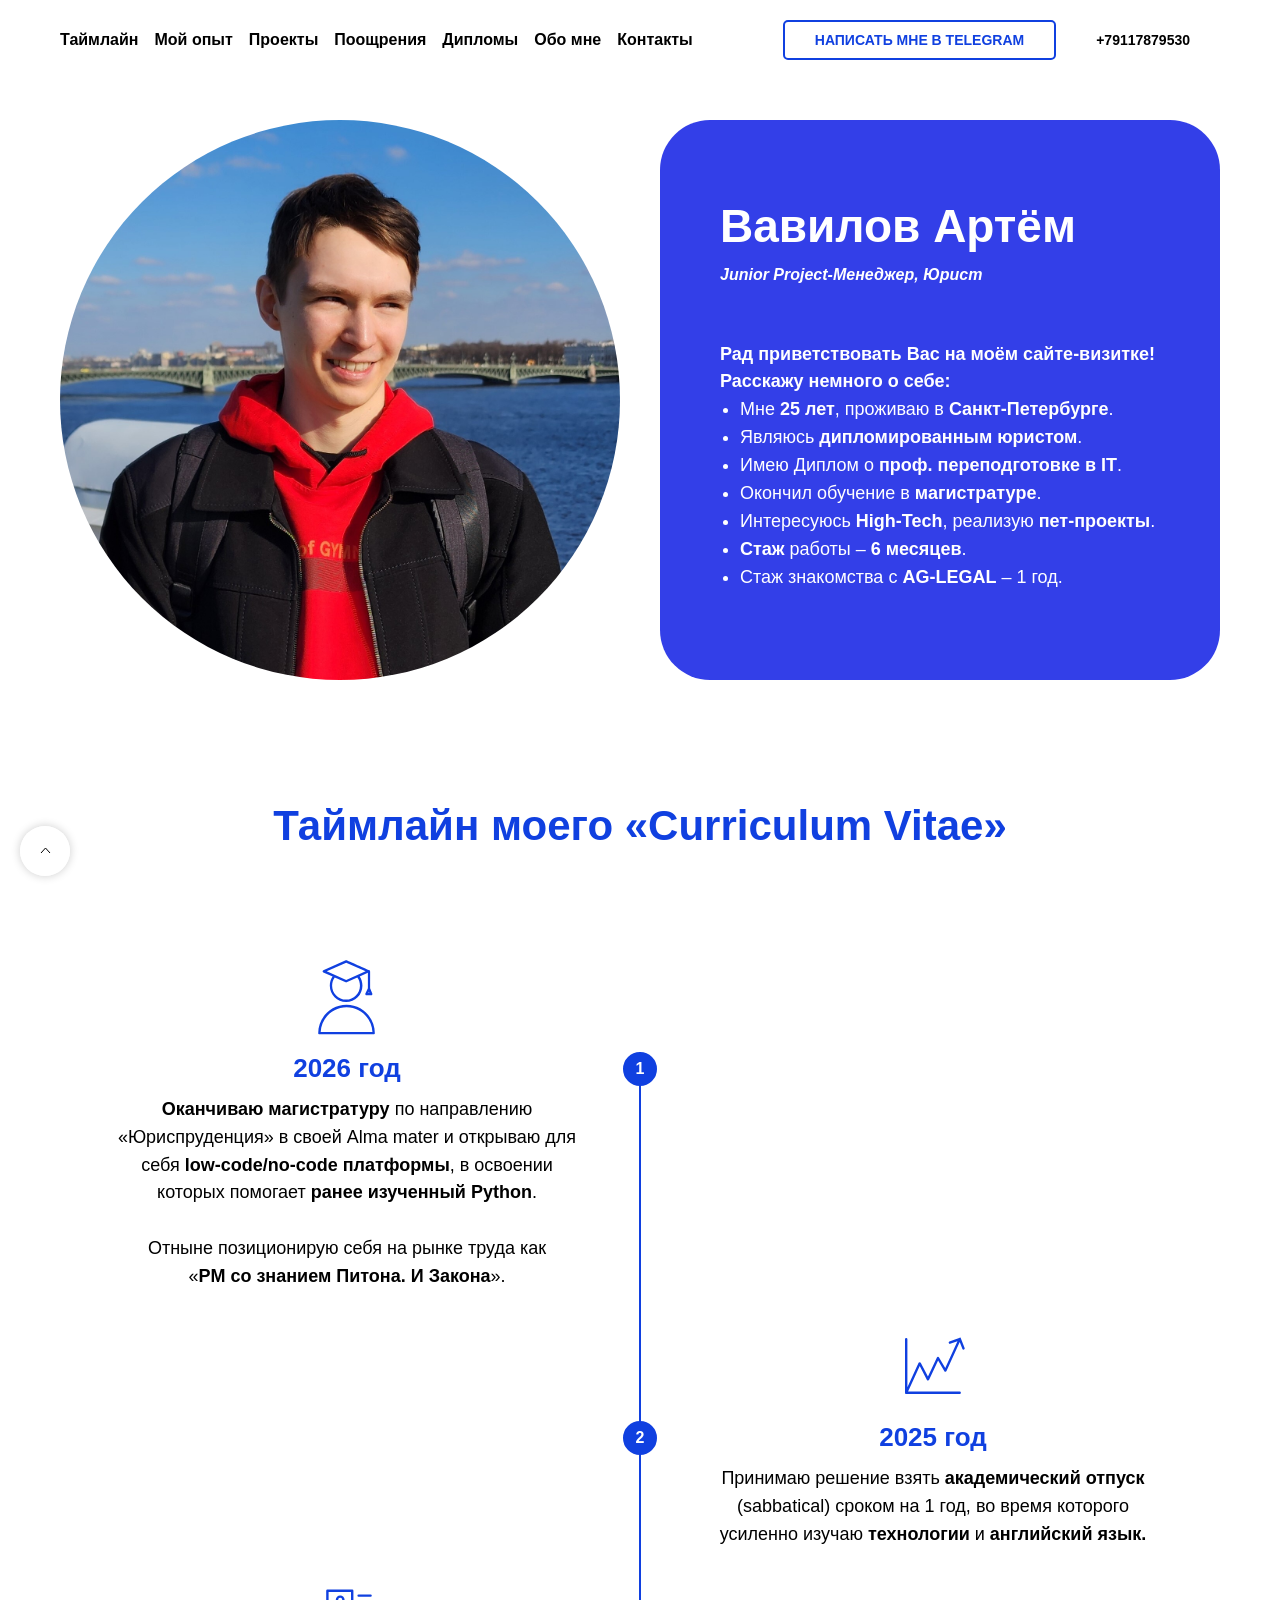
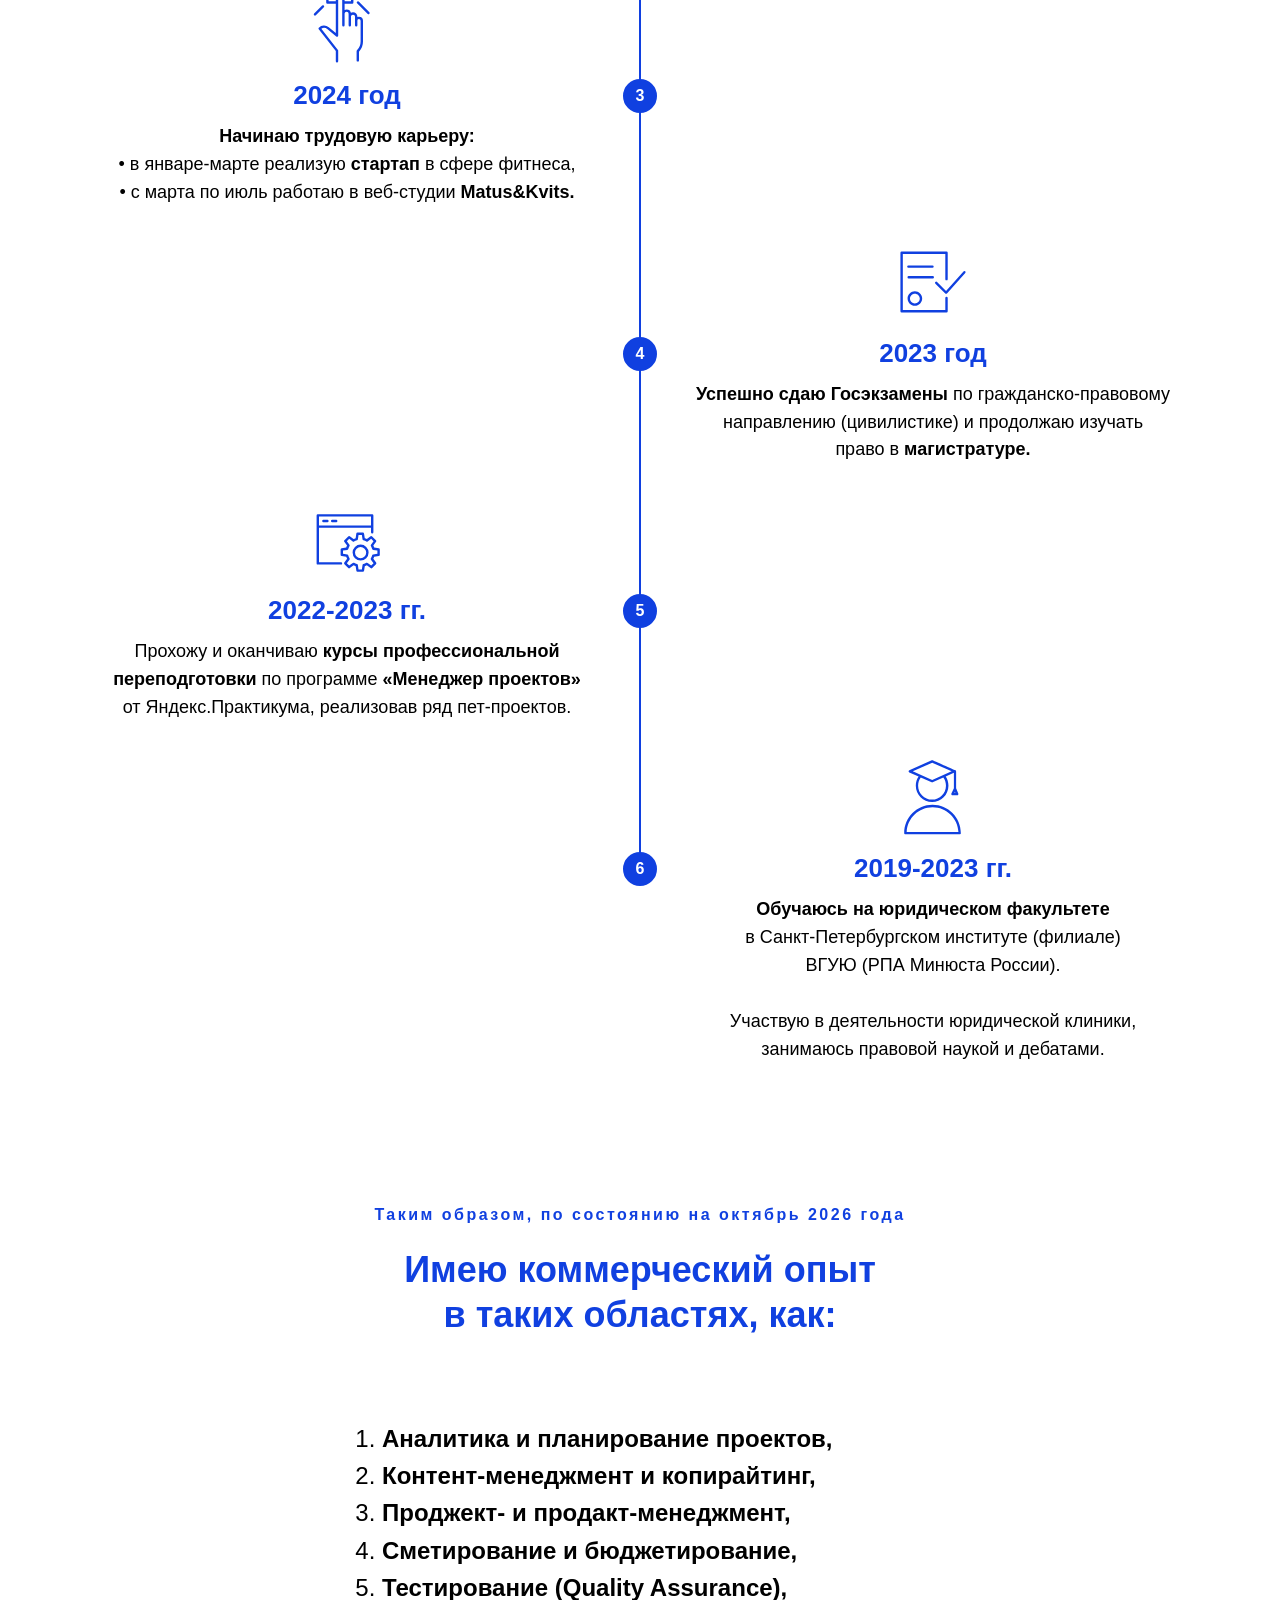
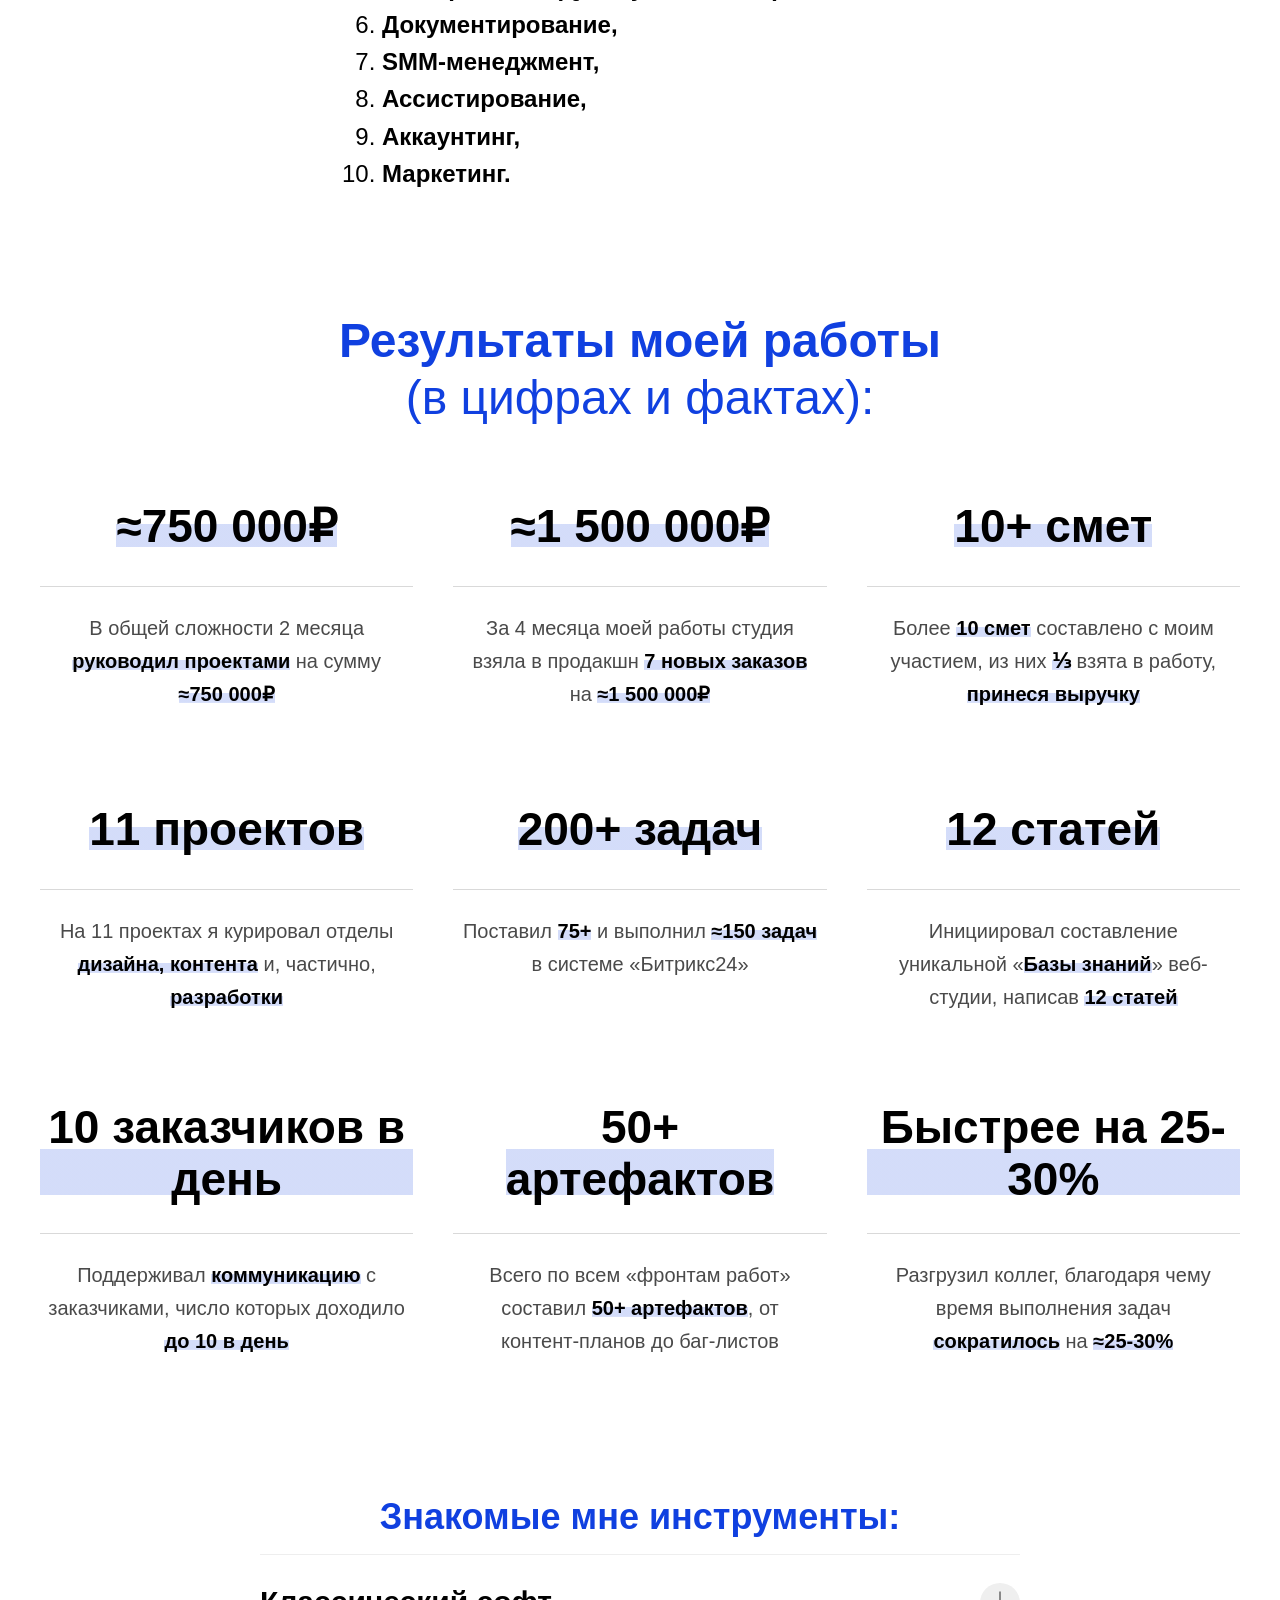
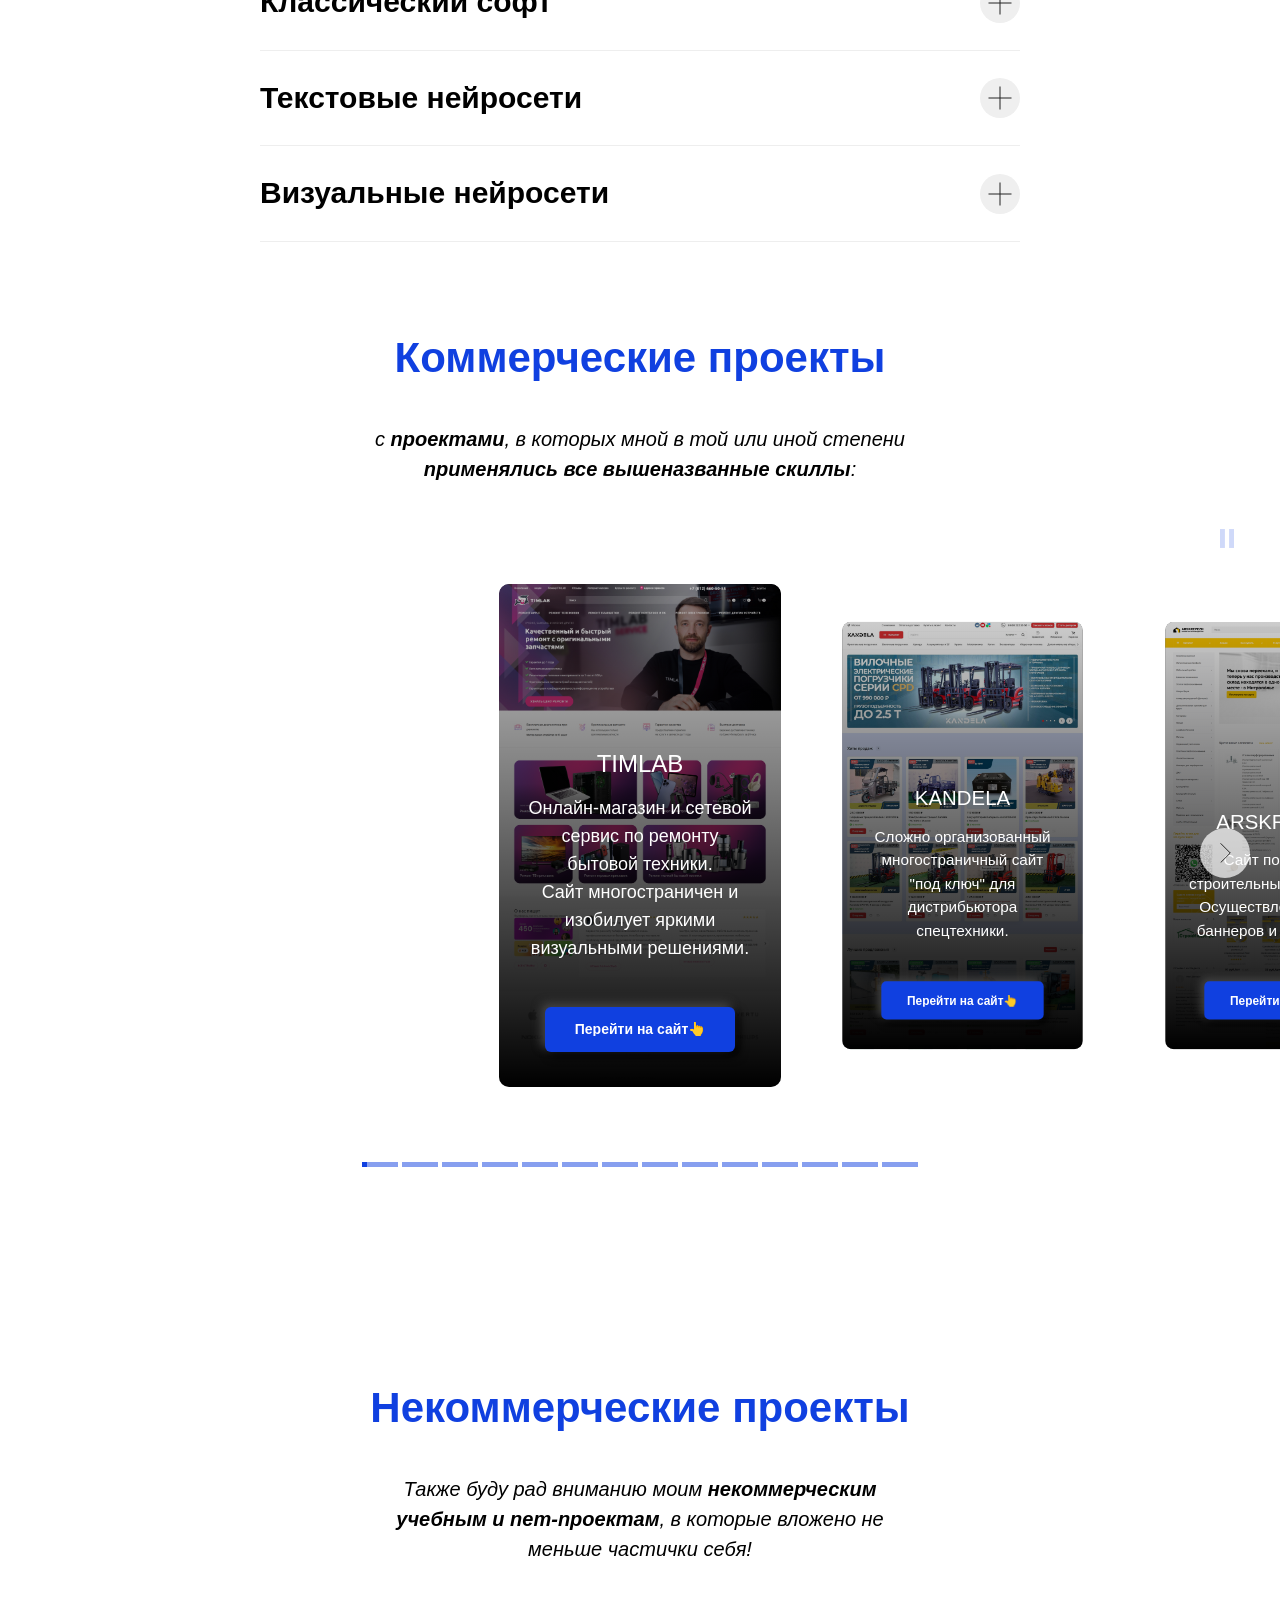
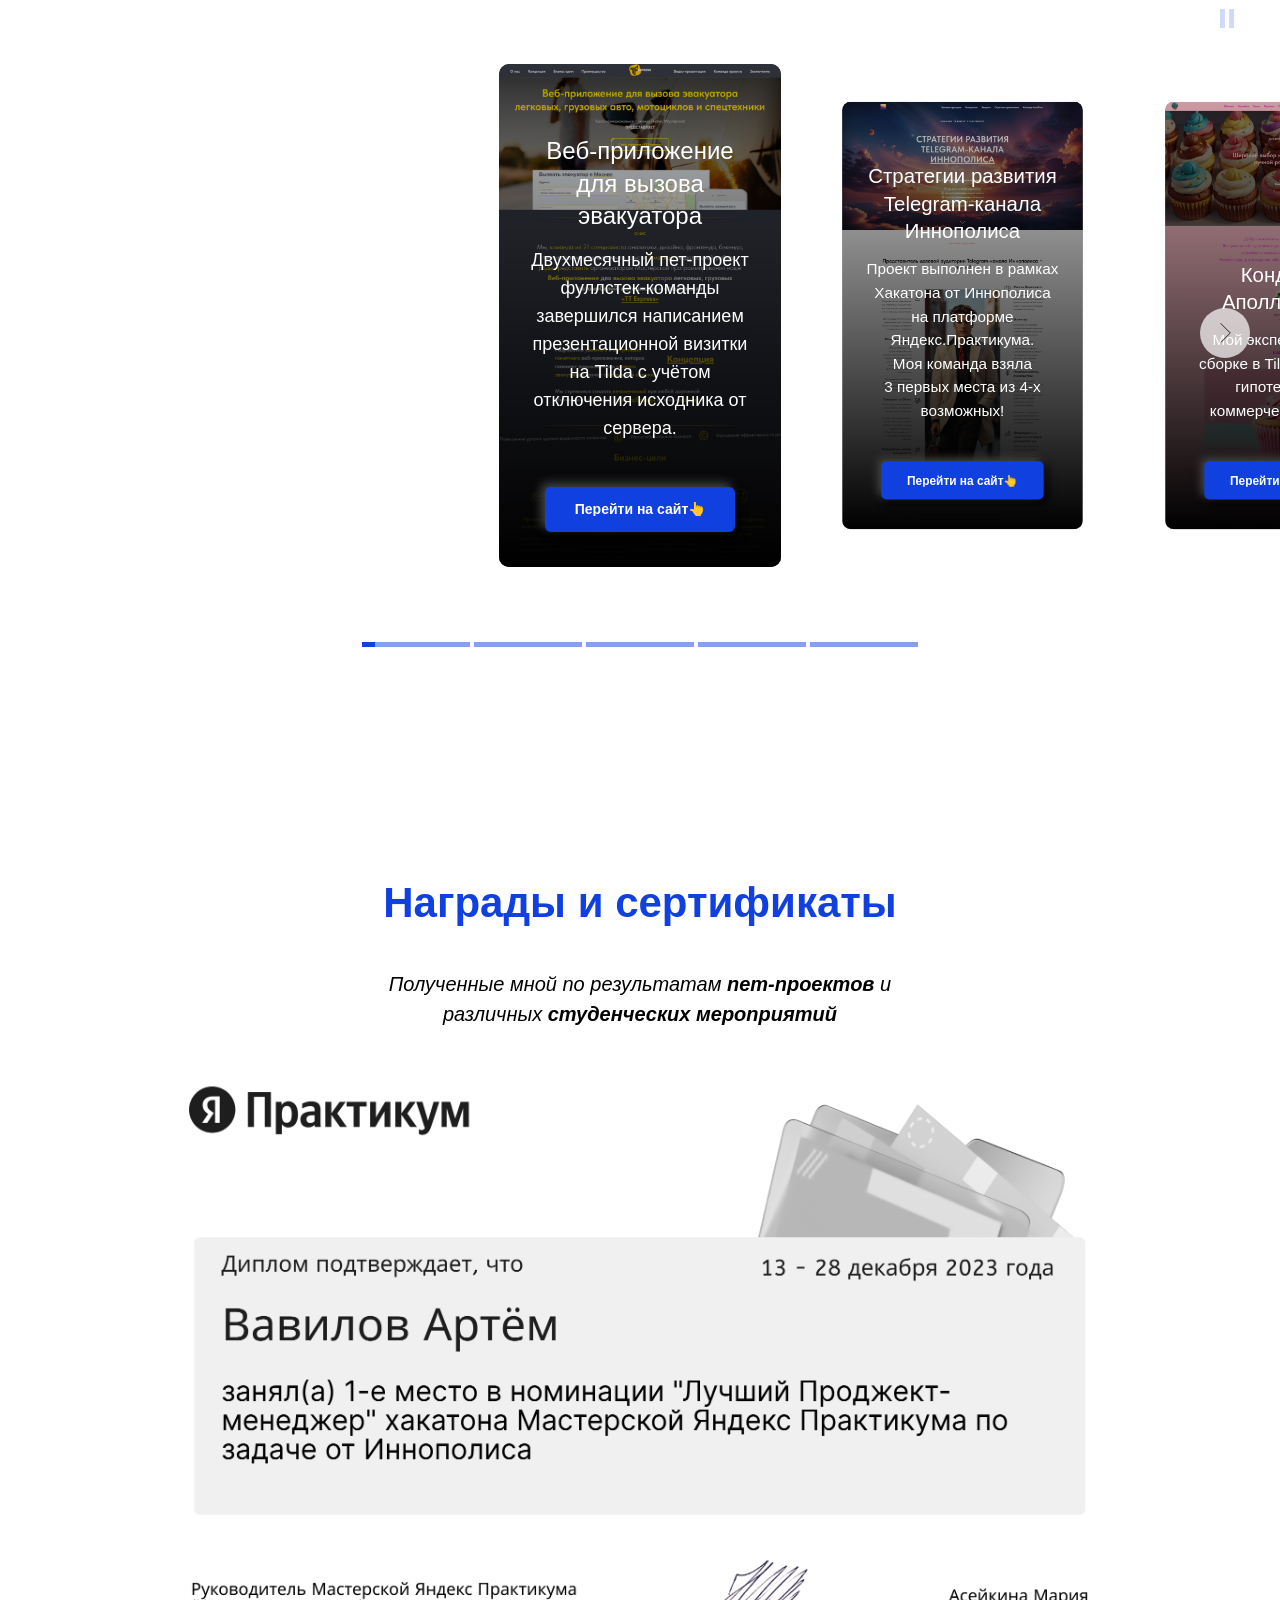
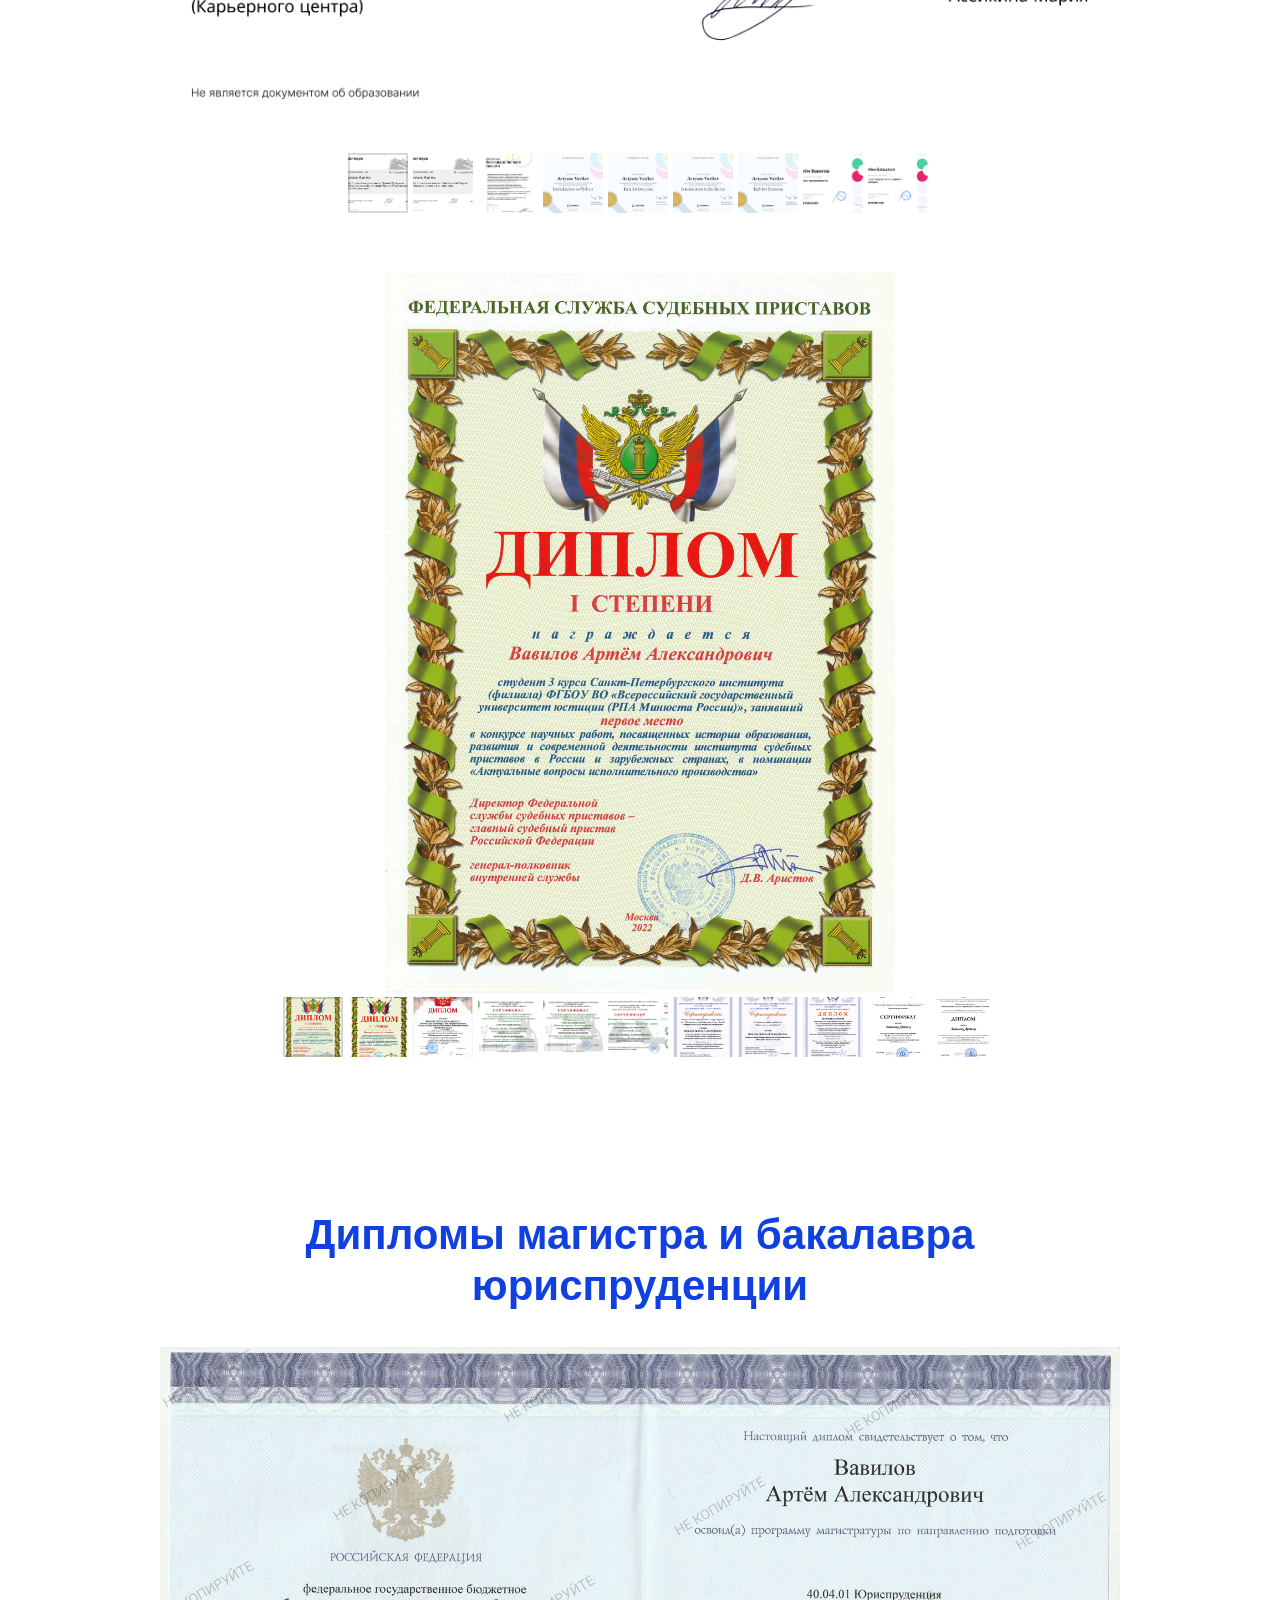
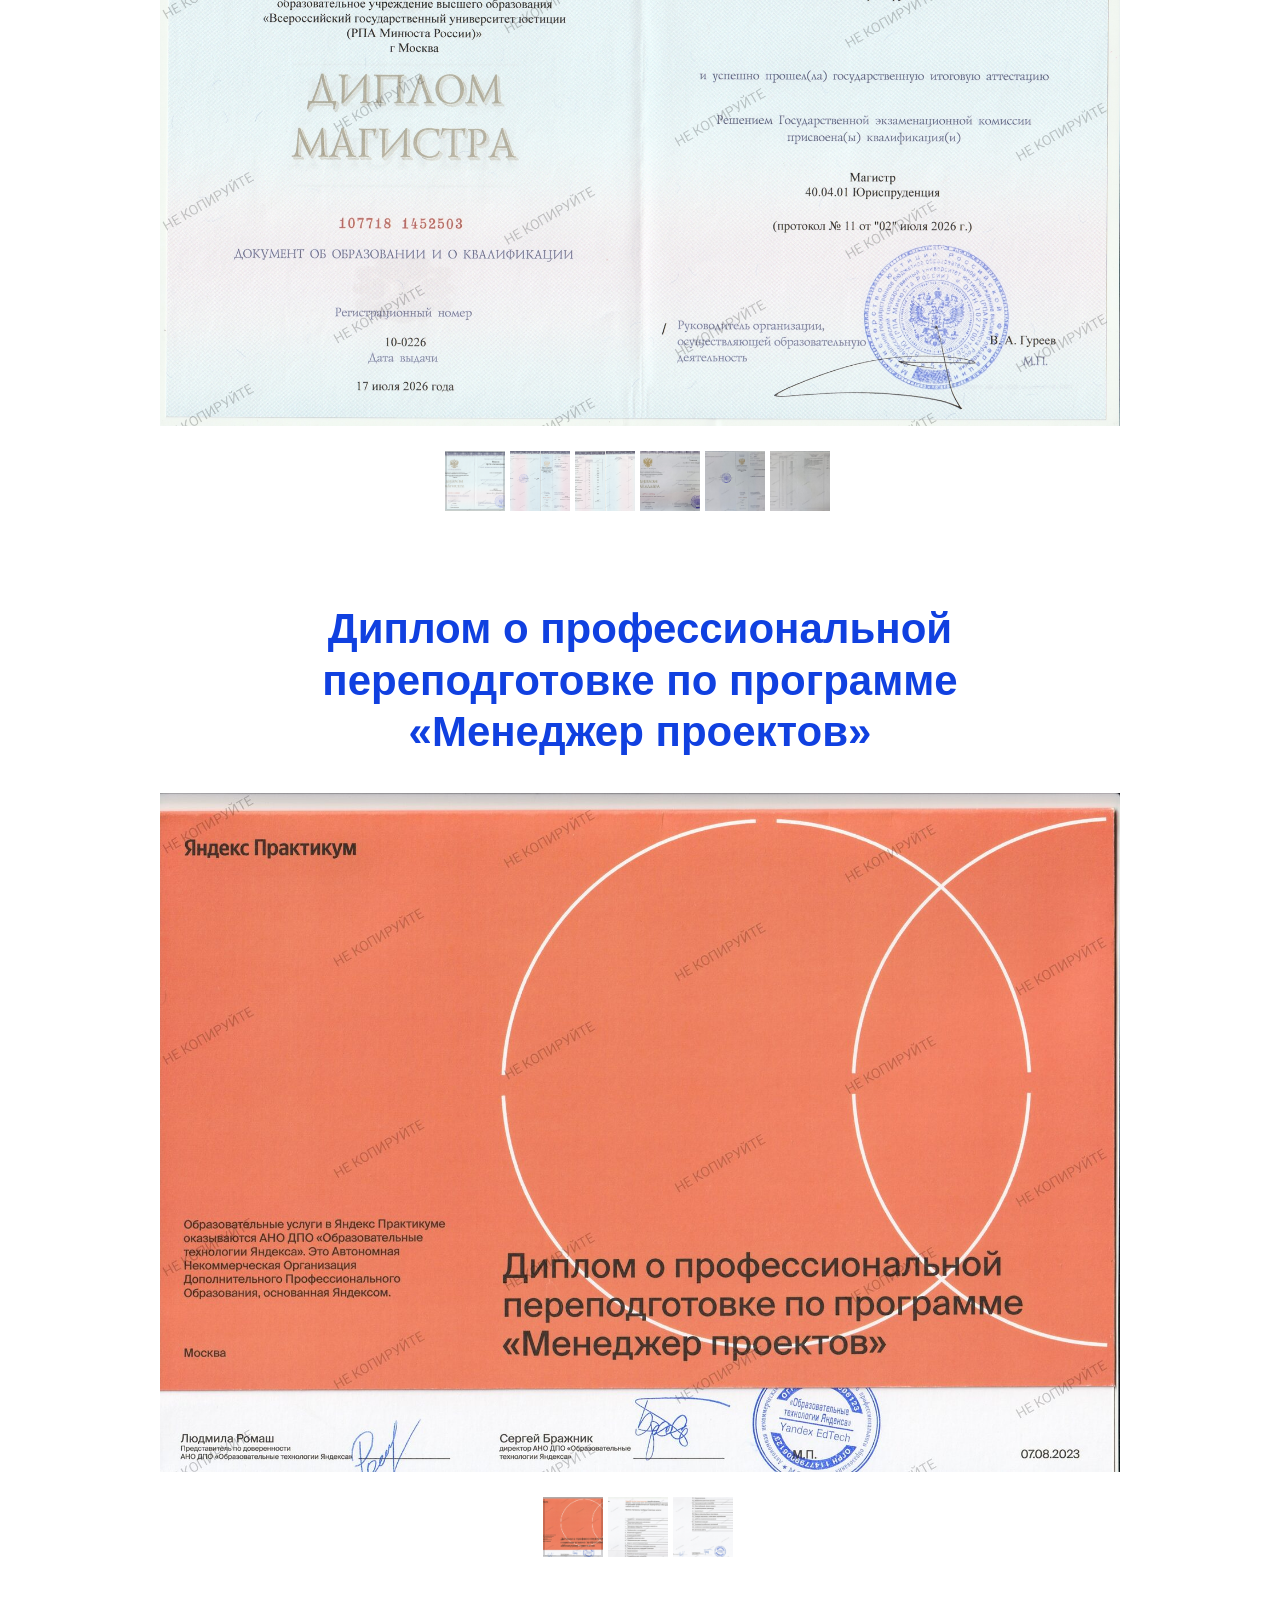
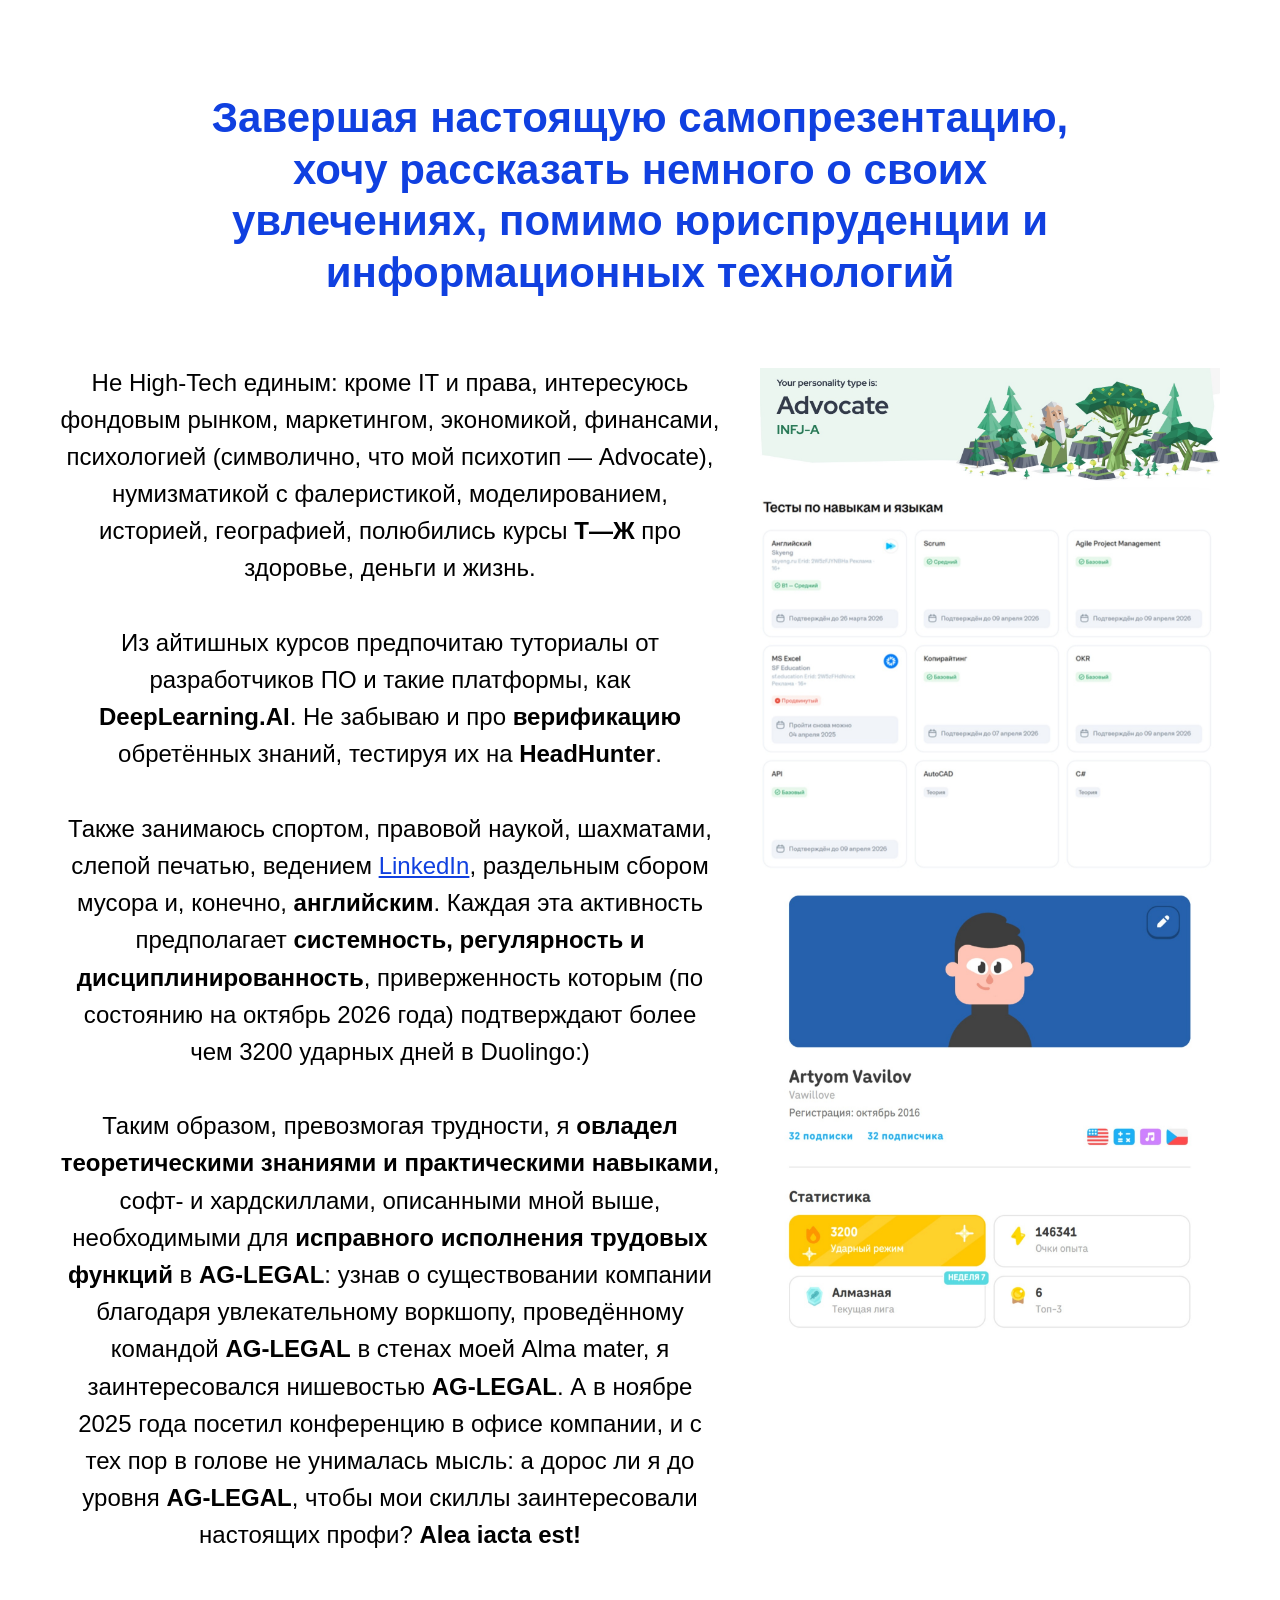
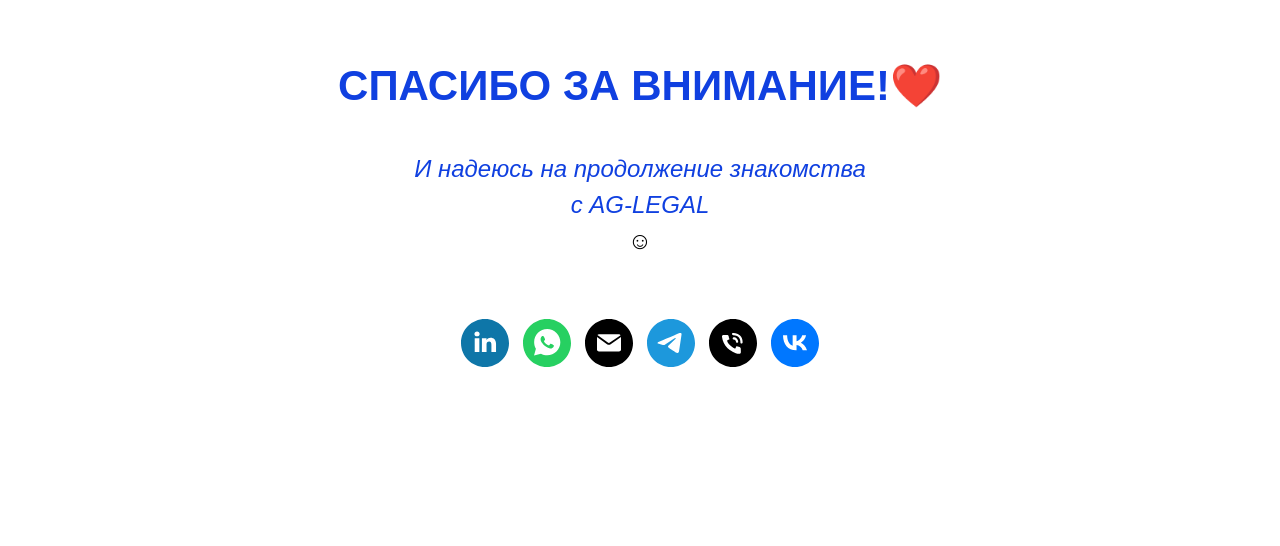
<file: index.html>
<!DOCTYPE html>
<html>

<head>
    <meta charset="utf-8" />
    <meta http-equiv="Content-Type" content="text/html; charset=utf-8" />
    <meta name="viewport" content="width=device-width, initial-scale=1.0" /> <!--metatextblock-->
    <title>Соискатель Вавилов Артём Александрович</title>
    <meta name="description" content="Junior Project-Менеджер, Юрист" />
    <meta property="og:url" content="vc-about-me" />
    <meta property="og:title" content="Соискатель Вавилов Артём Александрович" />
    <meta property="og:description" content="Junior Project-Менеджер, Юрист" />
    <meta property="og:type" content="website" />
    <meta property="og:image"
        content="images/tild6566-6536-4332-b537-613934616336__-__resize__504x__20250329_16043.jpg" />
    <link rel="canonical" href="vc-about-me"> <!--/metatextblock-->
    <meta name="format-detection" content="telephone=no" />
    <meta http-equiv="x-dns-prefetch-control" content="on">
    <link rel="dns-prefetch" href="https://ws.tildacdn.com">
    <link rel="shortcut icon" href="images/tild6634-6130-4462-a432-313566656531__20250329_16043.jpg"
        type="image/x-icon" /> <!-- Assets -->
    <script src="https://neo.tildacdn.com/js/tilda-fallback-1.0.min.js" async charset="utf-8"></script>
    <link rel="stylesheet" href="css/tilda-grid-3.0.min.css" type="text/css" media="all" onerror="this.loaderr='y';" />
    <link rel="stylesheet" href="css/tilda-blocks-page66253789.min.css?t=1743756355" type="text/css" media="all"
        onerror="this.loaderr='y';" />
    <link rel="stylesheet" href="css/tilda-animation-2.0.min.css" type="text/css" media="all"
        onerror="this.loaderr='y';" />
    <link rel="stylesheet" href="css/tilda-slds-1.4.min.css" type="text/css" media="print" onload="this.media='all';"
        onerror="this.loaderr='y';" /> <noscript>
        <link rel="stylesheet" href="css/tilda-slds-1.4.min.css" type="text/css" media="all" />
    </noscript>
    <link rel="stylesheet" href="css/tilda-forms-1.0.min.css" type="text/css" media="all" onerror="this.loaderr='y';" />
    <link rel="stylesheet" href="css/tilda-zoom-2.0.min.css" type="text/css" media="print" onload="this.media='all';"
        onerror="this.loaderr='y';" /> <noscript>
        <link rel="stylesheet" href="css/tilda-zoom-2.0.min.css" type="text/css" media="all" />
    </noscript>
    <link rel="stylesheet" href="css/fonts-tildasans.css" type="text/css" media="all" onerror="this.loaderr='y';" />
    <script nomodule src="js/tilda-polyfill-1.0.min.js" charset="utf-8"></script>
    <script
        type="text/javascript">function t_onReady(func) { if (document.readyState != 'loading') { func(); } else { document.addEventListener('DOMContentLoaded', func); } }
            function t_onFuncLoad(funcName, okFunc, time) { if (typeof window[funcName] === 'function') { okFunc(); } else { setTimeout(function () { t_onFuncLoad(funcName, okFunc, time); }, (time || 100)); } } function t_throttle(fn, threshhold, scope) { return function () { fn.apply(scope || this, arguments); }; }</script>
    <script src="js/tilda-scripts-3.0.min.js" charset="utf-8" defer onerror="this.loaderr='y';"></script>
    <script src="js/tilda-blocks-page66253789.min.js?t=1743756355" charset="utf-8" async
        onerror="this.loaderr='y';"></script>
    <script src="js/lazyload-1.3.min.export.js" charset="utf-8" async onerror="this.loaderr='y';"></script>
    <script src="js/tilda-animation-2.0.min.js" charset="utf-8" async onerror="this.loaderr='y';"></script>
    <script src="js/tilda-menu-1.0.min.js" charset="utf-8" async onerror="this.loaderr='y';"></script>
    <script src="js/tilda-t994-stories-1.0.min.js" charset="utf-8" async onerror="this.loaderr='y';"></script>
    <script src="js/hammer.min.js" charset="utf-8" async onerror="this.loaderr='y';"></script>
    <script src="js/tilda-slds-1.4.min.js" charset="utf-8" async onerror="this.loaderr='y';"></script>
    <script src="js/tilda-zoom-2.0.min.js" charset="utf-8" async onerror="this.loaderr='y';"></script>
    <script src="js/tilda-skiplink-1.0.min.js" charset="utf-8" async onerror="this.loaderr='y';"></script>
    <script src="js/tilda-events-1.0.min.js" charset="utf-8" async onerror="this.loaderr='y';"></script>
    <script type="text/javascript">window.dataLayer = window.dataLayer || [];</script>
    <script type="text/javascript">(function () {
            if ((/bot|google|yandex|baidu|bing|msn|duckduckbot|teoma|slurp|crawler|spider|robot|crawling|facebook/i.test(navigator.userAgent)) === false && typeof (sessionStorage) != 'undefined' && sessionStorage.getItem('visited') !== 'y' && document.visibilityState) {
                var style = document.createElement('style'); style.type = 'text/css'; style.innerHTML = '@media screen and (min-width: 980px) {.t-records {opacity: 0;}.t-records_animated {-webkit-transition: opacity ease-in-out .2s;-moz-transition: opacity ease-in-out .2s;-o-transition: opacity ease-in-out .2s;transition: opacity ease-in-out .2s;}.t-records.t-records_visible {opacity: 1;}}'; document.getElementsByTagName('head')[0].appendChild(style); function t_setvisRecs() { var alr = document.querySelectorAll('.t-records'); Array.prototype.forEach.call(alr, function (el) { el.classList.add("t-records_animated"); }); setTimeout(function () { Array.prototype.forEach.call(alr, function (el) { el.classList.add("t-records_visible"); }); sessionStorage.setItem("visited", "y"); }, 400); }
                document.addEventListener('DOMContentLoaded', t_setvisRecs);
            }
        })();</script>
    <style>
        #rec927688621 .t228__list_item {
            padding: 0 8px !important;
        }

        #rec927688621 .t228__list_item:first-child {
            padding-left: 0 !important;
        }

        #rec927688621 .t228__list_item:last-child {
            padding-right: 0 !important;
        }
    </style>
</head>

<body class="t-body" style="margin:0;"> <!--allrecords-->
    <div id="allrecords" data-tilda-export="yes" class="t-records" data-hook="blocks-collection-content-node"
        data-tilda-project-id="8363625" data-tilda-page-id="66253789" data-tilda-page-alias="vc-about-me"
        data-tilda-formskey="55aed98bd8bb2159a0a2362438363625" data-tilda-cookie="no" data-tilda-lazy="yes"
        data-tilda-root-zone="com">
        <div id="rec929225461" class="r t-rec" style=" " data-animationappear="off" data-record-type="360">
            <!-- T360 -->
            <style>
                .t-records {
                    opacity: 0;
                }

                .t-records_animated {
                    -webkit-transition: opacity ease-in-out .5s;
                    -moz-transition: opacity ease-in-out .5s;
                    -o-transition: opacity ease-in-out .5s;
                    transition: opacity ease-in-out .5s;
                }

                .t-records.t-records_visible,
                .t-records .t-records {
                    opacity: 1;
                }
            </style>
            <script>t_onReady(function () { var allRecords = document.querySelector('.t-records'); window.addEventListener('pageshow', function (event) { if (event.persisted) { allRecords.classList.add('t-records_visible'); } }); var rec = document.querySelector('#rec929225461'); if (!rec) return; rec.setAttribute('data-animationappear', 'off'); rec.style.opacity = '1'; allRecords.classList.add('t-records_animated'); setTimeout(function () { allRecords.classList.add('t-records_visible'); }, 200); });</script>
            <script>t_onReady(function () {
                    var selects = 'button:not(.t-submit):not(.t835__btn_next):not(.t835__btn_prev):not(.t835__btn_result):not(.t862__btn_next):not(.t862__btn_prev):not(.t862__btn_result):not(.t854__news-btn):not(.t862__btn_next),' +
                        'a:not([href*="#"]):not(.carousel-control):not(.t-carousel__control):not(.t807__btn_reply):not([href^="#price"]):not([href^="javascript"]):not([href^="mailto"]):not([href^="tel"]):not([href^="link_sub"]):not(.js-feed-btn-show-more):not(.t367__opener):not([href^="https://www.dropbox.com/"])'; var elements = document.querySelectorAll(selects); Array.prototype.forEach.call(elements, function (element) {
                            if (element.getAttribute('data-menu-submenu-hook')) return; element.addEventListener('click', function (event) {
                                var goTo = this.getAttribute('href'); if (goTo !== null) {
                                    var ctrl = event.ctrlKey; var cmd = event.metaKey && navigator.platform.indexOf('Mac') !== -1; if (!ctrl && !cmd) {
                                        var target = this.getAttribute('target'); if (target !== '_blank') {
                                            event.preventDefault(); var allRecords = document.querySelector('.t-records'); if (allRecords) { allRecords.classList.remove('t-records_visible'); }
                                            setTimeout(function () { window.location = goTo; }, 500);
                                        }
                                    }
                                }
                            });
                        });
                });</script>
            <style>
                .t360__bar {
                    background-color: #030bff;
                }
            </style>
            <script>t_onReady(function () { var isSafari = /Safari/.test(navigator.userAgent) && /Apple Computer/.test(navigator.vendor); if (!isSafari) { document.body.insertAdjacentHTML('beforeend', '<div class="t360__progress"><div class="t360__bar"></div></div>'); setTimeout(function () { var bar = document.querySelector('.t360__bar'); if (bar) bar.classList.add('t360__barprogress'); }, 10); } }); window.addEventListener('load', function () { var bar = document.querySelector('.t360__bar'); if (!bar) return; bar.classList.remove('t360__barprogress'); bar.classList.add('t360__barprogressfinished'); setTimeout(function () { bar.classList.add('t360__barprogresshidden'); }, 20); setTimeout(function () { var progress = document.querySelector('.t360__progress'); if (progress) progress.style.display = 'none'; }, 500); });</script>
        </div>
        <div id="rec929457296" class="r t-rec" style=" " data-animationappear="off" data-record-type="602">
            <!-- T602 -->
            <div class="t602">
                <div class="t602__indicator" style="background:#1040e0;"></div>
            </div>
            <script>t_onReady(function () { t_onFuncLoad('t602_init', function () { t602_init('929457296'); }); });</script>
        </div>
        <div id="rec927688621" class="r t-rec" style=" " data-animationappear="off" data-record-type="257">
            <!-- T228 -->
            <div id="nav927688621marker"></div>
            <div class="tmenu-mobile">
                <div class="tmenu-mobile__container">
                    <div class="tmenu-mobile__text t-name t-name_md" field="menu_mob_title">&nbsp;</div> <button
                        type="button" class="t-menuburger t-menuburger_first " aria-label="Навигационное меню"
                        aria-expanded="false"> <span style="background-color:#1040e0;"></span> <span
                            style="background-color:#1040e0;"></span> <span style="background-color:#1040e0;"></span>
                        <span style="background-color:#1040e0;"></span> </button>
                    <script>function t_menuburger_init(recid) {
                            var rec = document.querySelector('#rec' + recid); if (!rec) return; var burger = rec.querySelector('.t-menuburger'); if (!burger) return; var isSecondStyle = burger.classList.contains('t-menuburger_second'); if (isSecondStyle && !window.isMobile && !('ontouchend' in document)) { burger.addEventListener('mouseenter', function () { if (burger.classList.contains('t-menuburger-opened')) return; burger.classList.remove('t-menuburger-unhovered'); burger.classList.add('t-menuburger-hovered'); }); burger.addEventListener('mouseleave', function () { if (burger.classList.contains('t-menuburger-opened')) return; burger.classList.remove('t-menuburger-hovered'); burger.classList.add('t-menuburger-unhovered'); setTimeout(function () { burger.classList.remove('t-menuburger-unhovered'); }, 300); }); }
                            burger.addEventListener('click', function () { if (!burger.closest('.tmenu-mobile') && !burger.closest('.t450__burger_container') && !burger.closest('.t466__container') && !burger.closest('.t204__burger') && !burger.closest('.t199__js__menu-toggler')) { burger.classList.toggle('t-menuburger-opened'); burger.classList.remove('t-menuburger-unhovered'); } }); var menu = rec.querySelector('[data-menu="yes"]'); if (!menu) return; var menuLinks = menu.querySelectorAll('.t-menu__link-item'); var submenuClassList = ['t978__menu-link_hook', 't978__tm-link', 't966__tm-link', 't794__tm-link', 't-menusub__target-link']; Array.prototype.forEach.call(menuLinks, function (link) { link.addEventListener('click', function () { var isSubmenuHook = submenuClassList.some(function (submenuClass) { return link.classList.contains(submenuClass); }); if (isSubmenuHook) return; burger.classList.remove('t-menuburger-opened'); }); }); menu.addEventListener('clickedAnchorInTooltipMenu', function () { burger.classList.remove('t-menuburger-opened'); });
                        }
                        t_onReady(function () { t_onFuncLoad('t_menuburger_init', function () { t_menuburger_init('927688621'); }); });</script>
                    <style>
                        .t-menuburger {
                            position: relative;
                            flex-shrink: 0;
                            width: 28px;
                            height: 20px;
                            padding: 0;
                            border: none;
                            background-color: transparent;
                            outline: none;
                            -webkit-transform: rotate(0deg);
                            transform: rotate(0deg);
                            transition: transform .5s ease-in-out;
                            cursor: pointer;
                            z-index: 999;
                        }

                        .t-menuburger span {
                            display: block;
                            position: absolute;
                            width: 100%;
                            opacity: 1;
                            left: 0;
                            -webkit-transform: rotate(0deg);
                            transform: rotate(0deg);
                            transition: .25s ease-in-out;
                            height: 3px;
                            background-color: #000;
                        }

                        .t-menuburger span:nth-child(1) {
                            top: 0px;
                        }

                        .t-menuburger span:nth-child(2),
                        .t-menuburger span:nth-child(3) {
                            top: 8px;
                        }

                        .t-menuburger span:nth-child(4) {
                            top: 16px;
                        }

                        .t-menuburger__big {
                            width: 42px;
                            height: 32px;
                        }

                        .t-menuburger__big span {
                            height: 5px;
                        }

                        .t-menuburger__big span:nth-child(2),
                        .t-menuburger__big span:nth-child(3) {
                            top: 13px;
                        }

                        .t-menuburger__big span:nth-child(4) {
                            top: 26px;
                        }

                        .t-menuburger__small {
                            width: 22px;
                            height: 14px;
                        }

                        .t-menuburger__small span {
                            height: 2px;
                        }

                        .t-menuburger__small span:nth-child(2),
                        .t-menuburger__small span:nth-child(3) {
                            top: 6px;
                        }

                        .t-menuburger__small span:nth-child(4) {
                            top: 12px;
                        }

                        .t-menuburger-opened span:nth-child(1) {
                            top: 8px;
                            width: 0%;
                            left: 50%;
                        }

                        .t-menuburger-opened span:nth-child(2) {
                            -webkit-transform: rotate(45deg);
                            transform: rotate(45deg);
                        }

                        .t-menuburger-opened span:nth-child(3) {
                            -webkit-transform: rotate(-45deg);
                            transform: rotate(-45deg);
                        }

                        .t-menuburger-opened span:nth-child(4) {
                            top: 8px;
                            width: 0%;
                            left: 50%;
                        }

                        .t-menuburger-opened.t-menuburger__big span:nth-child(1) {
                            top: 6px;
                        }

                        .t-menuburger-opened.t-menuburger__big span:nth-child(4) {
                            top: 18px;
                        }

                        .t-menuburger-opened.t-menuburger__small span:nth-child(1),
                        .t-menuburger-opened.t-menuburger__small span:nth-child(4) {
                            top: 6px;
                        }

                        @media (hover),
                        (min-width:0\0) {
                            .t-menuburger_first:hover span:nth-child(1) {
                                transform: translateY(1px);
                            }

                            .t-menuburger_first:hover span:nth-child(4) {
                                transform: translateY(-1px);
                            }

                            .t-menuburger_first.t-menuburger__big:hover span:nth-child(1) {
                                transform: translateY(3px);
                            }

                            .t-menuburger_first.t-menuburger__big:hover span:nth-child(4) {
                                transform: translateY(-3px);
                            }
                        }

                        .t-menuburger_second span:nth-child(2),
                        .t-menuburger_second span:nth-child(3) {
                            width: 80%;
                            left: 20%;
                            right: 0;
                        }

                        @media (hover),
                        (min-width:0\0) {

                            .t-menuburger_second.t-menuburger-hovered span:nth-child(2),
                            .t-menuburger_second.t-menuburger-hovered span:nth-child(3) {
                                animation: t-menuburger-anim 0.3s ease-out normal forwards;
                            }

                            .t-menuburger_second.t-menuburger-unhovered span:nth-child(2),
                            .t-menuburger_second.t-menuburger-unhovered span:nth-child(3) {
                                animation: t-menuburger-anim2 0.3s ease-out normal forwards;
                            }
                        }

                        .t-menuburger_second.t-menuburger-opened span:nth-child(2),
                        .t-menuburger_second.t-menuburger-opened span:nth-child(3) {
                            left: 0;
                            right: 0;
                            width: 100% !important;
                        }

                        .t-menuburger_third span:nth-child(4) {
                            width: 70%;
                            left: unset;
                            right: 0;
                        }

                        @media (hover),
                        (min-width:0\0) {
                            .t-menuburger_third:not(.t-menuburger-opened):hover span:nth-child(4) {
                                width: 100%;
                            }
                        }

                        .t-menuburger_third.t-menuburger-opened span:nth-child(4) {
                            width: 0 !important;
                            right: 50%;
                        }

                        .t-menuburger_fourth {
                            height: 12px;
                        }

                        .t-menuburger_fourth.t-menuburger__small {
                            height: 8px;
                        }

                        .t-menuburger_fourth.t-menuburger__big {
                            height: 18px;
                        }

                        .t-menuburger_fourth span:nth-child(2),
                        .t-menuburger_fourth span:nth-child(3) {
                            top: 4px;
                            opacity: 0;
                        }

                        .t-menuburger_fourth span:nth-child(4) {
                            top: 8px;
                        }

                        .t-menuburger_fourth.t-menuburger__small span:nth-child(2),
                        .t-menuburger_fourth.t-menuburger__small span:nth-child(3) {
                            top: 3px;
                        }

                        .t-menuburger_fourth.t-menuburger__small span:nth-child(4) {
                            top: 6px;
                        }

                        .t-menuburger_fourth.t-menuburger__small span:nth-child(2),
                        .t-menuburger_fourth.t-menuburger__small span:nth-child(3) {
                            top: 3px;
                        }

                        .t-menuburger_fourth.t-menuburger__small span:nth-child(4) {
                            top: 6px;
                        }

                        .t-menuburger_fourth.t-menuburger__big span:nth-child(2),
                        .t-menuburger_fourth.t-menuburger__big span:nth-child(3) {
                            top: 6px;
                        }

                        .t-menuburger_fourth.t-menuburger__big span:nth-child(4) {
                            top: 12px;
                        }

                        @media (hover),
                        (min-width:0\0) {
                            .t-menuburger_fourth:not(.t-menuburger-opened):hover span:nth-child(1) {
                                transform: translateY(1px);
                            }

                            .t-menuburger_fourth:not(.t-menuburger-opened):hover span:nth-child(4) {
                                transform: translateY(-1px);
                            }

                            .t-menuburger_fourth.t-menuburger__big:not(.t-menuburger-opened):hover span:nth-child(1) {
                                transform: translateY(3px);
                            }

                            .t-menuburger_fourth.t-menuburger__big:not(.t-menuburger-opened):hover span:nth-child(4) {
                                transform: translateY(-3px);
                            }
                        }

                        .t-menuburger_fourth.t-menuburger-opened span:nth-child(1),
                        .t-menuburger_fourth.t-menuburger-opened span:nth-child(4) {
                            top: 4px;
                        }

                        .t-menuburger_fourth.t-menuburger-opened span:nth-child(2),
                        .t-menuburger_fourth.t-menuburger-opened span:nth-child(3) {
                            opacity: 1;
                        }

                        @keyframes t-menuburger-anim {
                            0% {
                                width: 80%;
                                left: 20%;
                                right: 0;
                            }

                            50% {
                                width: 100%;
                                left: 0;
                                right: 0;
                            }

                            100% {
                                width: 80%;
                                left: 0;
                                right: 20%;
                            }
                        }

                        @keyframes t-menuburger-anim2 {
                            0% {
                                width: 80%;
                                left: 0;
                            }

                            50% {
                                width: 100%;
                                right: 0;
                                left: 0;
                            }

                            100% {
                                width: 80%;
                                left: 20%;
                                right: 0;
                            }
                        }
                    </style>
                </div>
            </div>
            <style>
                .tmenu-mobile {
                    background-color: #111;
                    display: none;
                    width: 100%;
                    top: 0;
                    z-index: 990;
                }

                .tmenu-mobile_positionfixed {
                    position: fixed;
                }

                .tmenu-mobile__text {
                    color: #fff;
                }

                .tmenu-mobile__container {
                    min-height: 64px;
                    padding: 20px;
                    position: relative;
                    box-sizing: border-box;
                    display: -webkit-flex;
                    display: -ms-flexbox;
                    display: flex;
                    -webkit-align-items: center;
                    -ms-flex-align: center;
                    align-items: center;
                    -webkit-justify-content: space-between;
                    -ms-flex-pack: justify;
                    justify-content: space-between;
                }

                .tmenu-mobile__list {
                    display: block;
                }

                .tmenu-mobile__burgerlogo {
                    display: inline-block;
                    font-size: 24px;
                    font-weight: 400;
                    white-space: nowrap;
                    vertical-align: middle;
                }

                .tmenu-mobile__imglogo {
                    height: auto;
                    display: block;
                    max-width: 300px !important;
                    box-sizing: border-box;
                    padding: 0;
                    margin: 0 auto;
                }

                @media screen and (max-width:980px) {
                    .tmenu-mobile__menucontent_hidden {
                        display: none;
                        height: 100%;
                    }

                    .tmenu-mobile {
                        display: block;
                    }
                }

                @media screen and (max-width:980px) {
                    #rec927688621 .tmenu-mobile {
                        background-color: #ffffff;
                    }

                    #rec927688621 .t-menuburger {
                        -webkit-order: 1;
                        -ms-flex-order: 1;
                        order: 1;
                    }
                }
            </style>
            <style>
                #rec927688621 .tmenu-mobile__burgerlogo a {
                    color: #000000;
                }
            </style>
            <style>
                #rec927688621 .tmenu-mobile__burgerlogo__title {
                    color: #000000;
                }
            </style>
            <div id="nav927688621" class="t228 tmenu-mobile__menucontent_hidden"
                style="background-color: rgba(255,255,255,1); " data-bgcolor-hex="#ffffff"
                data-bgcolor-rgba="rgba(255,255,255,1)" data-navmarker="nav927688621marker" data-appearoffset="500px"
                data-bgopacity-two="" data-menushadow="" data-menushadow-css="0px 1px 3px rgba(0,0,0,0)"
                data-bgopacity="1" data-menu-items-align="left" data-menu="yes">
                <div class="t228__maincontainer t228__c12collumns" style="">
                    <div class="t228__padding40px"></div>
                    <div class="t228__leftside"> </div>
                    <div class="t228__centerside t228__menualign_left">
                        <nav class="t228__centercontainer">
                            <ul role="list" class="t228__list t-menu__list">
                                <li class="t228__list_item" style="padding:0 15px 0 0;"> <a class="t-menu__link-item"
                                        href="#rec927788271" data-menu-submenu-hook="" data-menu-item-number="1">
                                        Таймлайн
                                    </a> </li>
                                <li class="t228__list_item" style="padding:0 15px;"> <a class="t-menu__link-item"
                                        href="#rec929373266" data-menu-submenu-hook="" data-menu-item-number="2">
                                        Мой опыт
                                    </a> </li>
                                <li class="t228__list_item" style="padding:0 15px;"> <a class="t-menu__link-item"
                                        href="#rec927943231" data-menu-submenu-hook="" data-menu-item-number="3">
                                        Проекты
                                    </a> </li>
                                <li class="t228__list_item" style="padding:0 15px;"> <a class="t-menu__link-item"
                                        href="#rec928361361" data-menu-submenu-hook="" data-menu-item-number="4">
                                        Поощрения
                                    </a> </li>
                                <li class="t228__list_item" style="padding:0 15px;"> <a class="t-menu__link-item"
                                        href="#rec928420041" data-menu-submenu-hook="" data-menu-item-number="5">
                                        Дипломы
                                    </a> </li>
                                <li class="t228__list_item" style="padding:0 15px;"> <a class="t-menu__link-item"
                                        href="#rec929120541" data-menu-submenu-hook="" data-menu-item-number="6">
                                        Обо мне
                                    </a> </li>
                                <li class="t228__list_item" style="padding:0 0 0 15px;"> <a class="t-menu__link-item"
                                        href="#rec929194171" data-menu-submenu-hook="" data-menu-item-number="7">
                                        Контакты
                                    </a> </li>
                            </ul>
                        </nav>
                    </div>
                    <div class="t228__rightside">
                        <div class="t228__rightcontainer">
                            <div class="t228__right_buttons">
                                <div class="t228__right_buttons_wrap">
                                    <div class="t228__right_buttons_but"> <a href="https://t.me/vawillove"
                                            target="_blank" class="t-btn t-btn_md "
                                            style="color:#1040e0;border:2px solid #1040e0;border-radius:5px; -moz-border-radius:5px; -webkit-border-radius:5px;font-weight:600;text-transform:uppercase;"
                                            data-buttonfieldset="button">
                                            Написать мне в Telegram
                                        </a> </div>
                                    <div class="t228__right_buttons_but"> <a href="" target="_blank"
                                            class="t-btn t-btn_md "
                                            style="border-radius:5px; -moz-border-radius:5px; -webkit-border-radius:5px;font-weight:600;text-transform:uppercase;"
                                            data-buttonfieldset="button2">
                                            +79117879530
                                        </a> </div>
                                </div>
                            </div>
                        </div>
                    </div>
                    <div class="t228__padding40px"></div>
                </div>
            </div>
            <style>
                @media screen and (max-width:980px) {
                    #rec927688621 .t228 {
                        position: static;
                    }
                }
            </style>
            <script>window.addEventListener('resize', t_throttle(function () { t_onFuncLoad('t_menu__setBGcolor', function () { t_menu__setBGcolor('927688621', '.t228'); }); })); t_onReady(function () { t_onFuncLoad('t_menu__highlightActiveLinks', function () { t_menu__highlightActiveLinks('.t228__list_item a'); }); t_onFuncLoad('t_menu__findAnchorLinks', function () { t_menu__findAnchorLinks('927688621', '.t228__list_item a'); }); t_onFuncLoad('t228__init', function () { t228__init('927688621'); }); t_onFuncLoad('t_menu__setBGcolor', function () { t_menu__setBGcolor('927688621', '.t228'); }); t_onFuncLoad('t_menu__interactFromKeyboard', function () { t_menu__interactFromKeyboard('927688621'); }); t_onFuncLoad('t_menu__createMobileMenu', function () { t_menu__createMobileMenu('927688621', '.t228'); }); });</script>
            <!--[if IE 8]> <style>#rec927688621 .t228{filter:progid:DXImageTransform.Microsoft.gradient(startColorStr='#D9ffffff',endColorstr='#D9ffffff');}</style> <![endif]-->
            <style>
                #rec927688621 .t-menu__link-item {
                    -webkit-transition: color 0.3s ease-in-out, opacity 0.3s ease-in-out;
                    transition: color 0.3s ease-in-out, opacity 0.3s ease-in-out;
                }

                #rec927688621 .t-menu__link-item.t-active:not(.t978__menu-link) {
                    color: #1040e0 !important;
                    font-weight: 700 !important;
                }

                #rec927688621 .t-menu__link-item:not(.t-active):not(.tooltipstered):hover {
                    color: #1040e0 !important;
                }

                #rec927688621 .t-menu__link-item:not(.t-active):not(.tooltipstered):focus-visible {
                    color: #1040e0 !important;
                }

                @supports (overflow:-webkit-marquee) and (justify-content:inherit) {

                    #rec927688621 .t-menu__link-item,
                    #rec927688621 .t-menu__link-item.t-active {
                        opacity: 1 !important;
                    }
                }
            </style>
            <style>
                #rec927688621 .t228__leftcontainer a {
                    color: #000000;
                }

                #rec927688621 a.t-menu__link-item {
                    color: #000000;
                    font-weight: 600;
                }

                #rec927688621 .t228__right_langs_lang a {
                    color: #000000;
                    font-weight: 600;
                }

                #rec927688621 .t228__right_descr {
                    font-size: 18px;
                    color: #000000;
                }
            </style>
            <style>
                #rec927688621 .t228__logo {
                    color: #000000;
                }
            </style>
            <style>
                #rec927688621 .t228 {
                    box-shadow: 0px 1px 3px rgba(0, 0, 0, 0);
                }
            </style>
        </div>
        <div id="rec930293921" class="r t-rec t-rec_pt_120 t-rec_pb_60" style="padding-top:120px;padding-bottom:60px; "
            data-record-type="545"> <!-- T545 -->
            <div style="width: 0; height: 0; overflow: hidden;">
                <div class="t545__sizer t-col t-col_6" data-auto-correct-mobile-width="false" style="height:560px;">
                </div>
            </div>
            <div class="t545">
                <div class="t-container" data-height="560">
                    <div class="t545__top t545__col t-col t-col_6 ">
                        <div class="t545__blockimg t-bgimg"
                            data-original="images/tild6566-6536-4332-b537-613934616336__20250329_16043.jpg"
                            bgimgfield="img"
                            style="background-image:url('images/tild6566-6536-4332-b537-613934616336__-__resizeb__20x__20250329_16043.jpg'); height:560px;"
                            itemscope itemtype="http://schema.org/ImageObject">
                            <meta itemprop="image"
                                content="images/tild6566-6536-4332-b537-613934616336__20250329_16043.jpg">
                        </div>
                    </div>
                    <div class="t-col t545__col t-col_6 ">
                        <div class="t545__textwrapper t-align_left" style="background-color: #333fe8;">
                            <div class="t545__content t-valign_middle">
                                <div class="t545__box">
                                    <div class="t545__title t-heading t-heading_xs t-animate"
                                        data-animate-style="fadeindown" data-animate-group="yes" data-animate-order="1"
                                        field="title">
                                        <div style="font-size: 46px;" data-customstyle="yes">Вавилов Артём</div>
                                    </div>
                                    <div class="t545__descr t-descr t-descr_xs t-animate"
                                        data-animate-style="fadeindown" data-animate-group="yes" data-animate-order="2"
                                        data-animate-delay="0.3" field="descr"><strong><em>Junior Project-Менеджер,
                                                Юрист</em></strong><br /><br /></div>
                                    <div class="t545__text t-text t-text_sm t-animate" data-animate-style="fadeindown"
                                        data-animate-group="yes" data-animate-order="3" data-animate-delay="0.5"
                                        field="text"><strong>Рад приветствовать Вас на моём
                                            сайте-визитке!</strong><br /><strong>Расскажу немного о себе:</strong><br />
                                        <ul>
                                            <li data-list="bullet">Мне <strong>25 лет</strong>, проживаю в
                                                <strong>Санкт-Петербурге</strong>.
                                            </li>
                                            <li data-list="bullet">Являюсь <strong>дипломированным юристом</strong>.
                                            </li>
                                            <li data-list="bullet">Имею Диплом о <strong>проф. переподготовке в
                                                    IT</strong>.</li>
                                            <li data-list="bullet">Окончил обучение в <strong>магистратуре</strong>.
                                            </li>
                                            <li data-list="bullet">Интересуюсь <strong>High-Tech</strong>, реализую
                                                <strong>пет-проекты</strong>.
                                            </li>
                                            <li data-list="bullet"><strong>Стаж </strong>работы – <strong>6
                                                    месяцев</strong>.</li>
                                            <li data-list="bullet">Стаж знакомства с <strong>AG-LEGAL</strong> – 1 год.</li>
                                        </ul>
                                    </div>
                                </div>
                            </div>
                        </div>
                    </div>
                </div>
            </div>
            <style>
                #rec930293921 .t545__title {
                    color: #ffffff;
                }

                @media screen and (min-width:900px) {
                    #rec930293921 .t545__title {
                        font-size: 43px;
                    }
                }

                #rec930293921 .t545__descr {
                    color: #ffffff;
                }

                #rec930293921 .t545__text {
                    color: #ffffff;
                }
            </style>
            <script>t_onReady(function () { t_onFuncLoad('t545_setHeight', function () { window.addEventListener('resize', t_throttle(function () { t545_setHeight('930293921'); })); t545_setHeight('930293921'); var rec = document.getElementById('rec930293921'); if (!rec) return; var wrapper = rec.querySelector('.t545'); if (wrapper) { wrapper.addEventListener('displayChanged', function () { t_onFuncLoad('t545_setHeight', function () { t545_setHeight('930293921'); }); }); } }); });</script>
            <style>
                #rec930293921 .t545__blockimg {
                    border-radius: 1000px;
                }

                #rec930293921 .t545__textwrapper {
                    border-radius: 50px;
                }
            </style>
        </div>
        <div id="rec927788271" class="r t-rec t-rec_pt_60 t-rec_pb_75" style="padding-top:60px;padding-bottom:115px; "
            data-record-type="576"> <!-- T576 -->
            <div class="t576">
                <div class="t-section__container t-container t-container_flex">
                    <div class="t-col t-col_12 ">
                        <div class="t-section__title t-title t-title_xs t-align_center t-margin_auto t-animate"
                            data-animate-style="fadeindown" data-animate-group="yes" field="btitle"> <span
                                style="color: rgb(16, 64, 224);">Таймлайн моего «Curriculum Vitae»</span> </div>
                    </div>
                </div>
                <style>
                    .t-section__descr {
                        max-width: 560px;
                    }

                    #rec927788271 .t-section__title {
                        margin-bottom: 105px;
                    }

                    #rec927788271 .t-section__descr {}

                    @media screen and (max-width:960px) {
                        #rec927788271 .t-section__title {
                            margin-bottom: 45px;
                        }
                    }
                </style>
                <div class="t-container t576__container">
                    <div class="t576__item t-item">
                        <div class="t-width t-width_11 t576__mainblock">
                            <div class="t576__col t-align_center">
                                <div class="t576__linewrapper t-animate" data-animate-style="fadein"
                                    data-animate-group="yes" data-animate-order="1">
                                    <div class="t576__line" style="width: 2px;background-color:#1040e0;"></div>
                                    <div class="t576__circle"
                                        style=" border-width: 2px; border-color: #1040e0; background: #1040e0;">
                                        <div class="t576__number t-name t-name_xs" style="color: #ffffff;"></div>
                                    </div>
                                </div>
                                <div class="t576__block t-animate" data-animate-style="zoomin" data-animate-chain="yes">
                                    <img class="t576__img t-img"
                                        src="images/lib__icons__tilda__-__paint__1040e0--1-0-100__student_graduate_teacher.svg"
                                        imgfield="li_img__202610140001" alt="">
                                    <div class="t576__title t-name t-name_lg" field="li_title__202610140001">2026 год
                                    </div>
                                    <div class="t576__descr t-text t-text_xs" field="li_descr__202610140001">
                                        <strong>Оканчиваю магистратуру</strong> по направлению «Юриспруденция» в своей
                                        Alma mater и открываю для себя <strong>low-code/no-code платформы</strong>, в
                                        освоении которых помогает <strong>ранее изученный
                                            Python</strong>.<br /><br />Отныне позиционирую себя на рынке труда
                                        как<br />«<strong>PM со знанием Питона. И Закона</strong>».
                                    </div>
                                </div>
                            </div>
                        </div>
                    </div>
                    <div class="t576__item t-item">
                        <div class="t-width t-width_11 t576__mainblock">
                            <div class="t576__col t-align_center">
                                <div class="t576__linewrapper t-animate" data-animate-style="fadein"
                                    data-animate-group="yes" data-animate-order="1">
                                    <div class="t576__line" style="width: 2px;background-color:#1040e0;"></div>
                                    <div class="t576__circle"
                                        style=" border-width: 2px; border-color: #1040e0; background: #1040e0;">
                                        <div class="t576__number t-name t-name_xs" style="color: #ffffff;"></div>
                                    </div>
                                </div>
                                <div class="t576__block t-animate" data-animate-style="zoomin" data-animate-chain="yes">
                                    <img class="t576__img t-img"
                                        src="images/lib__icons__tilda__-__paint__1040e0--1-0-100__diagram_graph_analytics.svg"
                                        imgfield="li_img__1743677175600" alt="">
                                    <div class="t576__title t-name t-name_lg" field="li_title__1743677175600">2025 год
                                    </div>
                                    <div class="t576__descr t-text t-text_xs" field="li_descr__1743677175600">Принимаю
                                        решение взять <strong>академический отпуск </strong>(sabbatical) сроком на 1
                                        год, во время которого усиленно изучаю <strong>технологии</strong> и
                                        <strong>английский язык.</strong>
                                    </div>
                                </div>
                            </div>
                        </div>
                    </div>
                    <div class="t576__item t-item">
                        <div class="t-width t-width_11 t576__mainblock">
                            <div class="t576__col t-align_center">
                                <div class="t576__linewrapper t-animate" data-animate-style="fadein"
                                    data-animate-group="yes" data-animate-order="1">
                                    <div class="t576__line" style="width: 2px;background-color:#1040e0;"></div>
                                    <div class="t576__circle"
                                        style=" border-width: 2px; border-color: #1040e0; background: #1040e0;">
                                        <div class="t576__number t-name t-name_xs" style="color: #ffffff;"></div>
                                    </div>
                                </div>
                                <div class="t576__block t-animate" data-animate-style="zoomin" data-animate-chain="yes">
                                    <img class="t576__img t-img"
                                        src="images/lib__icons__tilda__-__paint__1040e0--1-0-100__cta_cta_button_click_hand.svg"
                                        imgfield="li_img__1743676564304" alt="">
                                    <div class="t576__title t-name t-name_lg" field="li_title__1743676564304">2024 год
                                    </div>
                                    <div class="t576__descr t-text t-text_xs" field="li_descr__1743676564304">
                                        <strong>Начинаю трудовую карьеру:</strong><br>• в
                                            январе-марте реализую <strong>стартап</strong> в сфере фитнеса,<br>• с марта
                                            по июль работаю в веб-студии <strong>Matus&amp;Kvits.</strong></p>
                                    </div>
                                </div>
                            </div>
                        </div>
                    </div>
                    <div class="t576__item t-item">
                        <div class="t-width t-width_11 t576__mainblock">
                            <div class="t576__col t-align_center">
                                <div class="t576__linewrapper t-animate" data-animate-style="fadein"
                                    data-animate-group="yes" data-animate-order="1">
                                    <div class="t576__line" style="width: 2px;background-color:#1040e0;"></div>
                                    <div class="t576__circle"
                                        style=" border-width: 2px; border-color: #1040e0; background: #1040e0;">
                                        <div class="t576__number t-name t-name_xs" style="color: #ffffff;"></div>
                                    </div>
                                </div>
                                <div class="t576__block t-animate" data-animate-style="zoomin" data-animate-chain="yes">
                                    <img class="t576__img t-img"
                                        src="images/lib__icons__tilda__-__paint__1040e0--1-0-100__contract_stamp.svg"
                                        imgfield="li_img__1743676271401" alt="">
                                    <div class="t576__title t-name t-name_lg" field="li_title__1743676271401">2023 год
                                    </div>
                                    <div class="t576__descr t-text t-text_xs" field="li_descr__1743676271401">
                                        <strong>Успешно сдаю Госэкзамены</strong> по гражданско-правовому направлению
                                        (цивилистике) и продолжаю изучать право в <strong>магистратуре.</strong>
                                    </div>
                                </div>
                            </div>
                        </div>
                    </div>
                    <div class="t576__item t-item">
                        <div class="t-width t-width_11 t576__mainblock">
                            <div class="t576__col t-align_center">
                                <div class="t576__linewrapper t-animate" data-animate-style="fadein"
                                    data-animate-group="yes" data-animate-order="1">
                                    <div class="t576__line" style="width: 2px;background-color:#1040e0;"></div>
                                    <div class="t576__circle"
                                        style=" border-width: 2px; border-color: #1040e0; background: #1040e0;">
                                        <div class="t576__number t-name t-name_xs" style="color: #ffffff;"></div>
                                    </div>
                                </div>
                                <div class="t576__block t-animate" data-animate-style="zoomin" data-animate-chain="yes">
                                    <img class="t576__img t-img"
                                        src="images/lib__icons__tilda__-__paint__1040e0--1-0-100__tech_tuning_support.svg"
                                        imgfield="li_img__6273115271612" alt="">
                                    <div class="t576__title t-name t-name_lg" field="li_title__6273115271612">2022-2023
                                        гг.</div>
                                    <div class="t576__descr t-text t-text_xs" field="li_descr__6273115271612">Прохожу и
                                        оканчиваю <strong>курсы профессиональной переподготовки </strong>по программе
                                        <strong>«Менеджер проектов»</strong><br />от Яндекс.Практикума, реализовав ряд
                                        пет-проектов.</strong>
                                    </div>
                                </div>
                            </div>
                        </div>
                    </div>
                    <div class="t576__item t-item">
                        <div class="t-width t-width_11 t576__mainblock">
                            <div class="t576__col t-align_center">
                                <div class="t576__linewrapper t-animate" data-animate-style="fadein"
                                    data-animate-group="yes" data-animate-order="1">
                                    <div class="t576__line" style="width: 2px;background-color:#1040e0;"></div>
                                    <div class="t576__circle"
                                        style=" border-width: 2px; border-color: #1040e0; background: #1040e0;">
                                        <div class="t576__number t-name t-name_xs" style="color: #ffffff;"></div>
                                    </div>
                                </div>
                                <div class="t576__block t-animate" data-animate-style="zoomin" data-animate-chain="yes">
                                    <img class="t576__img t-img"
                                        src="images/lib__icons__tilda__-__paint__1040e0--1-0-100__student_graduate_teacher.svg"
                                        imgfield="li_img__6273115271611" alt="">
                                    <div class="t576__title t-name t-name_lg" field="li_title__6273115271611">2019-2023
                                        гг.</div>
                                    <div class="t576__descr t-text t-text_xs" field="li_descr__6273115271611">
                                        <strong>Обучаюсь на юридическом факультете</strong><br />в Санкт-Петербургском
                                        институте (филиале)<br />ВГУЮ (РПА Минюста России).<br /><br />Участвую в
                                        деятельности юридической клиники, занимаюсь правовой наукой и дебатами.<br />
                                    </div>
                                </div>
                            </div>
                        </div>
                    </div>
            </div>
            <script
                type="text/javascript">t_onReady(function () { t_onFuncLoad('t576_init', function () { t576_init('927788271'); }); }); window.onload = function () { t_onFuncLoad('t576_init', function () { t576_init('927788271'); }); };</script>
            <style>
                #rec927788271 .t576__title {
                    font-size: 26px;
                    color: #1040e0;
                }

                #rec927788271 .t576__descr {
                    font-size: 18px;
                }
            </style>
        </div>
        <div id="rec929373266" class="r t-rec t-rec_pt_15 t-rec_pb_15" style="padding-top:135px;padding-bottom:60px; "
            data-record-type="33"> <!-- T017 -->
            <div class="t017">
                <div class="t-container t-align_center">
                    <div class="t-col t-col_10 t-prefix_1">
                        <div class="t017__uptitle t-uptitle t-uptitle_md" field="subtitle"><span
                                style="color: rgb(16, 64, 224);">Таким образом, по состоянию на октябрь 2026 года
                            </span></div>
                        <div class="t017__title t-title t-title_xxs" field="title"><strong
                                style="color: rgb(16, 64, 224);">Имею коммерческий опыт</strong><br /><strong
                                style="color: rgb(16, 64, 224);">в таких областях, как:</strong></div>
                    </div>
                </div>
            </div>
        </div>
        <div id="rec929375286" class="r t-rec t-rec_pt_15 t-rec_pb_30" style="padding-top:15px;padding-bottom:30px; "
            data-record-type="37"> <!-- T022 -->
            <div class="t022 t-align_center">
                <div class="t-container">
                    <div class="t-row">
                        <div class="t-col t-col_6 t-prefix_3">
                            <div class="t022__text t-text t-text_sm" field="text">
                                <div style="font-size: 24px;" data-customstyle="yes">
                                    <ol>
                                        <li data-list="ordered" style="text-align: left;"><strong>Аналитика и
                                                планирование проектов,</strong></li>
                                        <li data-list="ordered" style="text-align: left;"><strong>Контент-менеджмент и
                                                копирайтинг,</strong></li>
                                        <li data-list="ordered" style="text-align: left;"><strong>Проджект- и
                                                продакт-менеджмент,</strong></li>
                                        <li data-list="ordered" style="text-align: left;"><strong>Сметирование и
                                                бюджетирование,</strong></li>
                                        <li data-list="ordered" style="text-align: left;"><strong>Тестирование (Quality
                                                Assurance),</strong></li>
                                        <li data-list="ordered" style="text-align: left;">
                                            <strong>Документирование,</strong>
                                        </li>
                                        <li data-list="ordered" style="text-align: left;">
                                            <strong>SMM-менеджмент,</strong>
                                        </li>
                                        <li data-list="ordered" style="text-align: left;">
                                            <strong>Ассистирование,</strong>
                                        </li>
                                        <li data-list="ordered" style="text-align: left;"><strong>Аккаунтинг,</strong>
                                        </li>
                                        <li data-list="ordered" style="text-align: left;"><strong>Маркетинг.</strong>
                                        </li>
                                    </ol>
                                </div>
                            </div>
                        </div>
                    </div>
                </div>
            </div>
        </div>
        <div id="rec930777001" class="r t-rec ag-results-rec"
            style="padding-top:75px;padding-bottom:75px;background-color:#ffffff;" data-record-type="ag-results"
            data-bg-color="#ffffff">
            <section class="ag-results" aria-labelledby="ag-results-title">
                <div class="ag-results__container">
                    <h2 id="ag-results-title" class="ag-results__title">Результаты моей работы<br><span>(в цифрах и
                            фактах):</span></h2>
                    <div class="ag-results__grid">
                        <article class="ag-results__item" style="--ag-delay:0ms;">
                            <div class="ag-results__value"><span class="ag-results__highlight">≈750 000₽</span></div>
                            <div class="ag-results__line"></div>
                            <p class="ag-results__text">В общей сложности 2 месяца <strong
                                    class="ag-results__highlight">руководил проектами</strong> на сумму<br /><strong
                                    class="ag-results__highlight">≈750 000₽</strong></p>
                        </article>
                        <article class="ag-results__item" style="--ag-delay:100ms;">
                            <div class="ag-results__value"><span class="ag-results__highlight">≈1 500 000₽</span></div>
                            <div class="ag-results__line"></div>
                            <p class="ag-results__text">За 4 месяца моей работы студия взяла в продакшн <strong
                                    class="ag-results__highlight">7 новых заказов</strong> на <strong
                                    class="ag-results__highlight">≈1 500 000₽</strong></p>
                        </article>
                        <article class="ag-results__item" style="--ag-delay:200ms;">
                            <div class="ag-results__value"><span class="ag-results__highlight">10+ смет</span></div>
                            <div class="ag-results__line"></div>
                            <p class="ag-results__text">Более <strong class="ag-results__highlight">10 смет</strong>
                                составлено с моим участием, из них <strong class="ag-results__highlight">⅓</strong>
                                взята в работу, <strong class="ag-results__highlight">принеся выручку</strong></p>
                        </article>
                        <article class="ag-results__item" style="--ag-delay:300ms;">
                            <div class="ag-results__value"><span class="ag-results__highlight">11 проектов</span></div>
                            <div class="ag-results__line"></div>
                            <p class="ag-results__text">На 11 проектах я курировал отделы <strong
                                    class="ag-results__highlight">дизайна, контента</strong> и, частично, <strong
                                    class="ag-results__highlight">разработки</strong></p>
                        </article>
                        <article class="ag-results__item" style="--ag-delay:400ms;">
                            <div class="ag-results__value"><span class="ag-results__highlight">200+ задач</span></div>
                            <div class="ag-results__line"></div>
                            <p class="ag-results__text">Поставил <strong class="ag-results__highlight">75+</strong> и
                                выполнил <strong class="ag-results__highlight">≈150 задач</strong> в системе «Битрикс24»
                            </p>
                        </article>
                        <article class="ag-results__item" style="--ag-delay:500ms;">
                            <div class="ag-results__value"><span class="ag-results__highlight">12 статей</span></div>
                            <div class="ag-results__line"></div>
                            <p class="ag-results__text">Инициировал составление уникальной «<strong
                                    class="ag-results__highlight">Базы знаний</strong>» веб-студии, написав <strong
                                    class="ag-results__highlight">12 статей</strong></p>
                        </article>
                        <article class="ag-results__item" style="--ag-delay:600ms;">
                            <div class="ag-results__value"><span class="ag-results__highlight">10 заказчиков в
                                    день</span></div>
                            <div class="ag-results__line"></div>
                            <p class="ag-results__text">Поддерживал <strong
                                    class="ag-results__highlight">коммуникацию</strong> с заказчиками, число которых
                                доходило <strong class="ag-results__highlight">до 10 в день</strong></p>
                        </article>
                        <article class="ag-results__item" style="--ag-delay:700ms;">
                            <div class="ag-results__value"><span
                                    class="ag-results__highlight">50+<br />артефактов</span></div>
                            <div class="ag-results__line"></div>
                            <p class="ag-results__text">Всего по всем «фронтам работ» составил <strong
                                    class="ag-results__highlight">50+ артефактов</strong>, от контент-планов до
                                баг-листов</p>
                        </article>
                        <article class="ag-results__item" style="--ag-delay:800ms;">
                            <div class="ag-results__value"><span class="ag-results__highlight">Быстрее на 25-30%</span>
                            </div>
                            <div class="ag-results__line"></div>
                            <p class="ag-results__text">Разгрузил коллег, благодаря чему время выполнения задач <strong
                                    class="ag-results__highlight">сократилось</strong> на <strong
                                    class="ag-results__highlight">≈25-30%</strong></p>
                        </article>
                    </div>
                </div>
            </section>
            <style>
                .ag-results-rec {
                    font-family: 'TildaSans', Arial, sans-serif
                }

                .ag-results {
                    background: #fff;
                    color: #000
                }

                .ag-results__container {
                    max-width: 1200px;
                    margin: 0 auto;
                    padding: 0 20px
                }

                .ag-results__title {
                    margin: 0 0 70px;
                    text-align: center;
                    color: #1040e0;
                    font-size: 48px;
                    line-height: 1.18;
                    font-weight: 700;
                    letter-spacing: 0
                }

                .ag-results__title span {
                    font-weight: 400
                }

                .ag-results__grid {
                    display: grid;
                    grid-template-columns: repeat(3, minmax(0, 1fr));
                    column-gap: 40px;
                    row-gap: 88px
                }

                .ag-results__item {
                    text-align: center;
                    opacity: 0;
                    transform: translateY(18px)
                }

                .ag-results__value {
                    min-height: 62px;
                    display: flex;
                    align-items: center;
                    justify-content: center;
                    font-size: 46px;
                    line-height: 1.12;
                    font-weight: 700;
                    letter-spacing: 0;
                    color: #000
                }

                .ag-results__line {
                    height: 1px;
                    background: #d9d9d9;
                    margin: 28px 0 25px
                }

                .ag-results__text {
                    margin: 0 auto;
                    max-width: 360px;
                    color: #4a4a4a;
                    font-size: 20px;
                    line-height: 1.65;
                    font-weight: 300;
                    letter-spacing: 0
                }

                .ag-results__text strong {
                    font-weight: 700;
                    color: #000
                }

                .ag-results__highlight {
                    background-image: linear-gradient(90deg, rgba(16, 64, 224, .18), rgba(16, 64, 224, .18));
                    background-repeat: no-repeat;
                    background-size: 0 45%;
                    background-position: 0 82%;
                    box-decoration-break: clone;
                    -webkit-box-decoration-break: clone;
                    transition: background-size 1s ease
                }

                .ag-results-rec.ag-results--visible .ag-results__item {
                    animation: agResultsFadeUp .7s ease forwards;
                    animation-delay: var(--ag-delay)
                }

                .ag-results-rec.ag-results--visible .ag-results__item .ag-results__highlight {
                    background-size: 100% 45%;
                    transition-delay: var(--ag-delay)
                }

                @keyframes agResultsFadeUp {
                    to {
                        opacity: 1;
                        transform: translateY(0)
                    }
                }

                @media screen and (max-width:960px) {
                    .ag-results-rec {
                        padding-top: 60px !important;
                        padding-bottom: 60px !important
                    }

                    .ag-results__container {
                        max-width: 760px
                    }

                    .ag-results__title {
                        margin-bottom: 52px;
                        font-size: 36px
                    }

                    .ag-results__grid {
                        grid-template-columns: repeat(2, minmax(0, 1fr));
                        column-gap: 30px;
                        row-gap: 60px
                    }

                    .ag-results__value {
                        font-size: 36px;
                        min-height: 50px
                    }

                    .ag-results__text {
                        font-size: 18px;
                        line-height: 1.55
                    }

                    .ag-results__line {
                        margin: 22px 0 20px
                    }
                }

                @media screen and (max-width:640px) {
                    .ag-results-rec {
                        padding-top: 50px !important;
                        padding-bottom: 50px !important
                    }

                    .ag-results__container {
                        padding: 0 24px
                    }

                    .ag-results__title {
                        margin-bottom: 42px;
                        font-size: 30px;
                        line-height: 1.24
                    }

                    .ag-results__grid {
                        grid-template-columns: 1fr;
                        row-gap: 44px
                    }

                    .ag-results__value {
                        font-size: 32px;
                        min-height: auto
                    }

                    .ag-results__text {
                        font-size: 17px
                    }

                    .ag-results__line {
                        margin: 20px 0 17px
                    }
                }
            </style>
            <script>(function () { function agResultsInit() { var rec = document.getElementById('rec930777001'); if (!rec || rec.dataset.agResultsReady === 'yes') return; rec.dataset.agResultsReady = 'yes'; var reveal = function () { rec.classList.add('ag-results--visible') }; if (!('IntersectionObserver' in window)) { reveal(); return } var observer = new IntersectionObserver(function (entries) { entries.forEach(function (entry) { if (entry.isIntersecting) { reveal(); observer.disconnect() } }) }, { threshold: .22 }); observer.observe(rec) } if (document.readyState === 'loading') { document.addEventListener('DOMContentLoaded', agResultsInit) } else { agResultsInit() } })();</script>
        </div>
        <div id="rec929417261" class="r t-rec t-rec_pt_60 t-rec_pb_15" style="padding-top:60px;padding-bottom:15px; "
            data-record-type="33"> <!-- T017 -->
            <div class="t017">
                <div class="t-container t-align_center">
                    <div class="t-col t-col_10 t-prefix_1">
                        <div class="t017__title t-title t-title_xxs" field="title"><span
                                style="color: rgb(16, 64, 224);">Знакомые мне инструменты:</span></div>
                    </div>
                </div>
            </div>
        </div>
        <div id="rec929411016" class="r t-rec t-rec_pt_0 t-rec_pb_90" style="padding-top:0px;padding-bottom:90px; "
            data-animationappear="off" data-record-type="585"> <!-- T585 -->
            <div class="t585">
                <div class="t-container">
                    <div class="t-col t-col_8 t-prefix_2">
                        <div class="t585__accordion t-animate" data-animate-style="fadeindown" data-animate-chain="yes"
                            data-accordion="false" data-scroll-to-expanded="false">
                            <div class="t585__wrapper">
                                <div class="t585__header " style="border-top: 1px solid #eee;"> <button type="button"
                                        class="t585__trigger-button" aria-controls="accordion1_929411016"
                                        aria-expanded="false"> <span class="t585__title t-name t-name_xl"
                                            field="li_title__5458223910800">
                                            <div style="font-size: 30px;" data-customstyle="yes"><span
                                                    style="color: rgb(0, 0, 0);">Классический софт</span></div>
                                        </span> <span class="t585__icon"> <span class="t585__lines"> <svg
                                                    role="presentation" focusable="false" width="24px" height="24px"
                                                    viewBox="0 0 24 24" xmlns="http://www.w3.org/2000/svg"
                                                    xmlns:xlink="http://www.w3.org/1999/xlink">
                                                    <g stroke="none" stroke-width="1px" fill="none" fill-rule="evenodd"
                                                        stroke-linecap="square">
                                                        <g transform="translate(1.000000, 1.000000)" stroke="#222222">
                                                            <path d="M0,11 L22,11"></path>
                                                            <path d="M11,0 L11,22"></path>
                                                        </g>
                                                    </g>
                                                </svg> </span> <span class="t585__circle"
                                                style="background-color: #efefef"></span> </span> <span
                                            class="t585__icon t585__icon-hover"> <span class="t585__lines"> <svg
                                                    role="presentation" focusable="false" width="24px" height="24px"
                                                    viewBox="0 0 24 24" xmlns="http://www.w3.org/2000/svg"
                                                    xmlns:xlink="http://www.w3.org/1999/xlink">
                                                    <g stroke="none" stroke-width="1px" fill="none" fill-rule="evenodd"
                                                        stroke-linecap="square">
                                                        <g transform="translate(1.000000, 1.000000)" stroke="#ffffff">
                                                            <path d="M0,11 L22,11"></path>
                                                            <path d="M11,0 L11,22"></path>
                                                        </g>
                                                    </g>
                                                </svg> </span> <span class="t585__circle"
                                                style="background-color: #1040e0"></span> </span> </button> </div>
                                <div class="t585__content" id="accordion1_929411016" hidden>
                                    <div class="t585__textwrapper">
                                        <div class="t585__text t-descr t-descr_xs" field="li_descr__5458223910800">
                                            <div style="font-size: 20px;" data-customstyle="yes">
                                                <ol>
                                                    <li data-list="ordered" style="text-align: left;">n8n</li>
                                                    <li data-list="ordered" style="text-align: left;">Miro</li>
                                                    <li data-list="ordered" style="text-align: left;">Tilda</li>
                                                    <li data-list="ordered" style="text-align: left;">Figma</li>
                                                    <li data-list="ordered" style="text-align: left;">Canva</li>
                                                    <li data-list="ordered" style="text-align: left;">CapCut</li>
                                                    <li data-list="ordered" style="text-align: left;">Flaticon</li>
                                                    <li data-list="ordered" style="text-align: left;">UniProm</li>
                                                    <li data-list="ordered" style="text-align: left;">Jupyter Notebook
                                                    </li>
                                                    <li data-list="ordered" style="text-align: left;">Bitrix24 &amp; CMS
                                                    </li>
                                                    <li data-list="ordered" style="text-align: left;">Movavi Video
                                                        Editor</li>
                                                    <li data-list="ordered" style="text-align: left;">Microsoft
                                                        Clipchamp</li>
                                                    <li data-list="ordered" style="text-align: left;">Google Docs &amp;
                                                        Sheets</li>
                                                    <li data-list="ordered" style="text-align: left;">ScreamingFrog SEO
                                                        Spider</li>
                                                    <li data-list="ordered" style="text-align: left;">Яндекс Кабинет
                                                        Разработчика</li>
                                                </ol>
                                            </div>
                                        </div>
                                    </div>
                                </div>
                            </div>
                        </div>
                    </div>
                    <div class="t-col t-col_8 t-prefix_2">
                        <div class="t585__accordion t-animate" data-animate-style="fadeindown" data-animate-chain="yes"
                            data-accordion="false" data-scroll-to-expanded="false">
                            <div class="t585__wrapper">
                                <div class="t585__header " style="border-top: 1px solid #eee;"> <button type="button"
                                        class="t585__trigger-button" aria-controls="accordion2_929411016"
                                        aria-expanded="false"> <span class="t585__title t-name t-name_xl"
                                            field="li_title__5458223910801">
                                            <div style="font-size: 30px;" data-customstyle="yes"><span
                                                    style="color: rgb(0, 0, 0);">Текстовые нейросети</span></div>
                                        </span> <span class="t585__icon"> <span class="t585__lines"> <svg
                                                    role="presentation" focusable="false" width="24px" height="24px"
                                                    viewBox="0 0 24 24" xmlns="http://www.w3.org/2000/svg"
                                                    xmlns:xlink="http://www.w3.org/1999/xlink">
                                                    <g stroke="none" stroke-width="1px" fill="none" fill-rule="evenodd"
                                                        stroke-linecap="square">
                                                        <g transform="translate(1.000000, 1.000000)" stroke="#222222">
                                                            <path d="M0,11 L22,11"></path>
                                                            <path d="M11,0 L11,22"></path>
                                                        </g>
                                                    </g>
                                                </svg> </span> <span class="t585__circle"
                                                style="background-color: #efefef"></span> </span> <span
                                            class="t585__icon t585__icon-hover"> <span class="t585__lines"> <svg
                                                    role="presentation" focusable="false" width="24px" height="24px"
                                                    viewBox="0 0 24 24" xmlns="http://www.w3.org/2000/svg"
                                                    xmlns:xlink="http://www.w3.org/1999/xlink">
                                                    <g stroke="none" stroke-width="1px" fill="none" fill-rule="evenodd"
                                                        stroke-linecap="square">
                                                        <g transform="translate(1.000000, 1.000000)" stroke="#ffffff">
                                                            <path d="M0,11 L22,11"></path>
                                                            <path d="M11,0 L11,22"></path>
                                                        </g>
                                                    </g>
                                                </svg> </span> <span class="t585__circle"
                                                style="background-color: #1040e0"></span> </span> </button> </div>
                                <div class="t585__content" id="accordion2_929411016" hidden>
                                    <div class="t585__textwrapper">
                                        <div class="t585__text t-descr t-descr_xs" field="li_descr__5458223910801">
                                            <div style="font-size: 20px;" data-customstyle="yes">
                                                <ol>
                                                    <li data-list="ordered">Codex</li>
                                                    <li data-list="ordered">ChatGPT</li>
                                                    <li data-list="ordered">Perplexity</li>
                                                    <li data-list="ordered">RAG-системы</li>
                                                    <li data-list="ordered">AI Studio (Gemini)</li>
                                                </ol>
                                            </div>
                                        </div>
                                    </div>
                                </div>
                            </div>
                        </div>
                    </div>
                    <div class="t-col t-col_8 t-prefix_2">
                        <div class="t585__accordion t-animate" data-animate-style="fadeindown" data-animate-chain="yes"
                            data-accordion="false" data-scroll-to-expanded="false">
                            <div class="t585__wrapper">
                                <div class="t585__header " style="border-top: 1px solid #eee;"> <button type="button"
                                        class="t585__trigger-button" aria-controls="accordion3_929411016"
                                        aria-expanded="false"> <span class="t585__title t-name t-name_xl"
                                            field="li_title__5458223910802">
                                            <div style="font-size: 30px;" data-customstyle="yes"><span
                                                    style="color: rgb(0, 0, 0);">Визуальные нейросети</span></div>
                                        </span> <span class="t585__icon"> <span class="t585__lines"> <svg
                                                    role="presentation" focusable="false" width="24px" height="24px"
                                                    viewBox="0 0 24 24" xmlns="http://www.w3.org/2000/svg"
                                                    xmlns:xlink="http://www.w3.org/1999/xlink">
                                                    <g stroke="none" stroke-width="1px" fill="none" fill-rule="evenodd"
                                                        stroke-linecap="square">
                                                        <g transform="translate(1.000000, 1.000000)" stroke="#222222">
                                                            <path d="M0,11 L22,11"></path>
                                                            <path d="M11,0 L11,22"></path>
                                                        </g>
                                                    </g>
                                                </svg> </span> <span class="t585__circle"
                                                style="background-color: #efefef"></span> </span> <span
                                            class="t585__icon t585__icon-hover"> <span class="t585__lines"> <svg
                                                    role="presentation" focusable="false" width="24px" height="24px"
                                                    viewBox="0 0 24 24" xmlns="http://www.w3.org/2000/svg"
                                                    xmlns:xlink="http://www.w3.org/1999/xlink">
                                                    <g stroke="none" stroke-width="1px" fill="none" fill-rule="evenodd"
                                                        stroke-linecap="square">
                                                        <g transform="translate(1.000000, 1.000000)" stroke="#ffffff">
                                                            <path d="M0,11 L22,11"></path>
                                                            <path d="M11,0 L11,22"></path>
                                                        </g>
                                                    </g>
                                                </svg> </span> <span class="t585__circle"
                                                style="background-color: #1040e0"></span> </span> </button> </div>
                                <div class="t585__content" id="accordion3_929411016" hidden>
                                    <div class="t585__textwrapper">
                                        <div class="t585__text t-descr t-descr_xs" field="li_descr__5458223910802">
                                            <div style="font-size: 20px;" data-customstyle="yes">
                                                <ol>
                                                    <li data-list="ordered">PicWish</li>
                                                    <li data-list="ordered">Leonardo</li>
                                                    <li data-list="ordered">Kandinsky</li>
                                                    <li data-list="ordered">TurboLogo</li>
                                                    <li data-list="ordered">Шедеврум</li>
                                                    <li data-list="ordered">Photoroom</li>
                                                </ol>
                                            </div>
                                        </div>
                                    </div>
                                </div>
                            </div>
                        </div>
                        <div class="t585__border" style="height: 1px; background-color: #eee;"></div>
                    </div>
                </div>
            </div>
            <script>t_onReady(function () { t_onFuncLoad('t585_init', function () { t585_init('929411016'); }); });</script>
        </div>
        <div id="rec927943231" class="r t-rec t-rec_pb_150" style="padding-bottom:150px;background-color:#ffffff; "
            data-animationappear="off" data-record-type="994" data-bg-color="#ffffff"> <!-- t994 -->
            <div class="t994">
                <div class="t-section__container t-container t-container_flex">
                    <div class="t-col t-col_12 ">
                        <div class="t-section__title t-title t-title_xs t-align_center t-margin_auto" field="btitle">
                            <p style="text-align: center;"><span style="color: rgb(16, 64, 224);">Коммерческие
                                    проекты</span></p>
                        </div>
                        <div class="t-section__descr t-descr t-descr_xl t-align_center t-margin_auto" field="bdescr">
                            <div style="font-size: 20px;" data-customstyle="yes">
                                <p style="text-align: center;"><em style="color: rgb(0, 0, 0);"> с </em><strong
                                        style="color: rgb(0, 0, 0);"><em>проектами</em></strong><em
                                        style="color: rgb(0, 0, 0);">, в которых мной в той или иной степени
                                    </em><strong style="color: rgb(0, 0, 0);"><em>применялись все</em></strong><em
                                        style="color: rgb(0, 0, 0);"> </em><strong
                                        style="color: rgb(0, 0, 0);"><em>вышеназванные скиллы</em></strong><em
                                        style="color: rgb(0, 0, 0);">:</em></p>
                            </div>
                        </div>
                    </div>
                </div>
                <style>
                    .t-section__descr {
                        max-width: 560px;
                    }

                    #rec927943231 .t-section__title {
                        margin-bottom: 40px;
                    }

                    #rec927943231 .t-section__descr {
                        margin-bottom: 0px;
                    }

                    @media screen and (max-width:960px) {
                        #rec927943231 .t-section__title {
                            margin-bottom: 20px;
                        }

                        #rec927943231 .t-section__descr {
                            margin-bottom: 45px;
                        }
                    }
                </style>
                <div class="t994__container">
                    <div class="t994__btnwrapper"> <button type="button" class="t994__playbtn" style="opacity: 0.20;">
                            <svg role="presentation" width="24" height="23" viewBox="0 0 24 23" fill="none"
                                xmlns="http://www.w3.org/2000/svg">
                                <path d="M9.28347 2.71653L23.3002 11.3002L9.28347 19.8839V11.3002L9.28347 2.71653Z"
                                    fill="#1040e0" />
                            </svg> </button> <button type="button" class="t994__stopbtn" style="opacity: 0.20;"> <svg
                                role="presentation" width="14" height="19" viewBox="0 0 14 19" fill="none"
                                xmlns="http://www.w3.org/2000/svg">
                                <rect y="0.0507812" width="4.9" height="18.9" fill="#1040e0" />
                                <rect x="9.09961" y="0.0507812" width="4.9" height="18.9" fill="#1040e0" />
                            </svg> </button> </div>
                    <div style="width: 0; height: 0; overflow: hidden;">
                        <div class="t994__height t-width t-width_8" data-auto-correct-mobile-width="false"
                            style="height:80px;"></div>
                    </div>
                    <ul class="t-slds__arrow_container">
                        <li class="t-slds__arrow_wrapper t-slds__arrow_wrapper-left"> <button
                                class="t994__arrow t994__prev t-slds__arrow-withbg"
                                style="width: 50px; height: 50px;background-color: rgba(255,255,255,0.70);">
                                <div class="t-slds__arrow_body t-slds__arrow_body-left" style="width: 11px;"> <svg
                                        role="presentation" style="display: block" viewBox="0 0 11.3 21"
                                        xmlns="http://www.w3.org/2000/svg" xmlns:xlink="http://www.w3.org/1999/xlink">
                                        <polyline fill="none" stroke="#222" stroke-linejoin="butt" stroke-linecap="butt"
                                            stroke-width="1" points="0.5,0.5 10.5,10.5 0.5,20.5" />
                                    </svg> </div>
                            </button> </li>
                        <li class="t-slds__arrow_wrapper t-slds__arrow_wrapper-right"> <button
                                class="t994__arrow t994__next t-slds__arrow-withbg"
                                style="width: 50px; height: 50px;background-color: rgba(255,255,255,0.70);">
                                <div class="t-slds__arrow_body t-slds__arrow_body-right" style="width: 11px;"> <svg
                                        role="presentation" style="display: block" viewBox="0 0 11.3 21"
                                        xmlns="http://www.w3.org/2000/svg" xmlns:xlink="http://www.w3.org/1999/xlink">
                                        <polyline fill="none" stroke="#222" stroke-linejoin="butt" stroke-linecap="butt"
                                            stroke-width="1" points="0.5,0.5 10.5,10.5 0.5,20.5" />
                                    </svg> </div>
                            </button> </li>
                    </ul>
                    <div class="t994__gallery">
                        <div class="t-container_100">
                            <div class="t994__wrapper">
                                <div class="t994__slider t-slds__container">
                                    <div class="t994__width-wrapper" style="height: 80px;">
                                        <ul class="t994__slidecontainer t-slds__items-wrapper" Приглашаю Вас
                                            ознакомиться id="carousel_927943231" data-auto-correct-mobile-width="false"
                                            data-slide-pos="0" data-slider-paused="yes" data-slide-offset="0"
                                            data-slider-with-cycle="false" style="height:80px;"
                                            data-slider-timeout="7750" aria-live="off">
                                            <li class="t994__item t-slds__item t-slds__item_active" role="group"
                                                aria-roledescription="slide" data-slide-index="1" aria-label="1 из 14">
                                                <div class="t994__slds-wrapper t-slds__wrapper">
                                                    <div class="t994__item-wrapper"
                                                        style="background-color: #222222;border-radius:10px;">
                                                        <div class="t994__bgimgwrapper">
                                                            <div class="t994__bgimg t994__bgimg_first_hover t-slds__bgimg t-bgimg"
                                                                data-original="images/tild3538-3661-4630-b662-363362666239__timlab_mobile.png"
                                                                bgimgfield="li_img__3883306118290"
                                                                style="background-image:url('images/tild3538-3661-4630-b662-363362666239__-__resizeb__20x__timlab_mobile.png');">
                                                            </div>
                                                            <div class="t994__filter"
                                                                style="background-image: -moz-linear-gradient(top, rgba(0,0,0, 0.2), rgba(0,0,0, 1)); background-image: -webkit-linear-gradient(top, rgba(0,0,0, 0.2), rgba(0,0,0, 1)); background-image: -o-linear-gradient(top, rgba(0,0,0, 0.2), rgba(0,0,0, 1)); background-image: -ms-linear-gradient(top, rgba(0,0,0, 0.2), rgba(0,0,0, 1)); background-image: linear-gradient(top, rgba(0,0,0, 0.2), rgba(0,0,0, 1));">
                                                            </div>
                                                        </div>
                                                        <div
                                                            class="t994__content t994__halign_center t994__valign_bottom">
                                                            <div class="t994__textwrapper" style="">
                                                                <div class="t994__title t-name t-name_xl" style=""
                                                                    field="li_title__3883306118290">TIMLAB</div>
                                                                <div class="t994__descr t-text t-text_sm" style=""
                                                                    field="li_descr__3883306118290">Онлайн-магазин и
                                                                    сетевой сервис по ремонту бытовой техники.<br />Сайт
                                                                    многостраничен и изобилует яркими визуальными
                                                                    решениями.</div>
                                                            </div>
                                                            <div class="t994__btn-wrapper"> <a href="https://timlab.ru/"
                                                                    target="_blank" class="t994__btn t-btn t-btn_sm"
                                                                    style="color:#ffffff;background-color:#1040e0;border-radius:6px; -moz-border-radius:6px; -webkit-border-radius:6px;box-shadow:-4px -4px 10px 0px #454545, 4px 4px 10px 0px #000000;"
                                                                    data-buttonfieldset="li_button"
                                                                    data-lid="3883306118290"> <span
                                                                        class="t994__btn-text">Перейти на сайт👆</span>
                                                                </a> </div>
                                                        </div>
                                                    </div>
                                                </div>
                                            </li>
                                            <li class="t994__item t-slds__item" role="group"
                                                aria-roledescription="slide" data-slide-index="2" aria-label="2 из 14">
                                                <div class="t994__slds-wrapper t-slds__wrapper">
                                                    <div class="t994__item-wrapper"
                                                        style="background-color: #222222;border-radius:10px;">
                                                        <div class="t994__bgimgwrapper">
                                                            <div class="t994__bgimg t994__bgimg_first_hover t-slds__bgimg t-bgimg"
                                                                data-original="images/tild6164-3835-4935-a330-646238643363__kandela_mobile.jpg"
                                                                bgimgfield="li_img__3883306118291"
                                                                style="background-image:url('images/tild6164-3835-4935-a330-646238643363__-__resizeb__20x__kandela_mobile.jpg');">
                                                            </div>
                                                            <div class="t994__filter"
                                                                style="background-image: -moz-linear-gradient(top, rgba(0,0,0, 0.2), rgba(0,0,0, 1)); background-image: -webkit-linear-gradient(top, rgba(0,0,0, 0.2), rgba(0,0,0, 1)); background-image: -o-linear-gradient(top, rgba(0,0,0, 0.2), rgba(0,0,0, 1)); background-image: -ms-linear-gradient(top, rgba(0,0,0, 0.2), rgba(0,0,0, 1)); background-image: linear-gradient(top, rgba(0,0,0, 0.2), rgba(0,0,0, 1));">
                                                            </div>
                                                        </div>
                                                        <div
                                                            class="t994__content t994__halign_center t994__valign_bottom">
                                                            <div class="t994__textwrapper" style="">
                                                                <div class="t994__title t-name t-name_xl" style=""
                                                                    field="li_title__3883306118291">KANDELA</div>
                                                                <div class="t994__descr t-text t-text_sm" style=""
                                                                    field="li_descr__3883306118291">Сложно
                                                                    организованный многостраничный сайт "под ключ" для
                                                                    дистрибьютора спецтехники.</div>
                                                            </div>
                                                            <div class="t994__btn-wrapper"> <a
                                                                    href="https://kandela.ru/" target="_blank"
                                                                    class="t994__btn t-btn t-btn_sm"
                                                                    style="color:#ffffff;background-color:#1040e0;border-radius:6px; -moz-border-radius:6px; -webkit-border-radius:6px;box-shadow:-4px -4px 10px 0px #454545, 4px 4px 10px 0px #000000;"
                                                                    data-buttonfieldset="li_button"
                                                                    data-lid="3883306118291"> <span
                                                                        class="t994__btn-text">Перейти на сайт👆</span>
                                                                </a> </div>
                                                        </div>
                                                    </div>
                                                </div>
                                            </li>
                                            <li class="t994__item t-slds__item" role="group"
                                                aria-roledescription="slide" data-slide-index="3" aria-label="3 из 14">
                                                <div class="t994__slds-wrapper t-slds__wrapper">
                                                    <div class="t994__item-wrapper"
                                                        style="background-color: #222222;border-radius:10px;">
                                                        <div class="t994__bgimgwrapper">
                                                            <div class="t994__bgimg t994__bgimg_first_hover t-slds__bgimg t-bgimg"
                                                                data-original="images/tild3163-3665-4262-b363-353437393430__arskrepezh_mobile.png"
                                                                bgimgfield="li_img__3883306118292"
                                                                style="background-image:url('images/tild3163-3665-4262-b363-353437393430__-__resizeb__20x__arskrepezh_mobile.png');">
                                                            </div>
                                                            <div class="t994__filter"
                                                                style="background-image: -moz-linear-gradient(top, rgba(0,0,0, 0.2), rgba(0,0,0, 1)); background-image: -webkit-linear-gradient(top, rgba(0,0,0, 0.2), rgba(0,0,0, 1)); background-image: -o-linear-gradient(top, rgba(0,0,0, 0.2), rgba(0,0,0, 1)); background-image: -ms-linear-gradient(top, rgba(0,0,0, 0.2), rgba(0,0,0, 1)); background-image: linear-gradient(top, rgba(0,0,0, 0.2), rgba(0,0,0, 1));">
                                                            </div>
                                                        </div>
                                                        <div
                                                            class="t994__content t994__halign_center t994__valign_bottom">
                                                            <div class="t994__textwrapper" style="">
                                                                <div class="t994__title t-name t-name_xl" style=""
                                                                    field="li_title__3883306118292">ARSKREPEZH</div>
                                                                <div class="t994__descr t-text t-text_sm" style=""
                                                                    field="li_descr__3883306118292">Сайт поставщика
                                                                    строительных материалов. Осуществлены апдейты
                                                                    баннеров и тех. страниц.</div>
                                                            </div>
                                                            <div class="t994__btn-wrapper"> <a
                                                                    href="https://arskrepezh.ru/" target="_blank"
                                                                    class="t994__btn t-btn t-btn_sm"
                                                                    style="color:#ffffff;background-color:#1040e0;border-radius:6px; -moz-border-radius:6px; -webkit-border-radius:6px;box-shadow:-4px -4px 10px 0px #454545, 4px 4px 10px 0px #000000;"
                                                                    data-buttonfieldset="li_button"
                                                                    data-lid="3883306118292"> <span
                                                                        class="t994__btn-text">Перейти на сайт👆</span>
                                                                </a> </div>
                                                        </div>
                                                    </div>
                                                </div>
                                            </li>
                                            <li class="t994__item t-slds__item" role="group"
                                                aria-roledescription="slide" data-slide-index="4" aria-label="4 из 14">
                                                <div class="t994__slds-wrapper t-slds__wrapper">
                                                    <div class="t994__item-wrapper"
                                                        style="background-color: #222222;border-radius:10px;">
                                                        <div class="t994__bgimgwrapper">
                                                            <div class="t994__bgimg t994__bgimg_first_hover t-slds__bgimg t-bgimg"
                                                                data-original="images/tild6363-3663-4237-b531-653334313666__ksgidro_mobile.jpg"
                                                                bgimgfield="li_img__3883306118293"
                                                                style="background-image:url('images/tild6363-3663-4237-b531-653334313666__-__resizeb__20x__ksgidro_mobile.jpg');">
                                                            </div>
                                                            <div class="t994__filter"
                                                                style="background-image: -moz-linear-gradient(top, rgba(0,0,0, 0.2), rgba(0,0,0, 1)); background-image: -webkit-linear-gradient(top, rgba(0,0,0, 0.2), rgba(0,0,0, 1)); background-image: -o-linear-gradient(top, rgba(0,0,0, 0.2), rgba(0,0,0, 1)); background-image: -ms-linear-gradient(top, rgba(0,0,0, 0.2), rgba(0,0,0, 1)); background-image: linear-gradient(top, rgba(0,0,0, 0.2), rgba(0,0,0, 1));">
                                                            </div>
                                                        </div>
                                                        <div
                                                            class="t994__content t994__halign_center t994__valign_bottom">
                                                            <div class="t994__textwrapper" style="">
                                                                <div class="t994__title t-name t-name_xl" style=""
                                                                    field="li_title__3883306118293">KSGidro</div>
                                                                <div class="t994__descr t-text t-text_sm" style=""
                                                                    field="li_descr__3883306118293">Сайт с услугами по
                                                                    обширному спектру сложных монтажно-строительных и
                                                                    клининговых работ.<br />Создавался с нуля.</div>
                                                            </div>
                                                            <div class="t994__btn-wrapper"> <a href="https://ksg78.ru/"
                                                                    target="_blank" class="t994__btn t-btn t-btn_sm"
                                                                    style="color:#ffffff;background-color:#1040e0;border-radius:6px; -moz-border-radius:6px; -webkit-border-radius:6px;box-shadow:-4px -4px 10px 0px #454545, 4px 4px 10px 0px #000000;"
                                                                    data-buttonfieldset="li_button"
                                                                    data-lid="3883306118293"> <span
                                                                        class="t994__btn-text">Перейти на сайт👆</span>
                                                                </a> </div>
                                                        </div>
                                                    </div>
                                                </div>
                                            </li>
                                            <li class="t994__item t-slds__item" role="group"
                                                aria-roledescription="slide" data-slide-index="5" aria-label="5 из 14">
                                                <div class="t994__slds-wrapper t-slds__wrapper">
                                                    <div class="t994__item-wrapper"
                                                        style="background-color: #222222;border-radius:10px;">
                                                        <div class="t994__bgimgwrapper">
                                                            <div class="t994__bgimg t994__bgimg_first_hover t-slds__bgimg t-bgimg"
                                                                data-original="images/tild6139-3139-4261-b266-653164366161__mkws__mobile.png"
                                                                bgimgfield="li_img__8813306118294"
                                                                style="background-image:url('images/tild6139-3139-4261-b266-653164366161__-__resizeb__20x__mkws__mobile.png');">
                                                            </div>
                                                            <div class="t994__filter"
                                                                style="background-image: -moz-linear-gradient(top, rgba(0,0,0, 0.2), rgba(0,0,0, 1)); background-image: -webkit-linear-gradient(top, rgba(0,0,0, 0.2), rgba(0,0,0, 1)); background-image: -o-linear-gradient(top, rgba(0,0,0, 0.2), rgba(0,0,0, 1)); background-image: -ms-linear-gradient(top, rgba(0,0,0, 0.2), rgba(0,0,0, 1)); background-image: linear-gradient(top, rgba(0,0,0, 0.2), rgba(0,0,0, 1));">
                                                            </div>
                                                        </div>
                                                        <div
                                                            class="t994__content t994__halign_center t994__valign_bottom">
                                                            <div class="t994__textwrapper" style="">
                                                                <div class="t994__title t-name t-name_xl" style=""
                                                                    field="li_title__8813306118294">MKWS про EVM</div>
                                                                <div class="t994__descr t-text t-text_sm" style=""
                                                                    field="li_descr__8813306118294">Написание имиджевой
                                                                    статьи для веб-студии про нашу работу над
                                                                    инновационным проектом EVM.</div>
                                                            </div>
                                                            <div class="t994__btn-wrapper"> <a
                                                                    href="https://mkws.ru/blog/uchastie-web-studii-mkws-v-innovatsionnom-proekte-elektrogruzomobiley-evm-udostoennom-demo-na-pmef-2/"
                                                                    target="_blank" class="t994__btn t-btn t-btn_sm"
                                                                    style="color:#ffffff;background-color:#1040e0;border-radius:6px; -moz-border-radius:6px; -webkit-border-radius:6px;box-shadow:-4px -4px 10px 0px #454545, 4px 4px 10px 0px #000000;"
                                                                    data-buttonfieldset="li_button"
                                                                    data-lid="8813306118294"> <span
                                                                        class="t994__btn-text">Перейти на сайт👆</span>
                                                                </a> </div>
                                                        </div>
                                                    </div>
                                                </div>
                                            </li>
                                            <li class="t994__item t-slds__item" role="group"
                                                aria-roledescription="slide" data-slide-index="6" aria-label="6 из 14">
                                                <div class="t994__slds-wrapper t-slds__wrapper">
                                                    <div class="t994__item-wrapper"
                                                        style="background-color: #222222;border-radius:10px;">
                                                        <div class="t994__bgimgwrapper">
                                                            <div class="t994__bgimg t994__bgimg_first_hover t-slds__bgimg t-bgimg"
                                                                data-original="images/tild3534-3637-4039-a265-376632613431__plintus_bordur_mobil.png"
                                                                bgimgfield="li_img__8813306118295"
                                                                style="background-image:url('images/tild3534-3637-4039-a265-376632613431__-__resizeb__20x__plintus_bordur_mobil.png');">
                                                            </div>
                                                            <div class="t994__filter"
                                                                style="background-image: -moz-linear-gradient(top, rgba(0,0,0, 0.2), rgba(0,0,0, 1)); background-image: -webkit-linear-gradient(top, rgba(0,0,0, 0.2), rgba(0,0,0, 1)); background-image: -o-linear-gradient(top, rgba(0,0,0, 0.2), rgba(0,0,0, 1)); background-image: -ms-linear-gradient(top, rgba(0,0,0, 0.2), rgba(0,0,0, 1)); background-image: linear-gradient(top, rgba(0,0,0, 0.2), rgba(0,0,0, 1));">
                                                            </div>
                                                        </div>
                                                        <div
                                                            class="t994__content t994__halign_center t994__valign_bottom">
                                                            <div class="t994__textwrapper" style="">
                                                                <div class="t994__title t-name t-name_xl" style=""
                                                                    field="li_title__8813306118295">
                                                                    BNV&nbsp;(Plintus-Bordur)</div>
                                                                <div class="t994__descr t-text t-text_sm" style=""
                                                                    field="li_descr__8813306118295">Интернет-магазин
                                                                    акриловых бордюров для дома. Осуществлены
                                                                    контент-маркетинговые работы.</div>
                                                            </div>
                                                            <div class="t994__btn-wrapper"> <a
                                                                    href="https://plintus-bordur.ru/" target="_blank"
                                                                    class="t994__btn t-btn t-btn_sm"
                                                                    style="color:#ffffff;background-color:#1040e0;border-radius:6px; -moz-border-radius:6px; -webkit-border-radius:6px;box-shadow:-4px -4px 10px 0px #454545, 4px 4px 10px 0px #000000;"
                                                                    data-buttonfieldset="li_button"
                                                                    data-lid="8813306118295"> <span
                                                                        class="t994__btn-text">Перейти на сайт👆</span>
                                                                </a> </div>
                                                        </div>
                                                    </div>
                                                </div>
                                            </li>
                                            <li class="t994__item t-slds__item" role="group"
                                                aria-roledescription="slide" data-slide-index="7" aria-label="7 из 14">
                                                <div class="t994__slds-wrapper t-slds__wrapper">
                                                    <div class="t994__item-wrapper"
                                                        style="background-color: #222222;border-radius:10px;">
                                                        <div class="t994__bgimgwrapper">
                                                            <div class="t994__bgimg t994__bgimg_first_hover t-slds__bgimg t-bgimg"
                                                                data-original="images/tild3739-3565-4662-a434-646532613763__top_stoleshki_mobile.png"
                                                                bgimgfield="li_img__8813306118296"
                                                                style="background-image:url('images/tild3739-3565-4662-a434-646532613763__-__resizeb__20x__top_stoleshki_mobile.png');">
                                                            </div>
                                                            <div class="t994__filter"
                                                                style="background-image: -moz-linear-gradient(top, rgba(0,0,0, 0.2), rgba(0,0,0, 1)); background-image: -webkit-linear-gradient(top, rgba(0,0,0, 0.2), rgba(0,0,0, 1)); background-image: -o-linear-gradient(top, rgba(0,0,0, 0.2), rgba(0,0,0, 1)); background-image: -ms-linear-gradient(top, rgba(0,0,0, 0.2), rgba(0,0,0, 1)); background-image: linear-gradient(top, rgba(0,0,0, 0.2), rgba(0,0,0, 1));">
                                                            </div>
                                                        </div>
                                                        <div
                                                            class="t994__content t994__halign_center t994__valign_bottom">
                                                            <div class="t994__textwrapper" style="">
                                                                <div class="t994__title t-name t-name_xl" style=""
                                                                    field="li_title__8813306118296">Престижные
                                                                    столешницы<br />(Top-Stoleshki)</div>
                                                                <div class="t994__descr t-text t-text_sm" style=""
                                                                    field="li_descr__8813306118296">Онлайн-магазин
                                                                    изделий из искусственного камня и услуг по их
                                                                    монтажу. Осуществлена аналитика по реструктуризации
                                                                    сайта.</div>
                                                            </div>
                                                            <div class="t994__btn-wrapper"> <a
                                                                    href="https://top-stoleshki.ru/" target="_blank"
                                                                    class="t994__btn t-btn t-btn_sm"
                                                                    style="color:#ffffff;background-color:#1040e0;border-radius:6px; -moz-border-radius:6px; -webkit-border-radius:6px;box-shadow:-4px -4px 10px 0px #454545, 4px 4px 10px 0px #000000;"
                                                                    data-buttonfieldset="li_button"
                                                                    data-lid="8813306118296"> <span
                                                                        class="t994__btn-text">Перейти на сайт👆</span>
                                                                </a> </div>
                                                        </div>
                                                    </div>
                                                </div>
                                            </li>
                                            <li class="t994__item t-slds__item" role="group"
                                                aria-roledescription="slide" data-slide-index="8" aria-label="8 из 14">
                                                <div class="t994__slds-wrapper t-slds__wrapper">
                                                    <div class="t994__item-wrapper"
                                                        style="background-color: #222222;border-radius:10px;">
                                                        <div class="t994__bgimgwrapper">
                                                            <div class="t994__bgimg t994__bgimg_first_hover t-slds__bgimg t-bgimg"
                                                                data-original="images/tild3932-3661-4265-b663-393235656163__two-ta_mobile.jpg"
                                                                bgimgfield="li_img__1743682932655"
                                                                style="background-image:url('images/tild3932-3661-4265-b663-393235656163__-__resizeb__20x__two-ta_mobile.jpg');">
                                                            </div>
                                                            <div class="t994__filter"
                                                                style="background-image: -moz-linear-gradient(top, rgba(0,0,0, 0.2), rgba(0,0,0, 1)); background-image: -webkit-linear-gradient(top, rgba(0,0,0, 0.2), rgba(0,0,0, 1)); background-image: -o-linear-gradient(top, rgba(0,0,0, 0.2), rgba(0,0,0, 1)); background-image: -ms-linear-gradient(top, rgba(0,0,0, 0.2), rgba(0,0,0, 1)); background-image: linear-gradient(top, rgba(0,0,0, 0.2), rgba(0,0,0, 1));">
                                                            </div>
                                                        </div>
                                                        <div
                                                            class="t994__content t994__halign_center t994__valign_bottom">
                                                            <div class="t994__textwrapper" style="">
                                                                <div class="t994__title t-name t-name_xl" style=""
                                                                    field="li_title__1743682932655">Two-ta</div>
                                                                <div class="t994__descr t-text t-text_sm" style=""
                                                                    field="li_descr__1743682932655">Именитый бренд
                                                                    изделий из кожи ручной работы. Проведён апдейт
                                                                    онлайн-магазина, отлажены баги.</div>
                                                            </div>
                                                            <div class="t994__btn-wrapper"> <a href="https://two-ta.ru/"
                                                                    target="_blank" class="t994__btn t-btn t-btn_sm"
                                                                    style="color:#ffffff;background-color:#1040e0;border-radius:6px; -moz-border-radius:6px; -webkit-border-radius:6px;box-shadow:-4px -4px 10px 0px #454545, 4px 4px 10px 0px #000000;"
                                                                    data-buttonfieldset="li_button"
                                                                    data-lid="1743682932655"> <span
                                                                        class="t994__btn-text">Перейти на сайт👆</span>
                                                                </a> </div>
                                                        </div>
                                                    </div>
                                                </div>
                                            </li>
                                            <li class="t994__item t-slds__item" role="group"
                                                aria-roledescription="slide" data-slide-index="9" aria-label="9 из 14">
                                                <div class="t994__slds-wrapper t-slds__wrapper">
                                                    <div class="t994__item-wrapper"
                                                        style="background-color: #222222;border-radius:10px;">
                                                        <div class="t994__bgimgwrapper">
                                                            <div class="t994__bgimg t994__bgimg_first_hover t-slds__bgimg t-bgimg"
                                                                data-original="images/tild6230-3966-4231-b838-393361633964__weg_mobile.png"
                                                                bgimgfield="li_img__1743683038826"
                                                                style="background-image:url('images/tild6230-3966-4231-b838-393361633964__-__resizeb__20x__weg_mobile.png');">
                                                            </div>
                                                            <div class="t994__filter"
                                                                style="background-image: -moz-linear-gradient(top, rgba(0,0,0, 0.2), rgba(0,0,0, 1)); background-image: -webkit-linear-gradient(top, rgba(0,0,0, 0.2), rgba(0,0,0, 1)); background-image: -o-linear-gradient(top, rgba(0,0,0, 0.2), rgba(0,0,0, 1)); background-image: -ms-linear-gradient(top, rgba(0,0,0, 0.2), rgba(0,0,0, 1)); background-image: linear-gradient(top, rgba(0,0,0, 0.2), rgba(0,0,0, 1));">
                                                            </div>
                                                        </div>
                                                        <div
                                                            class="t994__content t994__halign_center t994__valign_bottom">
                                                            <div class="t994__textwrapper" style="">
                                                                <div class="t994__title t-name t-name_xl" style=""
                                                                    field="li_title__1743683038826">WEG</div>
                                                                <div class="t994__descr t-text t-text_sm" style=""
                                                                    field="li_descr__1743683038826">Проанализирован сайт
                                                                    казахстанского филиала бразильской корпорации,
                                                                    подготовлены апдейт-артефакты.</div>
                                                            </div>
                                                            <div class="t994__btn-wrapper"> <a
                                                                    href="https://weg-solutions.kz/" target="_blank"
                                                                    class="t994__btn t-btn t-btn_sm"
                                                                    style="color:#ffffff;background-color:#1040e0;border-radius:6px; -moz-border-radius:6px; -webkit-border-radius:6px;box-shadow:-4px -4px 10px 0px #454545, 4px 4px 10px 0px #000000;"
                                                                    data-buttonfieldset="li_button"
                                                                    data-lid="1743683038826"> <span
                                                                        class="t994__btn-text">Перейти на сайт👆</span>
                                                                </a> </div>
                                                        </div>
                                                    </div>
                                                </div>
                                            </li>
                                            <li class="t994__item t-slds__item" role="group"
                                                aria-roledescription="slide" data-slide-index="10"
                                                aria-label="10 из 14">
                                                <div class="t994__slds-wrapper t-slds__wrapper">
                                                    <div class="t994__item-wrapper"
                                                        style="background-color: #222222;border-radius:10px;">
                                                        <div class="t994__bgimgwrapper">
                                                            <div class="t994__bgimg t994__bgimg_first_hover t-slds__bgimg t-bgimg"
                                                                data-original="images/tild6662-3839-4364-a337-653333373862__yaratam_mobile.png"
                                                                bgimgfield="li_img__1743683095411"
                                                                style="background-image:url('images/tild6662-3839-4364-a337-653333373862__-__resizeb__20x__yaratam_mobile.png');">
                                                            </div>
                                                            <div class="t994__filter"
                                                                style="background-image: -moz-linear-gradient(top, rgba(0,0,0, 0.2), rgba(0,0,0, 1)); background-image: -webkit-linear-gradient(top, rgba(0,0,0, 0.2), rgba(0,0,0, 1)); background-image: -o-linear-gradient(top, rgba(0,0,0, 0.2), rgba(0,0,0, 1)); background-image: -ms-linear-gradient(top, rgba(0,0,0, 0.2), rgba(0,0,0, 1)); background-image: linear-gradient(top, rgba(0,0,0, 0.2), rgba(0,0,0, 1));">
                                                            </div>
                                                        </div>
                                                        <div
                                                            class="t994__content t994__halign_center t994__valign_bottom">
                                                            <div class="t994__textwrapper" style="">
                                                                <div class="t994__title t-name t-name_xl" style=""
                                                                    field="li_title__1743683095411">Yaratam</div>
                                                                <div class="t994__descr t-text t-text_sm" style=""
                                                                    field="li_descr__1743683095411">Сотрудникам
                                                                    производителя авторской мебели предоставлен
                                                                    контент-план по наполнению сайта.</div>
                                                            </div>
                                                            <div class="t994__btn-wrapper"> <a
                                                                    href="https://yaratam.design/" target="_blank"
                                                                    class="t994__btn t-btn t-btn_sm"
                                                                    style="color:#ffffff;background-color:#1040e0;border-radius:6px; -moz-border-radius:6px; -webkit-border-radius:6px;box-shadow:-4px -4px 10px 0px #454545, 4px 4px 10px 0px #000000;"
                                                                    data-buttonfieldset="li_button"
                                                                    data-lid="1743683095411"> <span
                                                                        class="t994__btn-text">Перейти на сайт👆</span>
                                                                </a> </div>
                                                        </div>
                                                    </div>
                                                </div>
                                            </li>
                                            <li class="t994__item t-slds__item" role="group"
                                                aria-roledescription="slide" data-slide-index="11"
                                                aria-label="11 из 14">
                                                <div class="t994__slds-wrapper t-slds__wrapper">
                                                    <div class="t994__item-wrapper"
                                                        style="background-color: #222222;border-radius:10px;">
                                                        <div class="t994__bgimgwrapper">
                                                            <div class="t994__bgimg t994__bgimg_first_hover t-slds__bgimg t-bgimg"
                                                                data-original="images/tild3036-3365-4333-a136-656638306365____mobile.png"
                                                                bgimgfield="li_img__1743683243453"
                                                                style="background-image:url('images/tild3036-3365-4333-a136-656638306365__-__resizeb__20x____mobile.png');">
                                                            </div>
                                                            <div class="t994__filter"
                                                                style="background-image: -moz-linear-gradient(top, rgba(0,0,0, 0.2), rgba(0,0,0, 1)); background-image: -webkit-linear-gradient(top, rgba(0,0,0, 0.2), rgba(0,0,0, 1)); background-image: -o-linear-gradient(top, rgba(0,0,0, 0.2), rgba(0,0,0, 1)); background-image: -ms-linear-gradient(top, rgba(0,0,0, 0.2), rgba(0,0,0, 1)); background-image: linear-gradient(top, rgba(0,0,0, 0.2), rgba(0,0,0, 1));">
                                                            </div>
                                                        </div>
                                                        <div
                                                            class="t994__content t994__halign_center t994__valign_bottom">
                                                            <div class="t994__textwrapper" style="">
                                                                <div class="t994__title t-name t-name_xl" style=""
                                                                    field="li_title__1743683243453">СевзапРегионСоль
                                                                </div>
                                                                <div class="t994__descr t-text t-text_sm" style=""
                                                                    field="li_descr__1743683243453">Обновлены обложки,
                                                                    ассортимент, карточки товаров и тех. страницы</div>
                                                            </div>
                                                            <div class="t994__btn-wrapper"> <a
                                                                    href="https://www.szr-salt.ru/" target="_blank"
                                                                    class="t994__btn t-btn t-btn_sm"
                                                                    style="color:#ffffff;background-color:#1040e0;border-radius:6px; -moz-border-radius:6px; -webkit-border-radius:6px;box-shadow:-4px -4px 10px 0px #454545, 4px 4px 10px 0px #000000;"
                                                                    data-buttonfieldset="li_button"
                                                                    data-lid="1743683243453"> <span
                                                                        class="t994__btn-text">Перейти на сайт👆</span>
                                                                </a> </div>
                                                        </div>
                                                    </div>
                                                </div>
                                            </li>
                                            <li class="t994__item t-slds__item" role="group"
                                                aria-roledescription="slide" data-slide-index="12"
                                                aria-label="12 из 14">
                                                <div class="t994__slds-wrapper t-slds__wrapper">
                                                    <div class="t994__item-wrapper"
                                                        style="background-color: #222222;border-radius:10px;">
                                                        <div class="t994__bgimgwrapper">
                                                            <div class="t994__bgimg t994__bgimg_first_hover t-slds__bgimg t-bgimg"
                                                                data-original="images/tild3462-3037-4866-b461-653465373431_____mobile.png"
                                                                bgimgfield="li_img__1743683160226"
                                                                style="background-image:url('images/tild3462-3037-4866-b461-653465373431__-__resizeb__20x_____mobile.png');">
                                                            </div>
                                                            <div class="t994__filter"
                                                                style="background-image: -moz-linear-gradient(top, rgba(0,0,0, 0.2), rgba(0,0,0, 1)); background-image: -webkit-linear-gradient(top, rgba(0,0,0, 0.2), rgba(0,0,0, 1)); background-image: -o-linear-gradient(top, rgba(0,0,0, 0.2), rgba(0,0,0, 1)); background-image: -ms-linear-gradient(top, rgba(0,0,0, 0.2), rgba(0,0,0, 1)); background-image: linear-gradient(top, rgba(0,0,0, 0.2), rgba(0,0,0, 1));">
                                                            </div>
                                                        </div>
                                                        <div
                                                            class="t994__content t994__halign_center t994__valign_bottom">
                                                            <div class="t994__textwrapper" style="">
                                                                <div class="t994__title t-name t-name_xl" style=""
                                                                    field="li_title__1743683160226">Завод Лестниц
                                                                    (архивная версия)</div>
                                                                <div class="t994__descr t-text t-text_sm" style=""
                                                                    field="li_descr__1743683160226">С нуля созданный
                                                                    "под ключ" сайт производителя лестниц для частных
                                                                    домов, офисов, зданий, сооружений.</div>
                                                            </div>
                                                            <div class="t994__btn-wrapper"> <a
                                                                    href="https://web.archive.org/web/20240912182717/https://zlspb.ru/"
                                                                    target="_blank" class="t994__btn t-btn t-btn_sm"
                                                                    style="color:#ffffff;background-color:#1040e0;border-radius:6px; -moz-border-radius:6px; -webkit-border-radius:6px;box-shadow:-4px -4px 10px 0px #454545, 4px 4px 10px 0px #000000;"
                                                                    data-buttonfieldset="li_button"
                                                                    data-lid="1743683160226"> <span
                                                                        class="t994__btn-text">Перейти на сайт👆</span>
                                                                </a> </div>
                                                        </div>
                                                    </div>
                                                </div>
                                            </li>
                                            <li class="t994__item t-slds__item" role="group"
                                                aria-roledescription="slide" data-slide-index="13"
                                                aria-label="13 из 14">
                                                <div class="t994__slds-wrapper t-slds__wrapper">
                                                    <div class="t994__item-wrapper"
                                                        style="background-color: #222222;border-radius:10px;">
                                                        <div class="t994__bgimgwrapper">
                                                            <div class="t994__bgimg t994__bgimg_first_hover t-slds__bgimg t-bgimg"
                                                                data-original="images/tild3566-3033-4637-a536-313538356538__________mobile.png"
                                                                bgimgfield="li_img__1743684018417"
                                                                style="background-image:url('images/tild3566-3033-4637-a536-313538356538__-__resizeb__20x__________mobile.png');">
                                                            </div>
                                                            <div class="t994__filter"
                                                                style="background-image: -moz-linear-gradient(top, rgba(0,0,0, 0.2), rgba(0,0,0, 1)); background-image: -webkit-linear-gradient(top, rgba(0,0,0, 0.2), rgba(0,0,0, 1)); background-image: -o-linear-gradient(top, rgba(0,0,0, 0.2), rgba(0,0,0, 1)); background-image: -ms-linear-gradient(top, rgba(0,0,0, 0.2), rgba(0,0,0, 1)); background-image: linear-gradient(top, rgba(0,0,0, 0.2), rgba(0,0,0, 1));">
                                                            </div>
                                                        </div>
                                                        <div
                                                            class="t994__content t994__halign_center t994__valign_bottom">
                                                            <div class="t994__textwrapper" style="">
                                                                <div class="t994__title t-name t-name_xl" style=""
                                                                    field="li_title__1743684018417">Стартап именного
                                                                    бренда в сфере фитнеса</div>
                                                                <div class="t994__descr t-text t-text_sm" style=""
                                                                    field="li_descr__1743684018417">Страница группы в
                                                                    ВК, созданная и маркетингово продвигавшаяся в
                                                                    интересах и под руководством персонального
                                                                    фитнес-тренера.</div>
                                                            </div>
                                                            <div class="t994__btn-wrapper"> <a
                                                                    href="https://vk.com/guru_trainer_anton"
                                                                    target="_blank" class="t994__btn t-btn t-btn_sm"
                                                                    style="color:#ffffff;background-color:#1040e0;border-radius:6px; -moz-border-radius:6px; -webkit-border-radius:6px;box-shadow:-4px -4px 10px 0px #454545, 4px 4px 10px 0px #000000;"
                                                                    data-buttonfieldset="li_button"
                                                                    data-lid="1743684018417"> <span
                                                                        class="t994__btn-text">Перейти в группу👆</span>
                                                                </a> </div>
                                                        </div>
                                                    </div>
                                                </div>
                                            </li>
                                            <li class="t994__item t-slds__item" role="group"
                                                aria-roledescription="slide" data-slide-index="14"
                                                aria-label="14 из 14">
                                                <div class="t994__slds-wrapper t-slds__wrapper">
                                                    <div class="t994__item-wrapper"
                                                        style="background-color: #222222;border-radius:10px;">
                                                        <div class="t994__bgimgwrapper">
                                                            <div class="t994__bgimg t994__bgimg_first_hover t-slds__bgimg t-bgimg"
                                                                data-original="images/tild3564-3239-4236-b331-373131333637________telegram___mob.jpg"
                                                                bgimgfield="li_img__1743684304427"
                                                                style="background-image:url('images/tild3564-3239-4236-b331-373131333637__-__resizeb__20x________telegram___mob.jpg');">
                                                            </div>
                                                            <div class="t994__filter"
                                                                style="background-image: -moz-linear-gradient(top, rgba(0,0,0, 0.2), rgba(0,0,0, 1)); background-image: -webkit-linear-gradient(top, rgba(0,0,0, 0.2), rgba(0,0,0, 1)); background-image: -o-linear-gradient(top, rgba(0,0,0, 0.2), rgba(0,0,0, 1)); background-image: -ms-linear-gradient(top, rgba(0,0,0, 0.2), rgba(0,0,0, 1)); background-image: linear-gradient(top, rgba(0,0,0, 0.2), rgba(0,0,0, 1));">
                                                            </div>
                                                        </div>
                                                        <div
                                                            class="t994__content t994__halign_center t994__valign_bottom">
                                                            <div class="t994__textwrapper" style="">
                                                                <div class="t994__title t-name t-name_xl" style=""
                                                                    field="li_title__1743684304427">Стартап именного
                                                                    бренда в сфере фитнеса</div>
                                                                <div class="t994__descr t-text t-text_sm" style=""
                                                                    field="li_descr__1743684304427">Страница группы в
                                                                    Telegram, разработанная и наполненная в интересах и
                                                                    под руководством персонального фитнес-тренера.</div>
                                                            </div>
                                                            <div class="t994__btn-wrapper"> <a
                                                                    href="https://t.me/guru_trainer_anton"
                                                                    target="_blank" class="t994__btn t-btn t-btn_sm"
                                                                    style="color:#ffffff;background-color:#1040e0;border-radius:6px; -moz-border-radius:6px; -webkit-border-radius:6px;box-shadow:-4px -4px 10px 0px #454545, 4px 4px 10px 0px #000000;"
                                                                    data-buttonfieldset="li_button"
                                                                    data-lid="1743684304427"> <span
                                                                        class="t994__btn-text">Перейти в группу👆</span>
                                                                </a> </div>
                                                        </div>
                                                    </div>
                                                </div>
                                            </li>
                                        </ul>
                                    </div>
                                </div>
                            </div>
                        </div>
                        <div class="t944__loaders-container">
                            <div class="t994__loader" style="height: 5px;">
                                <div class="t994__loader-outer" style="background-color: rgba(16,64,224,0.5);">
                                    <div class="t994__loader-inner" style="background-color:#1040e0;"></div>
                                </div>
                            </div>
                            <div class="t994__loader" style="height: 5px;">
                                <div class="t994__loader-outer" style="background-color: rgba(16,64,224,0.5);">
                                    <div class="t994__loader-inner" style="background-color:#1040e0;"></div>
                                </div>
                            </div>
                            <div class="t994__loader" style="height: 5px;">
                                <div class="t994__loader-outer" style="background-color: rgba(16,64,224,0.5);">
                                    <div class="t994__loader-inner" style="background-color:#1040e0;"></div>
                                </div>
                            </div>
                            <div class="t994__loader" style="height: 5px;">
                                <div class="t994__loader-outer" style="background-color: rgba(16,64,224,0.5);">
                                    <div class="t994__loader-inner" style="background-color:#1040e0;"></div>
                                </div>
                            </div>
                            <div class="t994__loader" style="height: 5px;">
                                <div class="t994__loader-outer" style="background-color: rgba(16,64,224,0.5);">
                                    <div class="t994__loader-inner" style="background-color:#1040e0;"></div>
                                </div>
                            </div>
                            <div class="t994__loader" style="height: 5px;">
                                <div class="t994__loader-outer" style="background-color: rgba(16,64,224,0.5);">
                                    <div class="t994__loader-inner" style="background-color:#1040e0;"></div>
                                </div>
                            </div>
                            <div class="t994__loader" style="height: 5px;">
                                <div class="t994__loader-outer" style="background-color: rgba(16,64,224,0.5);">
                                    <div class="t994__loader-inner" style="background-color:#1040e0;"></div>
                                </div>
                            </div>
                            <div class="t994__loader" style="height: 5px;">
                                <div class="t994__loader-outer" style="background-color: rgba(16,64,224,0.5);">
                                    <div class="t994__loader-inner" style="background-color:#1040e0;"></div>
                                </div>
                            </div>
                            <div class="t994__loader" style="height: 5px;">
                                <div class="t994__loader-outer" style="background-color: rgba(16,64,224,0.5);">
                                    <div class="t994__loader-inner" style="background-color:#1040e0;"></div>
                                </div>
                            </div>
                            <div class="t994__loader" style="height: 5px;">
                                <div class="t994__loader-outer" style="background-color: rgba(16,64,224,0.5);">
                                    <div class="t994__loader-inner" style="background-color:#1040e0;"></div>
                                </div>
                            </div>
                            <div class="t994__loader" style="height: 5px;">
                                <div class="t994__loader-outer" style="background-color: rgba(16,64,224,0.5);">
                                    <div class="t994__loader-inner" style="background-color:#1040e0;"></div>
                                </div>
                            </div>
                            <div class="t994__loader" style="height: 5px;">
                                <div class="t994__loader-outer" style="background-color: rgba(16,64,224,0.5);">
                                    <div class="t994__loader-inner" style="background-color:#1040e0;"></div>
                                </div>
                            </div>
                            <div class="t994__loader" style="height: 5px;">
                                <div class="t994__loader-outer" style="background-color: rgba(16,64,224,0.5);">
                                    <div class="t994__loader-inner" style="background-color:#1040e0;"></div>
                                </div>
                            </div>
                            <div class="t994__loader" style="height: 5px;">
                                <div class="t994__loader-outer" style="background-color: rgba(16,64,224,0.5);">
                                    <div class="t994__loader-inner" style="background-color:#1040e0;"></div>
                                </div>
                            </div>
                        </div>
                    </div>
                </div>
            </div>
            <style>
                @media screen and (min-width:961px) and (min-height:600px) {
                    #rec927943231 .t994 {
                        height: 100vh;
                    }

                    #rec927943231 .t994__width-wrapper,
                    #rec927943231 .t994__slidecontainer {
                        height: calc(100vh - 80px - 150px - 32px - 5px) !important;
                    }
                }
            </style>
            <style>
                @media screen and (min-width:961px) and (min-height:900px) {
                    #rec927943231 .t994 {
                        height: 100vh;
                    }

                    #rec927943231 .t994__width-wrapper,
                    #rec927943231 .t994__slidecontainer {
                        height: calc(100vh - 200px - 32px - 160px - 5px) !important;
                    }
                }
            </style>
            <style>
                #rec927943231 .t994__playbtn:hover,
                #rec927943231 .t994__stopbtn:hover {
                    opacity: 0.50 !important;
                }

                #rec927943231 .t994__playbtn:focus-visible,
                #rec927943231 .t994__stopbtn:focus-visible {
                    opacity: 0.50 !important;
                }
            </style>
            <style>
                #rec927943231 .t994__item:not(.t-slds__item_active) {
                    transform: scale(0.85);
                }

                @media screen and (max-width:960px) {
                    #rec927943231 .t994__item:not(.t-slds__item_active) {
                        transform: scale(1);
                    }
                }
            </style>
            <style type="text/css">
                #rec927943231 .t-slds__arrow_wrapper:hover .t-slds__arrow-withbg {
                    border-color: #000000 !important;
                    background-color: rgba(16, 64, 224, 1) !important;
                }

                #rec927943231 .t-slds__arrow-withbg:focus-visible {
                    border-color: #000000 !important;
                    background-color: rgba(16, 64, 224, 1) !important;
                }
            </style>
            <style type="text/css">
                #rec927943231 .t-slds__arrow_wrapper polyline {
                    -webkit-transition: stroke ease-in-out .2s;
                    -moz-transition: stroke ease-in-out .2s;
                    -o-transition: stroke ease-in-out .2s;
                    transition: stroke ease-in-out .2s;
                }

                #rec927943231 .t-slds__arrow_wrapper:hover polyline {
                    stroke: #000000 !important;
                }

                #rec927943231 .t994__arrow:focus-visible polyline {
                    stroke: #000000 !important;
                }
            </style>
            <style>
                @media screen and (max-width:960px) {
                    #rec927943231 .t994__loader-outer {
                        background-color: rgba(16, 64, 224, 0.5) !important;
                    }

                    #rec927943231 .t994__loader-inner {
                        background-color: #1040e0 !important;
                    }
                }
            </style>
            <script>t_onReady(function () { t_onFuncLoad('t994_init', function () { t994_init('927943231'); }); });</script>
            <style>
                #rec927943231 .t994__descr {
                    opacity: 0.5;
                }
            </style>
            <style>
                #rec927943231 .t994__slds-wrapper {
                    border-radius: 10px;
                }

                @media (max-width:480px) {
                    #rec927943231 .t994__slds-wrapper {
                        border-radius: 25px;
                    }
                }
            </style>
        </div>
        <div id="rec928663441" class="r t-rec t-rec_pb_60" style="padding-bottom:60px;background-color:#ffffff; "
            data-animationappear="off" data-record-type="994" data-bg-color="#ffffff"> <!-- t994 -->
            <div class="t994">
                <div class="t-section__container t-container t-container_flex">
                    <div class="t-col t-col_12 ">
                        <div class="t-section__title t-title t-title_xs t-align_center t-margin_auto" field="btitle">
                            <p style="text-align: center;"><span style="color: rgb(16, 64, 224);">Некоммерческие
                                    проекты</span></p>
                        </div>
                        <div class="t-section__descr t-descr t-descr_xl t-align_center t-margin_auto" field="bdescr">
                            <div style="font-size: 20px;" data-customstyle="yes">
                                <p style="text-align: center;"><em style="color: rgb(0, 0, 0);">Также буду рад вниманию
                                        моим</em><strong style="color: rgb(0, 0, 0);"><em> некоммерческим учебным и
                                            пет-проектам</em></strong><em style="color: rgb(0, 0, 0);">, в которые
                                        вложено не меньше частички себя!</em></p>
                            </div>
                        </div>
                    </div>
                </div>
                <style>
                    .t-section__descr {
                        max-width: 560px;
                    }

                    #rec928663441 .t-section__title {
                        margin-bottom: 40px;
                    }

                    #rec928663441 .t-section__descr {
                        margin-bottom: 0px;
                    }

                    @media screen and (max-width:960px) {
                        #rec928663441 .t-section__title {
                            margin-bottom: 20px;
                        }

                        #rec928663441 .t-section__descr {
                            margin-bottom: 45px;
                        }
                    }
                </style>
                <div class="t994__container">
                    <div class="t994__btnwrapper"> <button type="button" class="t994__playbtn" style="opacity: 0.20;">
                            <svg role="presentation" width="24" height="23" viewBox="0 0 24 23" fill="none"
                                xmlns="http://www.w3.org/2000/svg">
                                <path d="M9.28347 2.71653L23.3002 11.3002L9.28347 19.8839V11.3002L9.28347 2.71653Z"
                                    fill="#1040e0" />
                            </svg> </button> <button type="button" class="t994__stopbtn" style="opacity: 0.20;"> <svg
                                role="presentation" width="14" height="19" viewBox="0 0 14 19" fill="none"
                                xmlns="http://www.w3.org/2000/svg">
                                <rect y="0.0507812" width="4.9" height="18.9" fill="#1040e0" />
                                <rect x="9.09961" y="0.0507812" width="4.9" height="18.9" fill="#1040e0" />
                            </svg> </button> </div>
                    <div style="width: 0; height: 0; overflow: hidden;">
                        <div class="t994__height t-width t-width_8" data-auto-correct-mobile-width="false"
                            style="height:570px;"></div>
                    </div>
                    <ul class="t-slds__arrow_container">
                        <li class="t-slds__arrow_wrapper t-slds__arrow_wrapper-left"> <button
                                class="t994__arrow t994__prev t-slds__arrow-withbg"
                                style="width: 50px; height: 50px;background-color: rgba(255,255,255,0.70);">
                                <div class="t-slds__arrow_body t-slds__arrow_body-left" style="width: 11px;"> <svg
                                        role="presentation" style="display: block" viewBox="0 0 11.3 21"
                                        xmlns="http://www.w3.org/2000/svg" xmlns:xlink="http://www.w3.org/1999/xlink">
                                        <polyline fill="none" stroke="#222" stroke-linejoin="butt" stroke-linecap="butt"
                                            stroke-width="1" points="0.5,0.5 10.5,10.5 0.5,20.5" />
                                    </svg> </div>
                            </button> </li>
                        <li class="t-slds__arrow_wrapper t-slds__arrow_wrapper-right"> <button
                                class="t994__arrow t994__next t-slds__arrow-withbg"
                                style="width: 50px; height: 50px;background-color: rgba(255,255,255,0.70);">
                                <div class="t-slds__arrow_body t-slds__arrow_body-right" style="width: 11px;"> <svg
                                        role="presentation" style="display: block" viewBox="0 0 11.3 21"
                                        xmlns="http://www.w3.org/2000/svg" xmlns:xlink="http://www.w3.org/1999/xlink">
                                        <polyline fill="none" stroke="#222" stroke-linejoin="butt" stroke-linecap="butt"
                                            stroke-width="1" points="0.5,0.5 10.5,10.5 0.5,20.5" />
                                    </svg> </div>
                            </button> </li>
                    </ul>
                    <div class="t994__gallery">
                        <div class="t-container_100">
                            <div class="t994__wrapper">
                                <div class="t994__slider t-slds__container">
                                    <div class="t994__width-wrapper">
                                        <ul class="t994__slidecontainer t-slds__items-wrapper" id="carousel_928663441"
                                            data-auto-correct-mobile-width="false" data-slide-pos="0"
                                            data-slider-paused="yes" data-slide-offset="0"
                                            data-slider-with-cycle="false" data-slider-timeout="7750" aria-live="off">
                                            <li class="t994__item t-slds__item t-slds__item_active" role="group"
                                                aria-roledescription="slide" data-slide-index="1" aria-label="1 из 5">
                                                <div class="t994__slds-wrapper t-slds__wrapper">
                                                    <div class="t994__item-wrapper"
                                                        style="background-color: #222222;border-radius:10px;">
                                                        <div class="t994__bgimgwrapper">
                                                            <div class="t994__bgimg t994__bgimg_first_hover t-slds__bgimg t-bgimg"
                                                                data-original="images/tild6338-6337-4935-b063-336363623161__-____mobile.png"
                                                                bgimgfield="li_img__1399279432310"
                                                                style="background-image:url('images/tild6338-6337-4935-b063-336363623161__-__resizeb__20x__-____mobile.png');">
                                                            </div>
                                                            <div class="t994__filter"
                                                                style="background-image: -moz-linear-gradient(top, rgba(0,0,0, 0.2), rgba(0,0,0, 1)); background-image: -webkit-linear-gradient(top, rgba(0,0,0, 0.2), rgba(0,0,0, 1)); background-image: -o-linear-gradient(top, rgba(0,0,0, 0.2), rgba(0,0,0, 1)); background-image: -ms-linear-gradient(top, rgba(0,0,0, 0.2), rgba(0,0,0, 1)); background-image: linear-gradient(top, rgba(0,0,0, 0.2), rgba(0,0,0, 1));">
                                                            </div>
                                                        </div>
                                                        <div
                                                            class="t994__content t994__halign_center t994__valign_bottom">
                                                            <div class="t994__textwrapper" style="">
                                                                <div class="t994__title t-name t-name_xl" style=""
                                                                    field="li_title__1399279432310">Веб-приложение для
                                                                    вызова эвакуатора</div>
                                                                <div class="t994__descr t-text t-text_sm" style=""
                                                                    field="li_descr__1399279432310">Двухмесячный
                                                                    пет-проект фуллстек-команды завершился написанием
                                                                    презентационной визитки на Tilda с учётом отключения
                                                                    исходника от сервера.</div>
                                                            </div>
                                                            <div class="t994__btn-wrapper"> <a
                                                                    href="https://artyom-vavilov-tt-express.netlify.app/"
                                                                    target="_blank" class="t994__btn t-btn t-btn_sm"
                                                                    style="color:#ffffff;background-color:#1040e0;border-radius:6px; -moz-border-radius:6px; -webkit-border-radius:6px;box-shadow:-4px -4px 10px 0px #454545, 4px 4px 10px 0px #000000;"
                                                                    data-buttonfieldset="li_button"
                                                                    data-lid="1399279432310"> <span
                                                                        class="t994__btn-text">Перейти на сайт👆</span>
                                                                </a> </div>
                                                        </div>
                                                    </div>
                                                </div>
                                            </li>
                                            <li class="t994__item t-slds__item" role="group"
                                                aria-roledescription="slide" data-slide-index="2" aria-label="2 из 5">
                                                <div class="t994__slds-wrapper t-slds__wrapper">
                                                    <div class="t994__item-wrapper"
                                                        style="background-color: #222222;border-radius:10px;">
                                                        <div class="t994__bgimgwrapper">
                                                            <div class="t994__bgimg t994__bgimg_first_hover t-slds__bgimg t-bgimg"
                                                                data-original="images/tild3737-3864-4334-b034-303438653963____telegram-__mobile.png"
                                                                bgimgfield="li_img__1399279432311"
                                                                style="background-image:url('images/tild3737-3864-4334-b034-303438653963__-__resizeb__20x____telegram-__mobile.png');">
                                                            </div>
                                                            <div class="t994__filter"
                                                                style="background-image: -moz-linear-gradient(top, rgba(0,0,0, 0.2), rgba(0,0,0, 1)); background-image: -webkit-linear-gradient(top, rgba(0,0,0, 0.2), rgba(0,0,0, 1)); background-image: -o-linear-gradient(top, rgba(0,0,0, 0.2), rgba(0,0,0, 1)); background-image: -ms-linear-gradient(top, rgba(0,0,0, 0.2), rgba(0,0,0, 1)); background-image: linear-gradient(top, rgba(0,0,0, 0.2), rgba(0,0,0, 1));">
                                                            </div>
                                                        </div>
                                                        <div
                                                            class="t994__content t994__halign_center t994__valign_bottom">
                                                            <div class="t994__textwrapper" style="">
                                                                <div class="t994__title t-name t-name_xl" style=""
                                                                    field="li_title__1399279432311">Стратегии развития
                                                                    Telegram-канала Иннополиса</div>
                                                                <div class="t994__descr t-text t-text_sm" style=""
                                                                    field="li_descr__1399279432311">Проект выполнен в
                                                                    рамках Хакатона от Иннополиса на платформе
                                                                    Яндекс.Практикума.<br />Моя команда взяла<br />3
                                                                    первых места из 4-х возможных!</div>
                                                            </div>
                                                            <div class="t994__btn-wrapper"> <a
                                                                    href="https://artyom-vavilov-innopolis.netlify.app/"
                                                                    target="_blank" class="t994__btn t-btn t-btn_sm"
                                                                    style="color:#ffffff;background-color:#1040e0;border-radius:6px; -moz-border-radius:6px; -webkit-border-radius:6px;box-shadow:-4px -4px 10px 0px #454545, 4px 4px 10px 0px #000000;"
                                                                    data-buttonfieldset="li_button"
                                                                    data-lid="1399279432311"> <span
                                                                        class="t994__btn-text">Перейти на сайт👆</span>
                                                                </a> </div>
                                                        </div>
                                                    </div>
                                                </div>
                                            </li>
                                            <li class="t994__item t-slds__item" role="group"
                                                aria-roledescription="slide" data-slide-index="3" aria-label="3 из 5">
                                                <div class="t994__slds-wrapper t-slds__wrapper">
                                                    <div class="t994__item-wrapper"
                                                        style="background-color: #222222;border-radius:10px;">
                                                        <div class="t994__bgimgwrapper">
                                                            <div class="t994__bgimg t994__bgimg_first_hover t-slds__bgimg t-bgimg"
                                                                data-original="images/tild6662-3235-4438-b337-333861326238____mobile.png"
                                                                bgimgfield="li_img__1399279432312"
                                                                style="background-image:url('images/tild6662-3235-4438-b337-333861326238__-__resizeb__20x____mobile.png');">
                                                            </div>
                                                            <div class="t994__filter"
                                                                style="background-image: -moz-linear-gradient(top, rgba(0,0,0, 0.2), rgba(0,0,0, 1)); background-image: -webkit-linear-gradient(top, rgba(0,0,0, 0.2), rgba(0,0,0, 1)); background-image: -o-linear-gradient(top, rgba(0,0,0, 0.2), rgba(0,0,0, 1)); background-image: -ms-linear-gradient(top, rgba(0,0,0, 0.2), rgba(0,0,0, 1)); background-image: linear-gradient(top, rgba(0,0,0, 0.2), rgba(0,0,0, 1));">
                                                            </div>
                                                        </div>
                                                        <div
                                                            class="t994__content t994__halign_center t994__valign_bottom">
                                                            <div class="t994__textwrapper" style="">
                                                                <div class="t994__title t-name t-name_xl" style=""
                                                                    field="li_title__1399279432312">Кондитер Аполлинария
                                                                </div>
                                                                <div class="t994__descr t-text t-text_sm" style=""
                                                                    field="li_descr__1399279432312">Мой эксперимент по
                                                                    сборке в Tilda сайта для гипотетически коммерческих
                                                                    целей.</div>
                                                            </div>
                                                            <div class="t994__btn-wrapper"> <a
                                                                    href="https://vawillove.tilda.ws/spbaker-apollinaria"
                                                                    target="_blank" class="t994__btn t-btn t-btn_sm"
                                                                    style="color:#ffffff;background-color:#1040e0;border-radius:6px; -moz-border-radius:6px; -webkit-border-radius:6px;box-shadow:-4px -4px 10px 0px #454545, 4px 4px 10px 0px #000000;"
                                                                    data-buttonfieldset="li_button"
                                                                    data-lid="1399279432312"> <span
                                                                        class="t994__btn-text">Перейти на сайт👆</span>
                                                                </a> </div>
                                                        </div>
                                                    </div>
                                                </div>
                                            </li>
                                            <li class="t994__item t-slds__item" role="group"
                                                aria-roledescription="slide" data-slide-index="4" aria-label="4 из 5">
                                                <div class="t994__slds-wrapper t-slds__wrapper">
                                                    <div class="t994__item-wrapper"
                                                        style="background-color: #222222;border-radius:10px;">
                                                        <div class="t994__bgimgwrapper">
                                                            <div class="t994__bgimg t994__bgimg_first_hover t-slds__bgimg t-bgimg"
                                                                data-original="images/tild3335-3765-4032-a665-666465613133______mobile.png"
                                                                bgimgfield="li_img__1399279432314"
                                                                style="background-image:url('images/tild3335-3765-4032-a665-666465613133__-__resizeb__20x______mobile.png');">
                                                            </div>
                                                            <div class="t994__filter"
                                                                style="background-image: -moz-linear-gradient(top, rgba(0,0,0, 0.2), rgba(0,0,0, 1)); background-image: -webkit-linear-gradient(top, rgba(0,0,0, 0.2), rgba(0,0,0, 1)); background-image: -o-linear-gradient(top, rgba(0,0,0, 0.2), rgba(0,0,0, 1)); background-image: -ms-linear-gradient(top, rgba(0,0,0, 0.2), rgba(0,0,0, 1)); background-image: linear-gradient(top, rgba(0,0,0, 0.2), rgba(0,0,0, 1));">
                                                            </div>
                                                        </div>
                                                        <div
                                                            class="t994__content t994__halign_center t994__valign_bottom">
                                                            <div class="t994__textwrapper" style="">
                                                                <div class="t994__title t-name t-name_xl" style=""
                                                                    field="li_title__1399279432314">Наследование акций
                                                                    физическими лицами</div>
                                                                <div class="t994__descr t-text t-text_sm" style=""
                                                                    field="li_descr__1399279432314">Информационный
                                                                    бюллетень, выполненный в интересах Юрклиники ВУЗа и
                                                                    высоко оценённый профессурой.</div>
                                                            </div>
                                                            <div class="t994__btn-wrapper"> <a
                                                                    href="https://artyom-vavilov-nasledovanie-aktsiy.netlify.app/"
                                                                    target="_blank" class="t994__btn t-btn t-btn_sm"
                                                                    style="color:#ffffff;background-color:#1040e0;border-radius:6px; -moz-border-radius:6px; -webkit-border-radius:6px;box-shadow:-4px -4px 10px 0px #454545, 4px 4px 10px 0px #000000;"
                                                                    data-buttonfieldset="li_button"
                                                                    data-lid="1399279432314"> <span
                                                                        class="t994__btn-text">Перейти на сайт👆</span>
                                                                </a> </div>
                                                        </div>
                                                    </div>
                                                </div>
                                            </li>
                                            <li class="t994__item t-slds__item" role="group"
                                                aria-roledescription="slide" data-slide-index="5" aria-label="5 из 5">
                                                <div class="t994__slds-wrapper t-slds__wrapper">
                                                    <div class="t994__item-wrapper"
                                                        style="background-color: #222222;border-radius:10px;">
                                                        <div class="t994__bgimgwrapper">
                                                            <div class="t994__bgimg t994__bgimg_first_hover t-slds__bgimg t-bgimg"
                                                                data-original="images/tild6431-6532-4762-b938-626330666530___________mobile.png"
                                                                bgimgfield="li_img__1399279432313"
                                                                style="background-image:url('images/tild6431-6532-4762-b938-626330666530__-__resizeb__20x___________mobile.png');">
                                                            </div>
                                                            <div class="t994__filter"
                                                                style="background-image: -moz-linear-gradient(top, rgba(0,0,0, 0.2), rgba(0,0,0, 1)); background-image: -webkit-linear-gradient(top, rgba(0,0,0, 0.2), rgba(0,0,0, 1)); background-image: -o-linear-gradient(top, rgba(0,0,0, 0.2), rgba(0,0,0, 1)); background-image: -ms-linear-gradient(top, rgba(0,0,0, 0.2), rgba(0,0,0, 1)); background-image: linear-gradient(top, rgba(0,0,0, 0.2), rgba(0,0,0, 1));">
                                                            </div>
                                                        </div>
                                                        <div
                                                            class="t994__content t994__halign_center t994__valign_bottom">
                                                            <div class="t994__textwrapper" style="">
                                                                <div class="t994__title t-name t-name_xl" style=""
                                                                    field="li_title__1399279432313">Лицензионные
                                                                    договоры в подотраслевом регулировании и охране
                                                                    информационных правоотношений</div>
                                                                <div class="t994__descr t-text t-text_sm" style=""
                                                                    field="li_descr__1399279432313">Презентация для
                                                                    университетской научной конференции на основе
                                                                    написанной в соавторстве исследовательской работы.
                                                                </div>
                                                            </div>
                                                            <div class="t994__btn-wrapper"> <a
                                                                    href="https://artyom-vavilov-litsenzionnye-dogovory.netlify.app/"
                                                                    target="_blank" class="t994__btn t-btn t-btn_sm"
                                                                    style="color:#ffffff;background-color:#1040e0;border-radius:6px; -moz-border-radius:6px; -webkit-border-radius:6px;box-shadow:-4px -4px 10px 0px #454545, 4px 4px 10px 0px #000000;"
                                                                    data-buttonfieldset="li_button"
                                                                    data-lid="1399279432313"> <span
                                                                        class="t994__btn-text">Перейти на сайт👆</span>
                                                                </a> </div>
                                                        </div>
                                                    </div>
                                                </div>
                                            </li>
                                        </ul>
                                    </div>
                                </div>
                            </div>
                        </div>
                        <div class="t944__loaders-container">
                            <div class="t994__loader" style="height: 5px;">
                                <div class="t994__loader-outer" style="background-color: rgba(16,64,224,0.5);">
                                    <div class="t994__loader-inner" style="background-color:#1040e0;"></div>
                                </div>
                            </div>
                            <div class="t994__loader" style="height: 5px;">
                                <div class="t994__loader-outer" style="background-color: rgba(16,64,224,0.5);">
                                    <div class="t994__loader-inner" style="background-color:#1040e0;"></div>
                                </div>
                            </div>
                            <div class="t994__loader" style="height: 5px;">
                                <div class="t994__loader-outer" style="background-color: rgba(16,64,224,0.5);">
                                    <div class="t994__loader-inner" style="background-color:#1040e0;"></div>
                                </div>
                            </div>
                            <div class="t994__loader" style="height: 5px;">
                                <div class="t994__loader-outer" style="background-color: rgba(16,64,224,0.5);">
                                    <div class="t994__loader-inner" style="background-color:#1040e0;"></div>
                                </div>
                            </div>
                            <div class="t994__loader" style="height: 5px;">
                                <div class="t994__loader-outer" style="background-color: rgba(16,64,224,0.5);">
                                    <div class="t994__loader-inner" style="background-color:#1040e0;"></div>
                                </div>
                            </div>
                        </div>
                    </div>
                </div>
            </div>
            <style>
                @media screen and (min-width:961px) and (min-height:600px) {
                    #rec928663441 .t994 {
                        height: 100vh;
                    }

                    #rec928663441 .t994__width-wrapper,
                    #rec928663441 .t994__slidecontainer {
                        height: calc(100vh - 80px - 150px - 32px - 5px) !important;
                    }
                }
            </style>
            <style>
                @media screen and (min-width:961px) and (min-height:900px) {
                    #rec928663441 .t994 {
                        height: 100vh;
                    }

                    #rec928663441 .t994__width-wrapper,
                    #rec928663441 .t994__slidecontainer {
                        height: calc(100vh - 200px - 32px - 160px - 5px) !important;
                    }
                }
            </style>
            <style>
                #rec928663441 .t994__playbtn:hover,
                #rec928663441 .t994__stopbtn:hover {
                    opacity: 0.50 !important;
                }

                #rec928663441 .t994__playbtn:focus-visible,
                #rec928663441 .t994__stopbtn:focus-visible {
                    opacity: 0.50 !important;
                }
            </style>
            <style>
                #rec928663441 .t994__item:not(.t-slds__item_active) {
                    transform: scale(0.85);
                }

                @media screen and (max-width:960px) {
                    #rec928663441 .t994__item:not(.t-slds__item_active) {
                        transform: scale(1);
                    }
                }
            </style>
            <style>
                @media screen and (max-width:960px) {
                    #rec928663441 .t994__loader-outer {
                        background-color: rgba(16, 64, 224, 0.5) !important;
                    }

                    #rec928663441 .t994__loader-inner {
                        background-color: #1040e0 !important;
                    }
                }
            </style>
            <script>t_onReady(function () { t_onFuncLoad('t994_init', function () { t994_init('928663441'); }); });</script>
            <style>
                #rec928663441 .t994__descr {
                    opacity: 0.5;
                }
            </style>
            <style>
                #rec928663441 .t994__slds-wrapper {
                    border-radius: 10px;
                }

                @media (max-width:480px) {
                    #rec928663441 .t994__slds-wrapper {
                        border-radius: 25px;
                    }
                }
            </style>
        </div>
        <div id="rec928361361" class="r t-rec t-rec_pt_135 t-rec_pb_0" style="padding-top:135px;padding-bottom:0px; "
            data-record-type="795"> <!-- T795 -->
            <div class="t795">
                <div class="t-container t-align_center">
                    <div class="t-col t-col_10 t-prefix_1">
                        <div class="t795__title t-title t-title_xs t-margin_auto" field="title"><span
                                style="color: rgb(16, 64, 224);">Награды и сертификаты</span></div>
                        <div class="t795__descr t-descr t-descr_xl t-margin_auto t-animate"
                            data-animate-style="fadeindown" data-animate-group="yes" data-animate-order="2"
                            data-animate-delay="0.3" field="descr">
                            <div style="font-size: 20px;" data-customstyle="yes"><em>Полученные мной по
                                    результатам</em><strong><em> пет-проектов</em></strong><em> и различных
                                </em><strong><em>студенческих мероприятий</em></strong></div>
                        </div>
                    </div>
                </div>
            </div>
        </div>
        <div id="rec929090596" class="r t-rec t-rec_pt_0 t-rec_pb_0" style="padding-top:0px;padding-bottom:0px; "
            data-animationappear="off" data-record-type="764"> <!-- t764 --> <!-- @classes: t-descr t-descr_xxs -->
            <div class="t764">
                <div class="t-container js-product">
                    <div class="t764__col t764__col_first t-col t-col_10 t-prefix_1 t-animate"
                        data-animate-style="fadeinright" data-animate-group="yes" data-animate-order="1">
                        <!-- gallery -->
                        <div class="t-slds" style="visibility: hidden;">
                            <div class="t-slds__main">
                                <div class="t-slds__container">
                                    <div class="t-slds__items-wrapper t-slds_animated-none "
                                        data-slider-transition="300" data-slider-with-cycle="true"
                                        data-slider-correct-height="true" data-auto-correct-mobile-width="false">
                                        <div class="t-slds__item t-slds__item_active" data-slide-index="1">
                                            <div class="t-slds__wrapper" itemscope
                                                itemtype="http://schema.org/ImageObject">
                                                <meta itemprop="image"
                                                    content="images/tild3337-3638-4566-a134-636464326531_____.png">
                                                <div class="t-slds__imgwrapper" bgimgfield="gi_img__0"
                                                    data-zoom-target="0" data-zoomable="yes"
                                                    data-img-zoom-url="images/tild3337-3638-4566-a134-636464326531_____.png">
                                                    <div class="t-slds__bgimg t-slds__bgimg-contain t-bgimg js-product-img"
                                                        data-original="images/tild3337-3638-4566-a134-636464326531_____.png"
                                                        style="padding-bottom:75%; background-image: url('images/tild3337-3638-4566-a134-636464326531__-__resizeb__20x_____.png');">
                                                    </div>
                                                </div>
                                            </div>
                                        </div>
                                        <div class="t-slds__item " data-slide-index="2">
                                            <div class="t-slds__wrapper" itemscope
                                                itemtype="http://schema.org/ImageObject">
                                                <meta itemprop="image"
                                                    content="images/tild6335-6339-4465-a432-376630626135_____1_.png">
                                                <div class="t-slds__imgwrapper" bgimgfield="gi_img__1"
                                                    data-zoom-target="1" data-zoomable="yes"
                                                    data-img-zoom-url="images/tild6335-6339-4465-a432-376630626135_____1_.png">
                                                    <div class="t-slds__bgimg t-slds__bgimg-contain t-bgimg "
                                                        data-original="images/tild6335-6339-4465-a432-376630626135_____1_.png"
                                                        style="padding-bottom:75%; background-image: url('images/tild6335-6339-4465-a432-376630626135__-__resizeb__20x_____1_.png');">
                                                    </div>
                                                </div>
                                            </div>
                                        </div>
                                        <div class="t-slds__item " data-slide-index="3">
                                            <div class="t-slds__wrapper" itemscope
                                                itemtype="http://schema.org/ImageObject">
                                                <meta itemprop="image"
                                                    content="images/tild3331-3333-4961-a338-343331633431____2025-04-03_194752.png">
                                                <div class="t-slds__imgwrapper" bgimgfield="gi_img__2"
                                                    data-zoom-target="2" data-zoomable="yes"
                                                    data-img-zoom-url="images/tild3331-3333-4961-a338-343331633431____2025-04-03_194752.png">
                                                    <div class="t-slds__bgimg t-slds__bgimg-contain t-bgimg "
                                                        data-original="images/tild3331-3333-4961-a338-343331633431____2025-04-03_194752.png"
                                                        style="padding-bottom:75%; background-image: url('images/tild3331-3333-4961-a338-343331633431__-__resizeb__20x____2025-04-03_194752.png');">
                                                    </div>
                                                </div>
                                            </div>
                                        </div>
                                        <div class="t-slds__item " data-slide-index="4">
                                            <div class="t-slds__wrapper" itemscope
                                                itemtype="http://schema.org/ImageObject">
                                                <meta itemprop="image"
                                                    content="images/tild6165-6134-4539-b431-373738306264____python_certificate.jpg">
                                                <div class="t-slds__imgwrapper" bgimgfield="gi_img__3"
                                                    data-zoom-target="3" data-zoomable="yes"
                                                    data-img-zoom-url="images/tild6165-6134-4539-b431-373738306264____python_certificate.jpg">
                                                    <div class="t-slds__bgimg t-slds__bgimg-contain t-bgimg "
                                                        data-original="images/tild6165-6134-4539-b431-373738306264____python_certificate.jpg"
                                                        style="padding-bottom:75%; background-image: url('images/tild6165-6134-4539-b431-373738306264__-__resizeb__20x____python_certificate.jpg');">
                                                    </div>
                                                </div>
                                            </div>
                                        </div>
                                        <div class="t-slds__item " data-slide-index="5">
                                            <div class="t-slds__wrapper" itemscope
                                                itemtype="http://schema.org/ImageObject">
                                                <meta itemprop="image"
                                                    content="images/tild3964-3932-4265-a539-666263303561__sololearn.jpg">
                                                <div class="t-slds__imgwrapper" bgimgfield="gi_img__4"
                                                    data-zoom-target="4" data-zoomable="yes"
                                                    data-img-zoom-url="images/tild3964-3932-4265-a539-666263303561__sololearn.jpg">
                                                    <div class="t-slds__bgimg t-slds__bgimg-contain t-bgimg "
                                                        data-original="images/tild3964-3932-4265-a539-666263303561__sololearn.jpg"
                                                        style="padding-bottom:75%; background-image: url('images/tild3964-3932-4265-a539-666263303561__-__resizeb__20x__sololearn.jpg');">
                                                    </div>
                                                </div>
                                            </div>
                                        </div>
                                        <div class="t-slds__item " data-slide-index="6">
                                            <div class="t-slds__wrapper" itemscope
                                                itemtype="http://schema.org/ImageObject">
                                                <meta itemprop="image"
                                                    content="images/tild3462-3732-4262-b234-643534336339____javascript_certifi.jpg">
                                                <div class="t-slds__imgwrapper" bgimgfield="gi_img__5"
                                                    data-zoom-target="5" data-zoomable="yes"
                                                    data-img-zoom-url="images/tild3462-3732-4262-b234-643534336339____javascript_certifi.jpg">
                                                    <div class="t-slds__bgimg t-slds__bgimg-contain t-bgimg "
                                                        data-original="images/tild3462-3732-4262-b234-643534336339____javascript_certifi.jpg"
                                                        style="padding-bottom:75%; background-image: url('images/tild3462-3732-4262-b234-643534336339__-__resizeb__20x____javascript_certifi.jpg');">
                                                    </div>
                                                </div>
                                            </div>
                                        </div>
                                        <div class="t-slds__item " data-slide-index="7">
                                            <div class="t-slds__wrapper" itemscope
                                                itemtype="http://schema.org/ImageObject">
                                                <meta itemprop="image"
                                                    content="images/tild3131-3166-4233-b566-666265663865__tech_for_everyone_ce.jpg">
                                                <div class="t-slds__imgwrapper" bgimgfield="gi_img__6"
                                                    data-zoom-target="6" data-zoomable="yes"
                                                    data-img-zoom-url="images/tild3131-3166-4233-b566-666265663865__tech_for_everyone_ce.jpg">
                                                    <div class="t-slds__bgimg t-slds__bgimg-contain t-bgimg "
                                                        data-original="images/tild3131-3166-4233-b566-666265663865__tech_for_everyone_ce.jpg"
                                                        style="padding-bottom:75%; background-image: url('images/tild3131-3166-4233-b566-666265663865__-__resizeb__20x__tech_for_everyone_ce.jpg');">
                                                    </div>
                                                </div>
                                            </div>
                                        </div>
                                        <div class="t-slds__item " data-slide-index="8">
                                            <div class="t-slds__wrapper" itemscope
                                                itemtype="http://schema.org/ImageObject">
                                                <meta itemprop="image"
                                                    content="images/tild3531-3966-4330-a662-393936386235____2025-04-03_194716.png">
                                                <div class="t-slds__imgwrapper" bgimgfield="gi_img__7"
                                                    data-zoom-target="7" data-zoomable="yes"
                                                    data-img-zoom-url="images/tild3531-3966-4330-a662-393936386235____2025-04-03_194716.png">
                                                    <div class="t-slds__bgimg t-slds__bgimg-contain t-bgimg "
                                                        data-original="images/tild3531-3966-4330-a662-393936386235____2025-04-03_194716.png"
                                                        style="padding-bottom:75%; background-image: url('images/tild3531-3966-4330-a662-393936386235__-__resizeb__20x____2025-04-03_194716.png');">
                                                    </div>
                                                </div>
                                            </div>
                                        </div>
                                        <div class="t-slds__item " data-slide-index="9">
                                            <div class="t-slds__wrapper" itemscope
                                                itemtype="http://schema.org/ImageObject">
                                                <meta itemprop="image"
                                                    content="images/tild3437-6663-4561-b661-353632303335____2025-04-03_194635.png">
                                                <div class="t-slds__imgwrapper" bgimgfield="gi_img__8"
                                                    data-zoom-target="8" data-zoomable="yes"
                                                    data-img-zoom-url="images/tild3437-6663-4561-b661-353632303335____2025-04-03_194635.png">
                                                    <div class="t-slds__bgimg t-slds__bgimg-contain t-bgimg "
                                                        data-original="images/tild3437-6663-4561-b661-353632303335____2025-04-03_194635.png"
                                                        style="padding-bottom:75%; background-image: url('images/tild3437-6663-4561-b661-353632303335__-__resizeb__20x____2025-04-03_194635.png');">
                                                    </div>
                                                </div>
                                            </div>
                                        </div>
                                    </div>
                                </div>
                            </div>
                            <div class="t-slds__thumbsbullet-wrapper t-align_center">
                                <div class="t-slds__thumbsbullet t-slds__bullet t-slds__bullet_active"
                                    data-slide-bullet-for="1">
                                    <div class="t-slds__bgimg t-bgimg"
                                        data-original="images/tild3337-3638-4566-a134-636464326531_____.png"
                                        style="padding-bottom: 100%; background-image: url('images/tild3337-3638-4566-a134-636464326531__-__resizeb__20x_____.png');">
                                    </div>
                                    <div class="t-slds__thumbsbullet-border"></div>
                                </div>
                                <div class="t-slds__thumbsbullet t-slds__bullet " data-slide-bullet-for="2">
                                    <div class="t-slds__bgimg t-bgimg"
                                        data-original="images/tild6335-6339-4465-a432-376630626135_____1_.png"
                                        style="padding-bottom: 100%; background-image: url('images/tild6335-6339-4465-a432-376630626135__-__resizeb__20x_____1_.png');">
                                    </div>
                                    <div class="t-slds__thumbsbullet-border"></div>
                                </div>
                                <div class="t-slds__thumbsbullet t-slds__bullet " data-slide-bullet-for="3">
                                    <div class="t-slds__bgimg t-bgimg"
                                        data-original="images/tild3331-3333-4961-a338-343331633431____2025-04-03_194752.png"
                                        style="padding-bottom: 100%; background-image: url('images/tild3331-3333-4961-a338-343331633431__-__resizeb__20x____2025-04-03_194752.png');">
                                    </div>
                                    <div class="t-slds__thumbsbullet-border"></div>
                                </div>
                                <div class="t-slds__thumbsbullet t-slds__bullet " data-slide-bullet-for="4">
                                    <div class="t-slds__bgimg t-bgimg"
                                        data-original="images/tild6165-6134-4539-b431-373738306264____python_certificate.jpg"
                                        style="padding-bottom: 100%; background-image: url('images/tild6165-6134-4539-b431-373738306264__-__resizeb__20x____python_certificate.jpg');">
                                    </div>
                                    <div class="t-slds__thumbsbullet-border"></div>
                                </div>
                                <div class="t-slds__thumbsbullet t-slds__bullet " data-slide-bullet-for="5">
                                    <div class="t-slds__bgimg t-bgimg"
                                        data-original="images/tild3964-3932-4265-a539-666263303561__sololearn.jpg"
                                        style="padding-bottom: 100%; background-image: url('images/tild3964-3932-4265-a539-666263303561__-__resizeb__20x__sololearn.jpg');">
                                    </div>
                                    <div class="t-slds__thumbsbullet-border"></div>
                                </div>
                                <div class="t-slds__thumbsbullet t-slds__bullet " data-slide-bullet-for="6">
                                    <div class="t-slds__bgimg t-bgimg"
                                        data-original="images/tild3462-3732-4262-b234-643534336339____javascript_certifi.jpg"
                                        style="padding-bottom: 100%; background-image: url('images/tild3462-3732-4262-b234-643534336339__-__resizeb__20x____javascript_certifi.jpg');">
                                    </div>
                                    <div class="t-slds__thumbsbullet-border"></div>
                                </div>
                                <div class="t-slds__thumbsbullet t-slds__bullet " data-slide-bullet-for="7">
                                    <div class="t-slds__bgimg t-bgimg"
                                        data-original="images/tild3131-3166-4233-b566-666265663865__tech_for_everyone_ce.jpg"
                                        style="padding-bottom: 100%; background-image: url('images/tild3131-3166-4233-b566-666265663865__-__resizeb__20x__tech_for_everyone_ce.jpg');">
                                    </div>
                                    <div class="t-slds__thumbsbullet-border"></div>
                                </div>
                                <div class="t-slds__thumbsbullet t-slds__bullet " data-slide-bullet-for="8">
                                    <div class="t-slds__bgimg t-bgimg"
                                        data-original="images/tild3531-3966-4330-a662-393936386235____2025-04-03_194716.png"
                                        style="padding-bottom: 100%; background-image: url('images/tild3531-3966-4330-a662-393936386235__-__resizeb__20x____2025-04-03_194716.png');">
                                    </div>
                                    <div class="t-slds__thumbsbullet-border"></div>
                                </div>
                                <div class="t-slds__thumbsbullet t-slds__bullet " data-slide-bullet-for="9">
                                    <div class="t-slds__bgimg t-bgimg"
                                        data-original="images/tild3437-6663-4561-b661-353632303335____2025-04-03_194635.png"
                                        style="padding-bottom: 100%; background-image: url('images/tild3437-6663-4561-b661-353632303335__-__resizeb__20x____2025-04-03_194635.png');">
                                    </div>
                                    <div class="t-slds__thumbsbullet-border"></div>
                                </div>
                            </div>
                        </div>
                        <style type="text/css">
                            #rec929090596 .t-slds__bullet_active .t-slds__bullet_body {
                                background-color: #222 !important;
                            }

                            #rec929090596 .t-slds__bullet:hover .t-slds__bullet_body {
                                background-color: #222 !important;
                            }

                            #rec929090596 .t-slds__bullet_body:focus-visible {
                                background-color: #222 !important;
                            }
                        </style> <!--/gallery -->
                    </div>
                    <div class="t764__col t-col t-col_1 ">
                        <div class="t764__info">
                            <div class="t764__textwrapper"> </div>
                        </div>
                    </div>
                </div>
            </div>
            <script>t_onReady(function () { t_onFuncLoad('t764_init', function () { t764_init('929090596'); }); });</script>
            <style>
                #rec929090596 .t-slds__bullet_active .t-slds__bullet_body {
                    background-color: #222 !important;
                }

                #rec929090596 .t-slds__bullet:hover .t-slds__bullet_body {
                    background-color: #222 !important;
                }

                #rec929090596 .t-slds__bullet_body:focus-visible {
                    background-color: #222 !important;
                }
            </style>
            <style>
                #rec929090596 .t764 .t-slds__imgwrapper .t-slds__bgimg {
                    border-radius: 10px;
                }
            </style>
        </div>
        <div id="rec929120631" class="r t-rec t-rec_pt_60 t-rec_pb_0" style="padding-top:60px;padding-bottom:0px; "
            data-animationappear="off" data-record-type="764"> <!-- t764 --> <!-- @classes: t-descr t-descr_xxs -->
            <div class="t764">
                <div class="t-container js-product">
                    <div class="t764__col t764__col_first t-col t-col_10 t-prefix_1 t-animate"
                        data-animate-style="fadeinleft" data-animate-group="yes" data-animate-order="1">
                        <!-- gallery -->
                        <div class="t-slds" style="visibility: hidden;">
                            <div class="t-slds__main">
                                <div class="t-slds__container">
                                    <div class="t-slds__items-wrapper t-slds_animated-none "
                                        data-slider-transition="300" data-slider-with-cycle="true"
                                        data-slider-correct-height="true" data-auto-correct-mobile-width="false">
                                        <div class="t-slds__item t-slds__item_active" data-slide-index="1">
                                            <div class="t-slds__wrapper" itemscope
                                                itemtype="http://schema.org/ImageObject">
                                                <meta itemprop="image"
                                                    content="images/tild6161-3238-4239-b638-383039306631____2025-04-03_195144.png">
                                                <div class="t-slds__imgwrapper" bgimgfield="gi_img__0"
                                                    data-zoom-target="0" data-zoomable="yes"
                                                    data-img-zoom-url="images/tild6161-3238-4239-b638-383039306631____2025-04-03_195144.png">
                                                    <div class="t-slds__bgimg t-slds__bgimg-contain t-bgimg js-product-img"
                                                        data-original="images/tild6161-3238-4239-b638-383039306631____2025-04-03_195144.png"
                                                        style="padding-bottom:75%; background-image: url('images/tild6161-3238-4239-b638-383039306631__-__resizeb__20x____2025-04-03_195144.png');">
                                                    </div>
                                                </div>
                                            </div>
                                        </div>
                                        <div class="t-slds__item " data-slide-index="2">
                                            <div class="t-slds__wrapper" itemscope
                                                itemtype="http://schema.org/ImageObject">
                                                <meta itemprop="image"
                                                    content="images/tild6332-6665-4136-b233-636338366532____2025-04-03_195308.png">
                                                <div class="t-slds__imgwrapper" bgimgfield="gi_img__1"
                                                    data-zoom-target="1" data-zoomable="yes"
                                                    data-img-zoom-url="images/tild6332-6665-4136-b233-636338366532____2025-04-03_195308.png">
                                                    <div class="t-slds__bgimg t-slds__bgimg-contain t-bgimg "
                                                        data-original="images/tild6332-6665-4136-b233-636338366532____2025-04-03_195308.png"
                                                        style="padding-bottom:75%; background-image: url('images/tild6332-6665-4136-b233-636338366532__-__resizeb__20x____2025-04-03_195308.png');">
                                                    </div>
                                                </div>
                                            </div>
                                        </div>
                                        <div class="t-slds__item " data-slide-index="3">
                                            <div class="t-slds__wrapper" itemscope
                                                itemtype="http://schema.org/ImageObject">
                                                <meta itemprop="image"
                                                    content="images/tild3262-3264-4833-b835-356438363537____2025-04-03_195021.png">
                                                <div class="t-slds__imgwrapper" bgimgfield="gi_img__2"
                                                    data-zoom-target="2" data-zoomable="yes"
                                                    data-img-zoom-url="images/tild3262-3264-4833-b835-356438363537____2025-04-03_195021.png">
                                                    <div class="t-slds__bgimg t-slds__bgimg-contain t-bgimg "
                                                        data-original="images/tild3262-3264-4833-b835-356438363537____2025-04-03_195021.png"
                                                        style="padding-bottom:75%; background-image: url('images/tild3262-3264-4833-b835-356438363537__-__resizeb__20x____2025-04-03_195021.png');">
                                                    </div>
                                                </div>
                                            </div>
                                        </div>
                                        <div class="t-slds__item " data-slide-index="4">
                                            <div class="t-slds__wrapper" itemscope
                                                itemtype="http://schema.org/ImageObject">
                                                <meta itemprop="image"
                                                    content="images/tild6262-3761-4165-b035-623831326661____2025-04-03_195453.png">
                                                <div class="t-slds__imgwrapper" bgimgfield="gi_img__3"
                                                    data-zoom-target="3" data-zoomable="yes"
                                                    data-img-zoom-url="images/tild6262-3761-4165-b035-623831326661____2025-04-03_195453.png">
                                                    <div class="t-slds__bgimg t-slds__bgimg-contain t-bgimg "
                                                        data-original="images/tild6262-3761-4165-b035-623831326661____2025-04-03_195453.png"
                                                        style="padding-bottom:75%; background-image: url('images/tild6262-3761-4165-b035-623831326661__-__resizeb__20x____2025-04-03_195453.png');">
                                                    </div>
                                                </div>
                                            </div>
                                        </div>
                                        <div class="t-slds__item " data-slide-index="5">
                                            <div class="t-slds__wrapper" itemscope
                                                itemtype="http://schema.org/ImageObject">
                                                <meta itemprop="image"
                                                    content="images/tild3961-6337-4765-b364-303164306463____2025-04-03_195439.png">
                                                <div class="t-slds__imgwrapper" bgimgfield="gi_img__4"
                                                    data-zoom-target="4" data-zoomable="yes"
                                                    data-img-zoom-url="images/tild3961-6337-4765-b364-303164306463____2025-04-03_195439.png">
                                                    <div class="t-slds__bgimg t-slds__bgimg-contain t-bgimg "
                                                        data-original="images/tild3961-6337-4765-b364-303164306463____2025-04-03_195439.png"
                                                        style="padding-bottom:75%; background-image: url('images/tild3961-6337-4765-b364-303164306463__-__resizeb__20x____2025-04-03_195439.png');">
                                                    </div>
                                                </div>
                                            </div>
                                        </div>
                                        <div class="t-slds__item " data-slide-index="6">
                                            <div class="t-slds__wrapper" itemscope
                                                itemtype="http://schema.org/ImageObject">
                                                <meta itemprop="image"
                                                    content="images/tild3064-3936-4265-a537-373336386661____2025-04-03_195107.png">
                                                <div class="t-slds__imgwrapper" bgimgfield="gi_img__5"
                                                    data-zoom-target="5" data-zoomable="yes"
                                                    data-img-zoom-url="images/tild3064-3936-4265-a537-373336386661____2025-04-03_195107.png">
                                                    <div class="t-slds__bgimg t-slds__bgimg-contain t-bgimg "
                                                        data-original="images/tild3064-3936-4265-a537-373336386661____2025-04-03_195107.png"
                                                        style="padding-bottom:75%; background-image: url('images/tild3064-3936-4265-a537-373336386661__-__resizeb__20x____2025-04-03_195107.png');">
                                                    </div>
                                                </div>
                                            </div>
                                        </div>
                                        <div class="t-slds__item " data-slide-index="7">
                                            <div class="t-slds__wrapper" itemscope
                                                itemtype="http://schema.org/ImageObject">
                                                <meta itemprop="image"
                                                    content="images/tild6136-6131-4336-a238-656238303535____2025-04-03_195400.png">
                                                <div class="t-slds__imgwrapper" bgimgfield="gi_img__6"
                                                    data-zoom-target="6" data-zoomable="yes"
                                                    data-img-zoom-url="images/tild6136-6131-4336-a238-656238303535____2025-04-03_195400.png">
                                                    <div class="t-slds__bgimg t-slds__bgimg-contain t-bgimg "
                                                        data-original="images/tild6136-6131-4336-a238-656238303535____2025-04-03_195400.png"
                                                        style="padding-bottom:75%; background-image: url('images/tild6136-6131-4336-a238-656238303535__-__resizeb__20x____2025-04-03_195400.png');">
                                                    </div>
                                                </div>
                                            </div>
                                        </div>
                                        <div class="t-slds__item " data-slide-index="8">
                                            <div class="t-slds__wrapper" itemscope
                                                itemtype="http://schema.org/ImageObject">
                                                <meta itemprop="image"
                                                    content="images/tild6231-3761-4831-b861-633663613132____2025-04-03_195341.png">
                                                <div class="t-slds__imgwrapper" bgimgfield="gi_img__7"
                                                    data-zoom-target="7" data-zoomable="yes"
                                                    data-img-zoom-url="images/tild6231-3761-4831-b861-633663613132____2025-04-03_195341.png">
                                                    <div class="t-slds__bgimg t-slds__bgimg-contain t-bgimg "
                                                        data-original="images/tild6231-3761-4831-b861-633663613132____2025-04-03_195341.png"
                                                        style="padding-bottom:75%; background-image: url('images/tild6231-3761-4831-b861-633663613132__-__resizeb__20x____2025-04-03_195341.png');">
                                                    </div>
                                                </div>
                                            </div>
                                        </div>
                                        <div class="t-slds__item " data-slide-index="9">
                                            <div class="t-slds__wrapper" itemscope
                                                itemtype="http://schema.org/ImageObject">
                                                <meta itemprop="image"
                                                    content="images/tild3165-3836-4337-b763-656534616465____2025-04-03_195129.png">
                                                <div class="t-slds__imgwrapper" bgimgfield="gi_img__8"
                                                    data-zoom-target="8" data-zoomable="yes"
                                                    data-img-zoom-url="images/tild3165-3836-4337-b763-656534616465____2025-04-03_195129.png">
                                                    <div class="t-slds__bgimg t-slds__bgimg-contain t-bgimg "
                                                        data-original="images/tild3165-3836-4337-b763-656534616465____2025-04-03_195129.png"
                                                        style="padding-bottom:75%; background-image: url('images/tild3165-3836-4337-b763-656534616465__-__resizeb__20x____2025-04-03_195129.png');">
                                                    </div>
                                                </div>
                                            </div>
                                        </div>
                                        <div class="t-slds__item " data-slide-index="10">
                                            <div class="t-slds__wrapper" itemscope
                                                itemtype="http://schema.org/ImageObject">
                                                <meta itemprop="image"
                                                    content="images/tild6162-6265-4333-a534-313330376338____2025-04-03_195415.png">
                                                <div class="t-slds__imgwrapper" bgimgfield="gi_img__9"
                                                    data-zoom-target="9" data-zoomable="yes"
                                                    data-img-zoom-url="images/tild6162-6265-4333-a534-313330376338____2025-04-03_195415.png">
                                                    <div class="t-slds__bgimg t-slds__bgimg-contain t-bgimg "
                                                        data-original="images/tild6162-6265-4333-a534-313330376338____2025-04-03_195415.png"
                                                        style="padding-bottom:75%; background-image: url('images/tild6162-6265-4333-a534-313330376338__-__resizeb__20x____2025-04-03_195415.png');">
                                                    </div>
                                                </div>
                                            </div>
                                        </div>
                                        <div class="t-slds__item " data-slide-index="11">
                                            <div class="t-slds__wrapper" itemscope
                                                itemtype="http://schema.org/ImageObject">
                                                <meta itemprop="image"
                                                    content="images/tild3430-6432-4435-b465-313265623535____2025-04-03_195246.png">
                                                <div class="t-slds__imgwrapper" bgimgfield="gi_img__10"
                                                    data-zoom-target="10" data-zoomable="yes"
                                                    data-img-zoom-url="images/tild3430-6432-4435-b465-313265623535____2025-04-03_195246.png">
                                                    <div class="t-slds__bgimg t-slds__bgimg-contain t-bgimg "
                                                        data-original="images/tild3430-6432-4435-b465-313265623535____2025-04-03_195246.png"
                                                        style="padding-bottom:75%; background-image: url('images/tild3430-6432-4435-b465-313265623535__-__resizeb__20x____2025-04-03_195246.png');">
                                                    </div>
                                                </div>
                                            </div>
                                        </div>
                                    </div>
                                </div>
                            </div>
                            <div class="t-slds__thumbsbullet-wrapper t-align_center">
                                <div class="t-slds__thumbsbullet t-slds__bullet t-slds__bullet_active"
                                    data-slide-bullet-for="1">
                                    <div class="t-slds__bgimg t-bgimg"
                                        data-original="images/tild6161-3238-4239-b638-383039306631____2025-04-03_195144.png"
                                        style="padding-bottom: 100%; background-image: url('images/tild6161-3238-4239-b638-383039306631__-__resizeb__20x____2025-04-03_195144.png');">
                                    </div>
                                    <div class="t-slds__thumbsbullet-border"></div>
                                </div>
                                <div class="t-slds__thumbsbullet t-slds__bullet " data-slide-bullet-for="2">
                                    <div class="t-slds__bgimg t-bgimg"
                                        data-original="images/tild6332-6665-4136-b233-636338366532____2025-04-03_195308.png"
                                        style="padding-bottom: 100%; background-image: url('images/tild6332-6665-4136-b233-636338366532__-__resizeb__20x____2025-04-03_195308.png');">
                                    </div>
                                    <div class="t-slds__thumbsbullet-border"></div>
                                </div>
                                <div class="t-slds__thumbsbullet t-slds__bullet " data-slide-bullet-for="3">
                                    <div class="t-slds__bgimg t-bgimg"
                                        data-original="images/tild3262-3264-4833-b835-356438363537____2025-04-03_195021.png"
                                        style="padding-bottom: 100%; background-image: url('images/tild3262-3264-4833-b835-356438363537__-__resizeb__20x____2025-04-03_195021.png');">
                                    </div>
                                    <div class="t-slds__thumbsbullet-border"></div>
                                </div>
                                <div class="t-slds__thumbsbullet t-slds__bullet " data-slide-bullet-for="4">
                                    <div class="t-slds__bgimg t-bgimg"
                                        data-original="images/tild6262-3761-4165-b035-623831326661____2025-04-03_195453.png"
                                        style="padding-bottom: 100%; background-image: url('images/tild6262-3761-4165-b035-623831326661__-__resizeb__20x____2025-04-03_195453.png');">
                                    </div>
                                    <div class="t-slds__thumbsbullet-border"></div>
                                </div>
                                <div class="t-slds__thumbsbullet t-slds__bullet " data-slide-bullet-for="5">
                                    <div class="t-slds__bgimg t-bgimg"
                                        data-original="images/tild3961-6337-4765-b364-303164306463____2025-04-03_195439.png"
                                        style="padding-bottom: 100%; background-image: url('images/tild3961-6337-4765-b364-303164306463__-__resizeb__20x____2025-04-03_195439.png');">
                                    </div>
                                    <div class="t-slds__thumbsbullet-border"></div>
                                </div>
                                <div class="t-slds__thumbsbullet t-slds__bullet " data-slide-bullet-for="6">
                                    <div class="t-slds__bgimg t-bgimg"
                                        data-original="images/tild3064-3936-4265-a537-373336386661____2025-04-03_195107.png"
                                        style="padding-bottom: 100%; background-image: url('images/tild3064-3936-4265-a537-373336386661__-__resizeb__20x____2025-04-03_195107.png');">
                                    </div>
                                    <div class="t-slds__thumbsbullet-border"></div>
                                </div>
                                <div class="t-slds__thumbsbullet t-slds__bullet " data-slide-bullet-for="7">
                                    <div class="t-slds__bgimg t-bgimg"
                                        data-original="images/tild6136-6131-4336-a238-656238303535____2025-04-03_195400.png"
                                        style="padding-bottom: 100%; background-image: url('images/tild6136-6131-4336-a238-656238303535__-__resizeb__20x____2025-04-03_195400.png');">
                                    </div>
                                    <div class="t-slds__thumbsbullet-border"></div>
                                </div>
                                <div class="t-slds__thumbsbullet t-slds__bullet " data-slide-bullet-for="8">
                                    <div class="t-slds__bgimg t-bgimg"
                                        data-original="images/tild6231-3761-4831-b861-633663613132____2025-04-03_195341.png"
                                        style="padding-bottom: 100%; background-image: url('images/tild6231-3761-4831-b861-633663613132__-__resizeb__20x____2025-04-03_195341.png');">
                                    </div>
                                    <div class="t-slds__thumbsbullet-border"></div>
                                </div>
                                <div class="t-slds__thumbsbullet t-slds__bullet " data-slide-bullet-for="9">
                                    <div class="t-slds__bgimg t-bgimg"
                                        data-original="images/tild3165-3836-4337-b763-656534616465____2025-04-03_195129.png"
                                        style="padding-bottom: 100%; background-image: url('images/tild3165-3836-4337-b763-656534616465__-__resizeb__20x____2025-04-03_195129.png');">
                                    </div>
                                    <div class="t-slds__thumbsbullet-border"></div>
                                </div>
                                <div class="t-slds__thumbsbullet t-slds__bullet " data-slide-bullet-for="10">
                                    <div class="t-slds__bgimg t-bgimg"
                                        data-original="images/tild6162-6265-4333-a534-313330376338____2025-04-03_195415.png"
                                        style="padding-bottom: 100%; background-image: url('images/tild6162-6265-4333-a534-313330376338__-__resizeb__20x____2025-04-03_195415.png');">
                                    </div>
                                    <div class="t-slds__thumbsbullet-border"></div>
                                </div>
                                <div class="t-slds__thumbsbullet t-slds__bullet " data-slide-bullet-for="11">
                                    <div class="t-slds__bgimg t-bgimg"
                                        data-original="images/tild3430-6432-4435-b465-313265623535____2025-04-03_195246.png"
                                        style="padding-bottom: 100%; background-image: url('images/tild3430-6432-4435-b465-313265623535__-__resizeb__20x____2025-04-03_195246.png');">
                                    </div>
                                    <div class="t-slds__thumbsbullet-border"></div>
                                </div>
                            </div>
                        </div>
                        <style type="text/css">
                            #rec929120631 .t-slds__bullet_active .t-slds__bullet_body {
                                background-color: #222 !important;
                            }

                            #rec929120631 .t-slds__bullet:hover .t-slds__bullet_body {
                                background-color: #222 !important;
                            }

                            #rec929120631 .t-slds__bullet_body:focus-visible {
                                background-color: #222 !important;
                            }
                        </style> <!--/gallery -->
                    </div>
                    <div class="t764__col t-col t-col_1 ">
                        <div class="t764__info">
                            <div class="t764__textwrapper"> </div>
                        </div>
                    </div>
                </div>
            </div>
            <script>t_onReady(function () { t_onFuncLoad('t764_init', function () { t764_init('929120631'); }); });</script>
            <style>
                #rec929120631 .t-slds__bullet_active .t-slds__bullet_body {
                    background-color: #222 !important;
                }

                #rec929120631 .t-slds__bullet:hover .t-slds__bullet_body {
                    background-color: #222 !important;
                }

                #rec929120631 .t-slds__bullet_body:focus-visible {
                    background-color: #222 !important;
                }
            </style>
            <style>
                #rec929120631 .t764 .t-slds__imgwrapper .t-slds__bgimg {
                    border-radius: 10px;
                }
            </style>
        </div>
        <div id="rec928420041" class="r t-rec t-rec_pt_150 t-rec_pb_15"
            style="padding-top:150px;padding-bottom:15px;background-color:#ffffff; " data-record-type="33"
            data-bg-color="#ffffff"> <!-- T017 -->
            <div class="t017">
                <div class="t-container t-align_center">
                    <div class="t-col t-col_8 t-prefix_2">
                        <div class="t017__title t-title t-title_xxs t-animate" data-animate-style="fadeindown"
                            data-animate-group="yes" field="title"><span style="color: rgb(16, 64, 224);">Дипломы
                                магистра и бакалавра юриспруденции</span></div>
                    </div>
                </div>
            </div>
            <style>
                #rec928420041 .t017__uptitle {
                    text-transform: uppercase;
                }

                @media screen and (min-width:900px) {
                    #rec928420041 .t017__title {
                        font-size: 42px;
                    }
                }
            </style>
        </div>
        <div id="rec929011516" class="r t-rec t-rec_pt_0 t-rec_pb_0" style="padding-top:0px;padding-bottom:0px; "
            data-animationappear="off" data-record-type="764"> <!-- t764 --> <!-- @classes: t-descr t-descr_xxs -->
            <div class="t764">
                <div class="t-container js-product">
                    <div class="t764__col t764__col_first t-col t-col_10 t-prefix_1 t-animate"
                        data-animate-style="fadein" data-animate-group="yes" data-animate-order="1"> <!-- gallery -->
                        <div class="t-slds" style="visibility: hidden;">
                            <div class="t-slds__main">
                                <div class="t-slds__container">
                                    <div class="t-slds__items-wrapper t-slds_animated-none "
                                        data-slider-transition="300" data-slider-with-cycle="true"
                                        data-slider-correct-height="true" data-auto-correct-mobile-width="false">
                                        <div class="t-slds__item t-slds__item_active" data-slide-index="1">
                                            <div class="t-slds__wrapper" itemscope
                                                itemtype="http://schema.org/ImageObject">
                                                <meta itemprop="image" content="images/diplom-mag-1.jpg">
                                                <div class="t-slds__imgwrapper" bgimgfield="gi_img__0"
                                                    data-zoom-target="0" data-zoomable="yes"
                                                    data-img-zoom-url="images/diplom-mag-1.jpg">
                                                    <div class="t-slds__bgimg t-slds__bgimg-contain t-bgimg js-product-img"
                                                        data-original="images/diplom-mag-1.jpg"
                                                        style="padding-bottom:75%; background-image: url('images/diplom-mag-1__-__resizeb__20x.jpg');">
                                                    </div>
                                                </div>
                                            </div>
                                        </div>
                                        <div class="t-slds__item " data-slide-index="2">
                                            <div class="t-slds__wrapper" itemscope
                                                itemtype="http://schema.org/ImageObject">
                                                <meta itemprop="image" content="images/diplom-mag-2.jpg">
                                                <div class="t-slds__imgwrapper" bgimgfield="gi_img__1"
                                                    data-zoom-target="1" data-zoomable="yes"
                                                    data-img-zoom-url="images/diplom-mag-2.jpg">
                                                    <div class="t-slds__bgimg t-slds__bgimg-contain t-bgimg "
                                                        data-original="images/diplom-mag-2.jpg"
                                                        style="padding-bottom:75%; background-image: url('images/diplom-mag-2__-__resizeb__20x.jpg');">
                                                    </div>
                                                </div>
                                            </div>
                                        </div>
                                        <div class="t-slds__item " data-slide-index="3">
                                            <div class="t-slds__wrapper" itemscope
                                                itemtype="http://schema.org/ImageObject">
                                                <meta itemprop="image" content="images/diplom-mag-3.jpg">
                                                <div class="t-slds__imgwrapper" bgimgfield="gi_img__2"
                                                    data-zoom-target="2" data-zoomable="yes"
                                                    data-img-zoom-url="images/diplom-mag-3.jpg">
                                                    <div class="t-slds__bgimg t-slds__bgimg-contain t-bgimg "
                                                        data-original="images/diplom-mag-3.jpg"
                                                        style="padding-bottom:75%; background-image: url('images/diplom-mag-3__-__resizeb__20x.jpg');">
                                                    </div>
                                                </div>
                                            </div>
                                        </div>
                                        <div class="t-slds__item " data-slide-index="4">
                                            <div class="t-slds__wrapper" itemscope
                                                itemtype="http://schema.org/ImageObject">
                                                <meta itemprop="image"
                                                    content="images/tild6232-6634-4931-a362-376637356239__1743697096767.jpg">
                                                <div class="t-slds__imgwrapper" bgimgfield="gi_img__3"
                                                    data-zoom-target="3" data-zoomable="yes"
                                                    data-img-zoom-url="images/tild6232-6634-4931-a362-376637356239__1743697096767.jpg">
                                                    <div class="t-slds__bgimg t-slds__bgimg-contain t-bgimg "
                                                        data-original="images/tild6232-6634-4931-a362-376637356239__1743697096767.jpg"
                                                        style="padding-bottom:75%; background-image: url('images/tild6232-6634-4931-a362-376637356239__-__resizeb__20x__1743697096767.jpg');">
                                                    </div>
                                                </div>
                                            </div>
                                        </div>
                                        <div class="t-slds__item " data-slide-index="5">
                                            <div class="t-slds__wrapper" itemscope
                                                itemtype="http://schema.org/ImageObject">
                                                <meta itemprop="image"
                                                    content="images/tild3237-6338-4164-b936-343936313461__1743697096742.jpg">
                                                <div class="t-slds__imgwrapper" bgimgfield="gi_img__4"
                                                    data-zoom-target="4" data-zoomable="yes"
                                                    data-img-zoom-url="images/tild3237-6338-4164-b936-343936313461__1743697096742.jpg">
                                                    <div class="t-slds__bgimg t-slds__bgimg-contain t-bgimg "
                                                        data-original="images/tild3237-6338-4164-b936-343936313461__1743697096742.jpg"
                                                        style="padding-bottom:75%; background-image: url('images/tild3237-6338-4164-b936-343936313461__-__resizeb__20x__1743697096742.jpg');">
                                                    </div>
                                                </div>
                                            </div>
                                        </div>
                                        <div class="t-slds__item " data-slide-index="6">
                                            <div class="t-slds__wrapper" itemscope
                                                itemtype="http://schema.org/ImageObject">
                                                <meta itemprop="image"
                                                    content="images/tild3666-3166-4433-b438-366532313265__1743697096755.jpg">
                                                <div class="t-slds__imgwrapper" bgimgfield="gi_img__5"
                                                    data-zoom-target="5" data-zoomable="yes"
                                                    data-img-zoom-url="images/tild3666-3166-4433-b438-366532313265__1743697096755.jpg">
                                                    <div class="t-slds__bgimg t-slds__bgimg-contain t-bgimg "
                                                        data-original="images/tild3666-3166-4433-b438-366532313265__1743697096755.jpg"
                                                        style="padding-bottom:75%; background-image: url('images/tild3666-3166-4433-b438-366532313265__-__resizeb__20x__1743697096755.jpg');">
                                                    </div>
                                                </div>
                                            </div>
                                        </div>
                                    </div>
                                </div>
                            </div>
                            <div class="t-slds__thumbsbullet-wrapper t-align_center">
                                <div class="t-slds__thumbsbullet t-slds__bullet t-slds__bullet_active"
                                    data-slide-bullet-for="1">
                                    <div class="t-slds__bgimg t-bgimg" data-original="images/diplom-mag-1.jpg"
                                        style="padding-bottom: 100%; background-image: url('images/diplom-mag-1__-__resizeb__20x.jpg');">
                                    </div>
                                    <div class="t-slds__thumbsbullet-border"></div>
                                </div>
                                <div class="t-slds__thumbsbullet t-slds__bullet " data-slide-bullet-for="2">
                                    <div class="t-slds__bgimg t-bgimg" data-original="images/diplom-mag-2.jpg"
                                        style="padding-bottom: 100%; background-image: url('images/diplom-mag-2__-__resizeb__20x.jpg');">
                                    </div>
                                    <div class="t-slds__thumbsbullet-border"></div>
                                </div>
                                <div class="t-slds__thumbsbullet t-slds__bullet " data-slide-bullet-for="3">
                                    <div class="t-slds__bgimg t-bgimg" data-original="images/diplom-mag-3.jpg"
                                        style="padding-bottom: 100%; background-image: url('images/diplom-mag-3__-__resizeb__20x.jpg');">
                                    </div>
                                    <div class="t-slds__thumbsbullet-border"></div>
                                </div>
                                <div class="t-slds__thumbsbullet t-slds__bullet " data-slide-bullet-for="4">
                                    <div class="t-slds__bgimg t-bgimg"
                                        data-original="images/tild6232-6634-4931-a362-376637356239__1743697096767.jpg"
                                        style="padding-bottom: 100%; background-image: url('images/tild6232-6634-4931-a362-376637356239__-__resizeb__20x__1743697096767.jpg');">
                                    </div>
                                    <div class="t-slds__thumbsbullet-border"></div>
                                </div>
                                <div class="t-slds__thumbsbullet t-slds__bullet " data-slide-bullet-for="5">
                                    <div class="t-slds__bgimg t-bgimg"
                                        data-original="images/tild3237-6338-4164-b936-343936313461__1743697096742.jpg"
                                        style="padding-bottom: 100%; background-image: url('images/tild3237-6338-4164-b936-343936313461__-__resizeb__20x__1743697096742.jpg');">
                                    </div>
                                    <div class="t-slds__thumbsbullet-border"></div>
                                </div>
                                <div class="t-slds__thumbsbullet t-slds__bullet " data-slide-bullet-for="6">
                                    <div class="t-slds__bgimg t-bgimg"
                                        data-original="images/tild3666-3166-4433-b438-366532313265__1743697096755.jpg"
                                        style="padding-bottom: 100%; background-image: url('images/tild3666-3166-4433-b438-366532313265__-__resizeb__20x__1743697096755.jpg');">
                                    </div>
                                    <div class="t-slds__thumbsbullet-border"></div>
                                </div>
                            </div>
                        </div>
                        <style type="text/css">
                            #rec929011516 .t-slds__bullet_active .t-slds__bullet_body {
                                background-color: #222 !important;
                            }

                            #rec929011516 .t-slds__bullet:hover .t-slds__bullet_body {
                                background-color: #222 !important;
                            }

                            #rec929011516 .t-slds__bullet_body:focus-visible {
                                background-color: #222 !important;
                            }
                        </style> <!--/gallery -->
                    </div>
                    <div class="t764__col t-col t-col_1 ">
                        <div class="t764__info">
                            <div class="t764__textwrapper"> </div>
                        </div>
                    </div>
                </div>
            </div>
            <script>t_onReady(function () { t_onFuncLoad('t764_init', function () { t764_init('929011516'); }); });</script>
            <style>
                #rec929011516 .t-slds__bullet_active .t-slds__bullet_body {
                    background-color: #222 !important;
                }

                #rec929011516 .t-slds__bullet:hover .t-slds__bullet_body {
                    background-color: #222 !important;
                }

                #rec929011516 .t-slds__bullet_body:focus-visible {
                    background-color: #222 !important;
                }
            </style>
            <style>
                #rec929011516 .t764 .t-slds__imgwrapper .t-slds__bgimg {
                    border-radius: 10px;
                }
            </style>
        </div>
        <div id="rec929054431" class="r t-rec t-rec_pt_90 t-rec_pb_15"
            style="padding-top:90px;padding-bottom:15px;background-color:#ffffff; " data-record-type="33"
            data-bg-color="#ffffff"> <!-- T017 -->
            <div class="t017">
                <div class="t-container t-align_center">
                    <div class="t-col t-col_8 t-prefix_2">
                        <div class="t017__title t-title t-title_xxs t-animate" data-animate-style="fadeindown"
                            data-animate-group="yes" field="title"><span style="color: rgb(16, 64, 224);">Диплом о
                                профессиональной переподготовке по программе</span><br /><span
                                style="color: rgb(16, 64, 224);">«Менеджер проектов»</span></div>
                    </div>
                </div>
            </div>
            <style>
                #rec929054431 .t017__uptitle {
                    text-transform: uppercase;
                }

                @media screen and (min-width:900px) {
                    #rec929054431 .t017__title {
                        font-size: 42px;
                    }
                }
            </style>
        </div>
        <div id="rec929079011" class="r t-rec t-rec_pt_0 t-rec_pb_0" style="padding-top:0px;padding-bottom:0px; "
            data-animationappear="off" data-record-type="764"> <!-- t764 --> <!-- @classes: t-descr t-descr_xxs -->
            <div class="t764">
                <div class="t-container js-product">
                    <div class="t764__col t764__col_first t-col t-col_10 t-prefix_1 t-animate"
                        data-animate-style="zoomin" data-animate-group="yes" data-animate-order="1"> <!-- gallery -->
                        <div class="t-slds" style="visibility: hidden;">
                            <div class="t-slds__main">
                                <div class="t-slds__container">
                                    <div class="t-slds__items-wrapper t-slds_animated-none "
                                        data-slider-transition="300" data-slider-with-cycle="true"
                                        data-slider-correct-height="true" data-auto-correct-mobile-width="false">
                                        <div class="t-slds__item t-slds__item_active" data-slide-index="1">
                                            <div class="t-slds__wrapper" itemscope
                                                itemtype="http://schema.org/ImageObject">
                                                <meta itemprop="image"
                                                    content="images/tild3361-3536-4261-b033-666665356132__1743697912648.jpg">
                                                <div class="t-slds__imgwrapper" bgimgfield="gi_img__0"
                                                    data-zoom-target="0" data-zoomable="yes"
                                                    data-img-zoom-url="images/tild3361-3536-4261-b033-666665356132__1743697912648.jpg">
                                                    <div class="t-slds__bgimg t-slds__bgimg-contain t-bgimg js-product-img"
                                                        data-original="images/tild3361-3536-4261-b033-666665356132__1743697912648.jpg"
                                                        style="padding-bottom:75%; background-image: url('images/tild3361-3536-4261-b033-666665356132__-__resizeb__20x__1743697912648.jpg');">
                                                    </div>
                                                </div>
                                            </div>
                                        </div>
                                        <div class="t-slds__item " data-slide-index="2">
                                            <div class="t-slds__wrapper" itemscope
                                                itemtype="http://schema.org/ImageObject">
                                                <meta itemprop="image"
                                                    content="images/tild6333-3836-4566-b432-356236326331__1743697912658.jpg">
                                                <div class="t-slds__imgwrapper" bgimgfield="gi_img__1"
                                                    data-zoom-target="1" data-zoomable="yes"
                                                    data-img-zoom-url="images/tild6333-3836-4566-b432-356236326331__1743697912658.jpg">
                                                    <div class="t-slds__bgimg t-slds__bgimg-contain t-bgimg "
                                                        data-original="images/tild6333-3836-4566-b432-356236326331__1743697912658.jpg"
                                                        style="padding-bottom:75%; background-image: url('images/tild6333-3836-4566-b432-356236326331__-__resizeb__20x__1743697912658.jpg');">
                                                    </div>
                                                </div>
                                            </div>
                                        </div>
                                        <div class="t-slds__item " data-slide-index="3">
                                            <div class="t-slds__wrapper" itemscope
                                                itemtype="http://schema.org/ImageObject">
                                                <meta itemprop="image"
                                                    content="images/tild3836-3235-4331-b466-636435306437__1743697912642.jpg">
                                                <div class="t-slds__imgwrapper" bgimgfield="gi_img__2"
                                                    data-zoom-target="2" data-zoomable="yes"
                                                    data-img-zoom-url="images/tild3836-3235-4331-b466-636435306437__1743697912642.jpg">
                                                    <div class="t-slds__bgimg t-slds__bgimg-contain t-bgimg "
                                                        data-original="images/tild3836-3235-4331-b466-636435306437__1743697912642.jpg"
                                                        style="padding-bottom:75%; background-image: url('images/tild3836-3235-4331-b466-636435306437__-__resizeb__20x__1743697912642.jpg');">
                                                    </div>
                                                </div>
                                            </div>
                                        </div>
                                    </div>
                                </div>
                            </div>
                            <div class="t-slds__thumbsbullet-wrapper t-align_center">
                                <div class="t-slds__thumbsbullet t-slds__bullet t-slds__bullet_active"
                                    data-slide-bullet-for="1">
                                    <div class="t-slds__bgimg t-bgimg"
                                        data-original="images/tild3361-3536-4261-b033-666665356132__1743697912648.jpg"
                                        style="padding-bottom: 100%; background-image: url('images/tild3361-3536-4261-b033-666665356132__-__resizeb__20x__1743697912648.jpg');">
                                    </div>
                                    <div class="t-slds__thumbsbullet-border"></div>
                                </div>
                                <div class="t-slds__thumbsbullet t-slds__bullet " data-slide-bullet-for="2">
                                    <div class="t-slds__bgimg t-bgimg"
                                        data-original="images/tild6333-3836-4566-b432-356236326331__1743697912658.jpg"
                                        style="padding-bottom: 100%; background-image: url('images/tild6333-3836-4566-b432-356236326331__-__resizeb__20x__1743697912658.jpg');">
                                    </div>
                                    <div class="t-slds__thumbsbullet-border"></div>
                                </div>
                                <div class="t-slds__thumbsbullet t-slds__bullet " data-slide-bullet-for="3">
                                    <div class="t-slds__bgimg t-bgimg"
                                        data-original="images/tild3836-3235-4331-b466-636435306437__1743697912642.jpg"
                                        style="padding-bottom: 100%; background-image: url('images/tild3836-3235-4331-b466-636435306437__-__resizeb__20x__1743697912642.jpg');">
                                    </div>
                                    <div class="t-slds__thumbsbullet-border"></div>
                                </div>
                            </div>
                        </div>
                        <style type="text/css">
                            #rec929079011 .t-slds__bullet_active .t-slds__bullet_body {
                                background-color: #222 !important;
                            }

                            #rec929079011 .t-slds__bullet:hover .t-slds__bullet_body {
                                background-color: #222 !important;
                            }

                            #rec929079011 .t-slds__bullet_body:focus-visible {
                                background-color: #222 !important;
                            }
                        </style> <!--/gallery -->
                    </div>
                    <div class="t764__col t-col t-col_1 ">
                        <div class="t764__info">
                            <div class="t764__textwrapper"> </div>
                        </div>
                    </div>
                </div>
            </div>
            <script>t_onReady(function () { t_onFuncLoad('t764_init', function () { t764_init('929079011'); }); });</script>
            <style>
                #rec929079011 .t-slds__bullet_active .t-slds__bullet_body {
                    background-color: #222 !important;
                }

                #rec929079011 .t-slds__bullet:hover .t-slds__bullet_body {
                    background-color: #222 !important;
                }

                #rec929079011 .t-slds__bullet_body:focus-visible {
                    background-color: #222 !important;
                }
            </style>
            <style>
                #rec929079011 .t764 .t-slds__imgwrapper .t-slds__bgimg {
                    border-radius: 10px;
                }
            </style>
        </div>
        <div id="rec929120541" class="r t-rec t-rec_pt_135 t-rec_pb_0" style="padding-top:135px;padding-bottom:0px; "
            data-record-type="795"> <!-- T795 -->
            <div class="t795">
                <div class="t-container t-align_center">
                    <div class="t-col t-col_10 t-prefix_1">
                        <div class="t795__title t-title t-title_xs t-margin_auto t-animate"
                            data-animate-style="fadeindown" data-animate-group="yes" data-animate-order="1"
                            field="title"><span style="color: rgb(16, 64, 224);">Завершая настоящую самопрезентацию,
                                хочу рассказать немного о своих увлечениях, помимо юриспруденции и информационных
                                технологий </span></div>
                    </div>
                </div>
            </div>
        </div>
        <div id="rec929188731" class="r t-rec t-rec_pt_75 t-rec_pb_60" style="padding-top:25px;padding-bottom:60px; "
            data-record-type="223"> <!-- T195 -->
            <div class="t195">
                <div class="t-container">
                    <div class="t-col t-col_7 ">
                        <div class="t195__text t-text t-text_md" field="text">
                            <div style="font-size: 24px;" data-customstyle="yes">
                                <p style="text-align: center;">Не High-Tech единым: кроме IT и права, интересуюсь
                                    фондовым рынком, маркетингом, экономикой, финансами, психологией (символично, что мой психотип — Advocate), нумизматикой с
                                    фалеристикой, моделированием, историей, географией, полюбились курсы
                                    <strong>Т—Ж</strong> про здоровье, деньги и жизнь.
                                </p><br />
                                <p style="text-align: center;">Из айтишных курсов предпочитаю туториалы от разработчиков
                                    ПО и такие платформы, как <strong>DeepLearning.AI</strong>. Не забываю и про
                                    <strong>верификацию</strong> обретённых знаний, тестируя их на
                                    <strong>HeadHunter</strong>.
                                </p><br />
                                <p style="text-align: center;">Также занимаюсь спортом, правовой наукой, шахматами,
                                    слепой печатью, ведением <a href="https://www.linkedin.com/in/vawillove/" target="_blank" style="color: #1040E0; text-decoration: underline;">LinkedIn</a>, раздельным сбором мусора и, конечно,
                                    <strong>английским</strong>. Каждая эта активность предполагает <strong>системность,
                                        регулярность и дисциплинированность</strong>, приверженность которым (по
                                    состоянию на октябрь 2026 года) подтверждают более чем 3200 ударных дней в Duolingo:)
                                </p><br />
                                <p style="text-align: center;">Таким образом, превозмогая трудности, я <strong>овладел
                                        теоретическими знаниями и практическими навыками</strong>, софт- и хардскиллами,
                                    описанными мной выше, необходимыми для <strong>исправного исполнения трудовых
                                        функций</strong> в <strong>AG-LEGAL</strong>: узнав о существовании компании благодаря увлекательному воркшопу, проведённому командой <strong>AG-LEGAL</strong> в стенах моей Alma mater, я заинтересовался нишевостью <strong>AG-LEGAL</strong>. А в ноябре 2025 года посетил конференцию в офисе компании, и с тех пор в голове не унималась мысль: а дорос ли я до уровня <strong>AG-LEGAL</strong>, чтобы мои скиллы заинтересовали настоящих профи? <strong>Alea iacta est!</strong></p>
                            </div>
                        </div>
                    </div>
                    <div class="t-col t-col_5 t195__imgsection" itemscope itemtype="http://schema.org/ImageObject">
                        <meta itemprop="image" content="images/Advocate-HH-Duo-3200.jpg"> <img class="t195__img t-img"
                            src="images/Advocate-HH-Duo-3200.jpg" data-original="images/Advocate-HH-Duo-3200.jpg"
                            imgfield="img" data-tu-max-width="1200" data-tu-max-height="1200" alt=""><br />
                        <div class="t195__sectitle t-descr" field="imgtitle" itemprop="name"></div>
                        <div class="t195__secdescr t-descr" field="imgdescr" itemprop="description"></div>
                    </div>
                </div>
            </div>
        </div>
        <div id="rec929194171" class="r t-rec t-rec_pt_0 t-rec_pb_0" style="padding-top:40px;padding-bottom:0px; "
            data-record-type="795"> <!-- T795 -->
            <div class="t795">
                <div class="t-container t-align_center">
                    <div class="t-col t-col_10 t-prefix_1">
                        <div class="t795__title t-title t-title_xs t-margin_auto t-animate" data-animate-style="zoomin"
                            data-animate-group="yes" data-animate-order="1" field="title"><span
                                style="color: rgb(16, 64, 224);">СПАСИБО ЗА ВНИМАНИЕ!❤️</span></div>
                        <div class="t795__descr t-descr t-descr_xl t-margin_auto t-animate"
                            data-animate-style="fadeindown" data-animate-group="yes" data-animate-order="2"
                            data-animate-delay="0.3" field="descr"><em style="color: rgb(16, 64, 224);">И надеюсь на
                                продолжение знакомства<br>с AG-LEGAL</em><br />☺️</div>
                    </div>
                </div>
            </div>
        </div>
        <div id="rec929228831" class="r t-rec t-rec_pt_60 t-rec_pb_60" style="padding-top:60px;padding-bottom:60px; "
            data-record-type="212"> <!-- T188 -->
            <div class="t188">
                <div class="t-container_100">
                    <div class="t188__wrapper">
                        <div class="t-sociallinks">
                            <ul role="list" class="t-sociallinks__wrapper" aria-label="Соц. сети"> <!-- new soclinks -->
                                <li class="t-sociallinks__item t-sociallinks__item_linkedin"><a
                                        href="http://www.linkedin.com/in/vawillove" target="_blank" rel="nofollow"
                                        aria-label="linkedin" style="width: 48px; height: 48px;"><svg
                                            class="t-sociallinks__svg" role="presentation" width=48px height=48px
                                            viewBox="0 0 100 100" fill="none" xmlns="http://www.w3.org/2000/svg">
                                            <path fill-rule="evenodd" clip-rule="evenodd"
                                                d="M50 100c27.6142 0 50-22.3858 50-50S77.6142 0 50 0 0 22.3858 0 50s22.3858 50 50 50Zm23-31.0002V52.363c0-8.9114-4.7586-13.0586-11.1079-13.0586-5.1234 0-7.4123 2.8199-8.6942 4.7942v-4.1124h-9.6468c.1297 2.7235 0 29.0136 0 29.0136h9.6484v-16.203c0-.8675.0657-1.731.3203-2.3513.6981-1.7351 2.284-3.5286 4.9491-3.5286 3.4905 0 4.8859 2.6611 4.8859 6.5602v15.5227H73ZM53.1979 44.0986v.094h-.0632c.0069-.0111.0148-.0228.0229-.0346.0137-.0198.0281-.0401.0403-.0594ZM28 31.0123C28 28.1648 30.1583 26 33.4591 26c3.3016 0 5.3302 2.1648 5.3934 5.0123 0 2.7851-2.0918 5.0156-5.4567 5.0156h-.064c-3.2351 0-5.3318-2.2305-5.3318-5.0156Zm10.2177 37.9875h-9.6445V39.9862h9.6445v29.0136Z"
                                                fill="#0e76a8" />
                                        </svg></a></li>&nbsp;<li
                                    class="t-sociallinks__item t-sociallinks__item_whatsapp"><a
                                        href="https://wa.me/79117879530" target="_blank" rel="nofollow"
                                        aria-label="whatsapp" style="width: 48px; height: 48px;"><svg
                                            class="t-sociallinks__svg" role="presentation" width=48px height=48px
                                            viewBox="0 0 100 100" fill="none" xmlns="http://www.w3.org/2000/svg">
                                            <path fill-rule="evenodd" clip-rule="evenodd"
                                                d="M50 100C77.6142 100 100 77.6142 100 50C100 22.3858 77.6142 0 50 0C22.3858 0 0 22.3858 0 50C0 77.6142 22.3858 100 50 100ZM69.7626 28.9928C64.6172 23.841 57.7739 21.0027 50.4832 21C35.4616 21 23.2346 33.2252 23.2292 48.2522C23.2274 53.0557 24.4823 57.7446 26.8668 61.8769L23 76L37.4477 72.2105C41.4282 74.3822 45.9107 75.5262 50.4714 75.528H50.4823C65.5029 75.528 77.7299 63.301 77.7363 48.2749C77.7408 40.9915 74.9089 34.1446 69.7626 28.9928ZM62.9086 53.9588C62.2274 53.6178 58.8799 51.9708 58.2551 51.7435C57.6313 51.5161 57.1766 51.4024 56.7228 52.0845C56.269 52.7666 54.964 54.2998 54.5666 54.7545C54.1692 55.2092 53.7718 55.2656 53.0915 54.9246C52.9802 54.8688 52.8283 54.803 52.6409 54.7217C51.6819 54.3057 49.7905 53.4855 47.6151 51.5443C45.5907 49.7382 44.2239 47.5084 43.8265 46.8272C43.4291 46.1452 43.7837 45.7769 44.1248 45.4376C44.3292 45.2338 44.564 44.9478 44.7987 44.662C44.9157 44.5194 45.0328 44.3768 45.146 44.2445C45.4345 43.9075 45.56 43.6516 45.7302 43.3049C45.7607 43.2427 45.7926 43.1776 45.8272 43.1087C46.0545 42.654 45.9409 42.2565 45.7708 41.9155C45.6572 41.6877 45.0118 40.1167 44.4265 38.6923C44.1355 37.984 43.8594 37.3119 43.671 36.8592C43.1828 35.687 42.6883 35.69 42.2913 35.6924C42.2386 35.6928 42.1876 35.6931 42.1386 35.6906C41.7421 35.6706 41.2874 35.667 40.8336 35.667C40.3798 35.667 39.6423 35.837 39.0175 36.5191C38.9773 36.5631 38.9323 36.6111 38.8834 36.6633C38.1738 37.4209 36.634 39.0648 36.634 42.2002C36.634 45.544 39.062 48.7748 39.4124 49.2411L39.415 49.2444C39.4371 49.274 39.4767 49.3309 39.5333 49.4121C40.3462 50.5782 44.6615 56.7691 51.0481 59.5271C52.6732 60.2291 53.9409 60.6475 54.9303 60.9612C56.5618 61.4796 58.046 61.4068 59.22 61.2313C60.5286 61.0358 63.2487 59.5844 63.8161 57.9938C64.3836 56.4033 64.3836 55.0392 64.2136 54.7554C64.0764 54.5258 63.7545 54.3701 63.2776 54.1395C63.1633 54.0843 63.0401 54.0247 62.9086 53.9588Z"
                                                fill="#27d061" />
                                        </svg></a></li>&nbsp;<li class="t-sociallinks__item t-sociallinks__item_email">
                                    <a href="mailto:you-rist@vawillove.ru" target="_blank" rel="nofollow"
                                        aria-label="Электронная почта" style="width: 48px; height: 48px;"><svg
                                            class="t-sociallinks__svg" role="presentation" width=48px height=48px
                                            viewBox="0 0 100 100" fill="none" xmlns="http://www.w3.org/2000/svg">
                                            <path fill-rule="evenodd" clip-rule="evenodd"
                                                d="M50 100C77.6142 100 100 77.6142 100 50C100 22.3858 77.6142 0 50 0C22.3858 0 0 22.3858 0 50C0 77.6142 22.3858 100 50 100ZM51.8276 49.2076L74.191 33.6901C73.4347 32.6649 72.2183 32 70.8466 32H29.1534C27.8336 32 26.6576 32.6156 25.8968 33.5752L47.5881 49.172C48.8512 50.0802 50.5494 50.0945 51.8276 49.2076ZM75 63.6709V37.6286L53.4668 52.57C51.1883 54.151 48.1611 54.1256 45.9095 52.5066L25 37.4719V63.6709C25 65.9648 26.8595 67.8243 29.1534 67.8243H70.8466C73.1405 67.8243 75 65.9648 75 63.6709Z"
                                                fill="#000" />
                                        </svg></a>
                                </li>&nbsp;<li class="t-sociallinks__item t-sociallinks__item_telegram"><a
                                        href="https://t.me/vawillove" target="_blank" rel="nofollow"
                                        aria-label="telegram" style="width: 48px; height: 48px;"><svg
                                            class="t-sociallinks__svg" role="presentation" width=48px height=48px
                                            viewBox="0 0 100 100" fill="none" xmlns="http://www.w3.org/2000/svg">
                                            <path fill-rule="evenodd" clip-rule="evenodd"
                                                d="M50 100c27.614 0 50-22.386 50-50S77.614 0 50 0 0 22.386 0 50s22.386 50 50 50Zm21.977-68.056c.386-4.38-4.24-2.576-4.24-2.576-3.415 1.414-6.937 2.85-10.497 4.302-11.04 4.503-22.444 9.155-32.159 13.734-5.268 1.932-2.184 3.864-2.184 3.864l8.351 2.577c3.855 1.16 5.91-.129 5.91-.129l17.988-12.238c6.424-4.38 4.882-.773 3.34.773l-13.49 12.882c-2.056 1.804-1.028 3.35-.129 4.123 2.55 2.249 8.82 6.364 11.557 8.16.712.467 1.185.778 1.292.858.642.515 4.111 2.834 6.424 2.319 2.313-.516 2.57-3.479 2.57-3.479l3.083-20.226c.462-3.511.993-6.886 1.417-9.582.4-2.546.705-4.485.767-5.362Z"
                                                fill="#1d98dc" />
                                        </svg></a></li>&nbsp;<li class="t-sociallinks__item t-sociallinks__item_phone">
                                    <a href="tel:+79117879530" target="_blank" rel="nofollow" aria-label="Телефон"
                                        style="width: 48px; height: 48px;"><svg class="t-sociallinks__svg"
                                            role="presentation" width=48px height=48px viewBox="0 0 100 100" fill="none"
                                            xmlns="http://www.w3.org/2000/svg">
                                            <path fill-rule="evenodd" clip-rule="evenodd"
                                                d="M50 100C77.6142 100 100 77.6142 100 50C100 22.3858 77.6142 0 50 0C22.3858 0 0 22.3858 0 50C0 77.6142 22.3858 100 50 100ZM50.0089 29H51.618C56.4915 29.0061 61.1633 30.9461 64.6073 34.3938C68.0512 37.8415 69.9856 42.5151 69.9856 47.3879V48.9968C69.9338 49.5699 69.6689 50.1027 69.2433 50.49C68.8177 50.8772 68.2623 51.0908 67.6868 51.0884H67.5029C66.8966 51.0358 66.3359 50.745 65.9437 50.2796C65.5516 49.8143 65.36 49.2124 65.4109 48.6061V47.3879C65.4109 43.7303 63.9578 40.2225 61.3711 37.6362C58.7844 35.0499 55.2761 33.597 51.618 33.597H50.3997C49.79 33.6488 49.1847 33.4563 48.7169 33.0619C48.2492 32.6675 47.9573 32.1035 47.9054 31.4939C47.8536 30.8843 48.0461 30.279 48.4406 29.8114C48.835 29.3437 49.3992 29.0518 50.0089 29ZM56.889 49.0132C56.4579 48.5821 56.2157 47.9975 56.2157 47.3879C56.2157 46.1687 55.7313 44.9994 54.869 44.1373C54.0068 43.2752 52.8374 42.7909 51.618 42.7909C51.0083 42.7909 50.4236 42.5488 49.9925 42.1177C49.5614 41.6867 49.3192 41.102 49.3192 40.4924C49.3192 39.8828 49.5614 39.2982 49.9925 38.8672C50.4236 38.4361 51.0083 38.1939 51.618 38.1939C54.0568 38.1939 56.3956 39.1626 58.1201 40.8868C59.8445 42.611 60.8133 44.9495 60.8133 47.3879C60.8133 47.9975 60.5711 48.5821 60.14 49.0132C59.7089 49.4442 59.1242 49.6864 58.5145 49.6864C57.9048 49.6864 57.3201 49.4442 56.889 49.0132ZM66.4011 69.0663L66.401 69.0846C66.3999 69.5725 66.2967 70.0547 66.0981 70.5003C65.8998 70.9451 65.611 71.3435 65.2499 71.67C64.8674 72.0182 64.4123 72.2771 63.9176 72.428C63.4516 72.5702 62.9613 72.6132 62.4782 72.5546C58.2475 72.53 53.4102 70.5344 49.1802 68.1761C44.8871 65.7827 41.0444 62.915 38.8019 60.9903L38.7681 60.9613L38.7367 60.9299C32.3303 54.5198 28.2175 46.1735 27.0362 37.186C26.9623 36.6765 27.0018 36.157 27.1519 35.6645C27.3027 35.1695 27.5615 34.7142 27.9094 34.3314C28.2397 33.9658 28.6436 33.6742 29.0944 33.4757C29.5447 33.2775 30.0316 33.1766 30.5234 33.1796H37.4967C38.299 33.1636 39.0826 33.4244 39.7156 33.9184C40.3527 34.4156 40.7979 35.1184 40.9754 35.9071L41.0038 36.0335V36.1631C41.0038 36.4901 41.0787 36.795 41.1847 37.2268C41.2275 37.4012 41.2755 37.5965 41.3256 37.8221L41.326 37.8238C41.583 38.9896 41.925 40.1351 42.3491 41.251L42.7322 42.259L38.4899 44.26L38.4846 44.2625C38.204 44.3914 37.986 44.6263 37.8784 44.9157L37.8716 44.934L37.8642 44.952C37.7476 45.236 37.7476 45.5545 37.8642 45.8385L37.9144 45.9608L37.9359 46.0912C38.0802 46.9648 38.5603 48.0981 39.4062 49.4169C40.243 50.7215 41.3964 52.1437 42.808 53.5872C45.6206 56.4634 49.3981 59.3625 53.5798 61.5387C53.8533 61.6395 54.1552 61.6343 54.4257 61.5231L54.4437 61.5157L54.462 61.5089C54.7501 61.4016 54.9842 61.1848 55.1133 60.9057L55.1148 60.9023L57.0232 56.6591L58.0397 57.03C59.1934 57.4509 60.3737 57.7947 61.5729 58.0592L61.5785 58.0605L61.5841 58.0618C62.152 58.1929 62.7727 58.3042 63.3802 58.3942L63.4231 58.4006L63.4654 58.4101C64.2537 58.5877 64.956 59.0332 65.453 59.6706C65.9429 60.2991 66.2033 61.0758 66.1916 61.8721L66.4011 69.0663Z"
                                                fill="#000" />
                                        </svg></a>
                                </li>&nbsp;<li class="t-sociallinks__item t-sociallinks__item_vk"><a
                                        href="https://vk.com/artyom_vavilove" target="_blank" rel="nofollow"
                                        aria-label="vk" style="width: 48px; height: 48px;"><svg
                                            class="t-sociallinks__svg" role="presentation" width=48px height=48px
                                            viewBox="0 0 100 100" fill="none" xmlns="http://www.w3.org/2000/svg">
                                            <path fill-rule="evenodd" clip-rule="evenodd"
                                                d="M50 100c27.614 0 50-22.386 50-50S77.614 0 50 0 0 22.386 0 50s22.386 50 50 50ZM25 34c.406 19.488 10.15 31.2 27.233 31.2h.968V54.05c6.278.625 11.024 5.216 12.93 11.15H75c-2.436-8.87-8.838-13.773-12.836-15.647C66.162 47.242 71.783 41.62 73.126 34h-8.058c-1.749 6.184-6.932 11.805-11.867 12.336V34h-8.057v21.611C40.147 54.362 33.838 48.304 33.556 34H25Z"
                                                fill="#0077ff" />
                                        </svg></a></li><!-- /new soclinks -->
                            </ul>
                        </div>
                    </div>
                </div>
            </div>
        </div>
        <div id="rec929452231" class="r t-rec" style=" " data-animationappear="off" data-record-type="890">
            <!-- t890 -->
            <div class="t890" style="display: none; opacity:1; position:fixed; z-index:99990; bottom:20px;left:20px;">
                <button type="button" class="t890__arrow" aria-label="Вернуться к началу страницы"
                    style="box-shadow:0px 0px 10px rgba(0,0,0,0.2);"> <svg role="presentation" width="50" height="50"
                        fill="none" xmlns="http://www.w3.org/2000/svg">
                        <rect width="50" height="50" rx="50" fill="#ffffff" fill-opacity="0.90" stroke="none" />
                        <path d="M21 27L25.5 22L30 27" stroke="#000000" stroke-width="1" fill="none" />
                    </svg> </button>
            </div>
            <script
                type="text/javascript">t_onReady(function () { t_onFuncLoad('t890_init', function () { t890_init('929452231', ''); }); });</script>
            <style>
                @media screen and (min-width:981px) {
                    #rec929452231 .t890__arrow:hover svg path {
                        stroke: #ffffff;
                        stroke-width: 1;
                    }

                    #rec929452231 .t890__arrow:focus-visible svg path {
                        stroke: #ffffff;
                        stroke-width: 1;
                    }

                    #rec929452231 .t890__arrow:hover svg rect {
                        fill: #1c59ff;
                        fill-opacity: 1;
                    }

                    #rec929452231 .t890__arrow:focus-visible svg rect {
                        fill: #1c59ff;
                        fill-opacity: 1;
                    }
                }

                #rec929452231 .t890__arrow {
                    border-radius: 53px;
                }
            </style>
        </div>
    </div> <!--/allrecords--> <!-- Stat -->
    <script
        type="text/javascript">if (!window.mainTracker) { window.mainTracker = 'tilda'; }
            window.tildastatcookie = 'no'; setTimeout(function () { (function (d, w, k, o, g) { var n = d.getElementsByTagName(o)[0], s = d.createElement(o), f = function () { n.parentNode.insertBefore(s, n); }; s.type = "text/javascript"; s.async = true; s.key = k; s.id = "tildastatscript"; s.src = g; if (w.opera == "[object Opera]") { d.addEventListener("DOMContentLoaded", f, false); } else { f(); } })(document, window, '16dcbf39526f0412cea2c380eee45597', 'script', 'js/tilda-stat-1.0.min.js'); }, 2000);</script>
</body>

</html>
</file>
<file: css/fonts-tildasans.css>
@font-face {
  font-family: 'TildaSans';
  font-style: normal;
  font-weight: 250 1000;
  src: url('https://static.tildacdn.com/fonts/tildasans/TildaSans-VF.woff2') format('woff2-variations'),
       url('https://static.tildacdn.com/fonts/tildasans/TildaSans-VF.woff') format('woff-variations');     
}
@font-face {
  font-family: 'TildaSans';
  font-style: normal;
  font-weight: 300;
  src: url('https://static.tildacdn.com/fonts/tildasans/TildaSans-Light.eot');
  src: url('https://static.tildacdn.com/fonts/tildasans/TildaSans-Light.eot?#iefix') format('embedded-opentype'),
       url('https://static.tildacdn.com/fonts/tildasans/TildaSans-VF.woff2') format('woff2-variations'),
       url('https://static.tildacdn.com/fonts/tildasans/TildaSans-VF.woff') format('woff-variations'),
       url('https://static.tildacdn.com/fonts/tildasans/TildaSans-Light.woff2') format('woff2'),
       url('https://static.tildacdn.com/fonts/tildasans/TildaSans-Light.woff') format('woff');
}
@font-face {
  font-family: 'TildaSans';
  font-style: normal;
  font-weight: 400;
  src: url('https://static.tildacdn.com/fonts/tildasans/TildaSans-Regular.eot');
  src: url('https://static.tildacdn.com/fonts/tildasans/TildaSans-Regular.eot?#iefix') format('embedded-opentype'),
       url('https://static.tildacdn.com/fonts/tildasans/TildaSans-VF.woff2') format('woff2-variations'),
       url('https://static.tildacdn.com/fonts/tildasans/TildaSans-VF.woff') format('woff-variations'),  
       url('https://static.tildacdn.com/fonts/tildasans/TildaSans-Regular.woff2') format('woff2'),
       url('https://static.tildacdn.com/fonts/tildasans/TildaSans-Regular.woff') format('woff');
}
@font-face {
  font-family: 'TildaSans';
  font-style: normal;
  font-weight: 500;
  src: url('https://static.tildacdn.com/fonts/tildasans/TildaSans-Medium.eot');
  src: url('https://static.tildacdn.com/fonts/tildasans/TildaSans-Medium.eot?#iefix') format('embedded-opentype'),
       url('https://static.tildacdn.com/fonts/tildasans/TildaSans-VF.woff2') format('woff2-variations'),
       url('https://static.tildacdn.com/fonts/tildasans/TildaSans-VF.woff') format('woff-variations'),  
       url('https://static.tildacdn.com/fonts/tildasans/TildaSans-Medium.woff2') format('woff2'),
       url('https://static.tildacdn.com/fonts/tildasans/TildaSans-Medium.woff') format('woff');
}
@font-face {
  font-family: 'TildaSans';
  font-style: normal;
  font-weight: 600;
  src: url('https://static.tildacdn.com/fonts/tildasans/TildaSans-Semibold.eot');
  src: url('https://static.tildacdn.com/fonts/tildasans/TildaSans-Semibold.eot?#iefix') format('embedded-opentype'),
       url('https://static.tildacdn.com/fonts/tildasans/TildaSans-VF.woff2') format('woff2-variations'),
       url('https://static.tildacdn.com/fonts/tildasans/TildaSans-VF.woff') format('woff-variations'),  
       url('https://static.tildacdn.com/fonts/tildasans/TildaSans-Semibold.woff2') format('woff2'),
       url('https://static.tildacdn.com/fonts/tildasans/TildaSans-Semibold.woff') format('woff');
}
@font-face {
  font-family: 'TildaSans';
  font-style: normal;
  font-weight: 700;
  src: url('https://static.tildacdn.com/fonts/tildasans/TildaSans-Bold.eot');
  src: url('https://static.tildacdn.com/fonts/tildasans/TildaSans-Bold.eot?#iefix') format('embedded-opentype'),
       url('https://static.tildacdn.com/fonts/tildasans/TildaSans-VF.woff2') format('woff2-variations'),
       url('https://static.tildacdn.com/fonts/tildasans/TildaSans-VF.woff') format('woff-variations'),  
       url('https://static.tildacdn.com/fonts/tildasans/TildaSans-Bold.woff2') format('woff2'),
       url('https://static.tildacdn.com/fonts/tildasans/TildaSans-Bold.woff') format('woff');
}
@font-face {
  font-family: 'TildaSans';
  font-style: normal;
  font-weight: 800;
  src: url('https://static.tildacdn.com/fonts/tildasans/TildaSans-Extrabold.eot');
  src: url('https://static.tildacdn.com/fonts/tildasans/TildaSans-Extrabold.eot?#iefix') format('embedded-opentype'),
       url('https://static.tildacdn.com/fonts/tildasans/TildaSans-VF.woff2') format('woff2-variations'),
       url('https://static.tildacdn.com/fonts/tildasans/TildaSans-VF.woff') format('woff-variations'),  
       url('https://static.tildacdn.com/fonts/tildasans/TildaSans-Extrabold.woff2') format('woff2'),
       url('https://static.tildacdn.com/fonts/tildasans/TildaSans-Extrabold.woff') format('woff');
}
@font-face {
  font-family: 'TildaSans';
  font-style: normal;
  font-weight: 900;
  src: url('https://static.tildacdn.com/fonts/tildasans/TildaSans-Black.eot');
  src: url('https://static.tildacdn.com/fonts/tildasans/TildaSans-Black.eot?#iefix') format('embedded-opentype'),
       url('https://static.tildacdn.com/fonts/tildasans/TildaSans-VF.woff2') format('woff2-variations'),
       url('https://static.tildacdn.com/fonts/tildasans/TildaSans-VF.woff') format('woff-variations'),  
       url('https://static.tildacdn.com/fonts/tildasans/TildaSans-Black.woff2') format('woff2'),
       url('https://static.tildacdn.com/fonts/tildasans/TildaSans-Black.woff') format('woff');
}
</file>
<file: css/tilda-grid-3.0.min.css>
*,*:before,*:after{-webkit-box-sizing:content-box;-moz-box-sizing:content-box;box-sizing:content-box}div,span,h1,h2,h3,h4,h5,h6,p,blockquote,pre,a,code,img,b,u,i,center,table,tr,th,td,video{margin:0;padding:0;border:0}sup{line-height:0;font-size:smaller;vertical-align:super}sub{line-height:0;font-size:smaller;vertical-align:sub}.t-clear{clear:both}.t-row{margin:0}.t-container{margin-left:auto;margin-right:auto;width:100%;max-width:1200px;padding:0}.t-container.flexx{display:-webkit-box;display:-moz-box;display:-ms-flexbox;display:-webkit-flex;display:flex}.t-container_flex{display:-webkit-box;display:-moz-box;display:-ms-flexbox;display:-webkit-flex;display:flex}.t-container_100{width:100%;padding:0}.t-container_10{margin-left:auto;margin-right:auto;width:100%;max-width:1000px;padding:0}.t-container_8{margin-left:auto;margin-right:auto;width:100%;max-width:800px;padding:0}.t-container:before,.t-container:after,.t-container_10:before,.t-container_10:after,.t-container_8:before,.t-container_8:after,.t-container_100:before,.t-container_100:after{display:table;content:" ";width:0}.t-container:after,.t-container_10:after,.t-container_8:after,.t-container_100:after{clear:both}.t-col{display:inline;float:left;margin-left:20px;margin-right:20px;width:100%}.t-col.flexx{align-items:stretch;height:inherit;margin-top:auto;margin-bottom:auto}.t-col_flex{align-items:stretch;height:inherit;margin-top:auto;margin-bottom:auto}.t-col_1{max-width:60px}.t-col_2{max-width:160px}.t-col_3{max-width:260px}.t-col_4{max-width:360px}.t-col_5{max-width:460px}.t-col_6{max-width:560px}.t-col_7{max-width:660px}.t-col_8{max-width:760px}.t-col_9{max-width:860px}.t-col_10{max-width:960px}.t-col_11{max-width:1060px}.t-col_12{max-width:1160px}.t-col_100{max-width:100vw}.t-prefix_1{padding-left:100px}.t-prefix_2{padding-left:200px}.t-prefix_3{padding-left:300px}.t-prefix_4{padding-left:400px}.t-prefix_5{padding-left:500px}.t-prefix_6{padding-left:600px}.t-prefix_7{padding-left:700px}.t-prefix_8{padding-left:800px}.t-prefix_9{padding-left:900px}.t-prefix_10{padding-left:1000px}.t-prefix_11{padding-left:1100px}.t-prefix_12{padding-left:1200px}.t-width{width:100%}.t-width_1{max-width:60px}.t-width_2{max-width:160px}.t-width_3{max-width:260px}.t-width_4{max-width:360px}.t-width_5{max-width:460px}.t-width_6{max-width:560px}.t-width_7{max-width:660px}.t-width_8{max-width:760px}.t-width_9{max-width:860px}.t-width_10{max-width:960px}.t-width_11{max-width:1060px}.t-width_12{max-width:1160px}.t-width_100{max-width:100%}.t-cell{display:table-cell;vertical-align:middle;height:100%;margin-left:0;margin-right:0}.t-cell_25{width:25vw}.t-cell_33{width:33.3333333vw}.t-cell_50{width:50vw}.t-cell_100{width:100vw}@media screen and (max-width:1200px){.t-container{max-width:960px;padding:0}.t-container_10{max-width:780px}.t-container_8{max-width:640px}.t-col{display:inline;float:left;margin-left:10px;margin-right:10px;width:100%}.t-col_1{max-width:60px}.t-col_2{max-width:140px}.t-col_3{max-width:220px}.t-col_4{max-width:300px}.t-col_5{max-width:380px}.t-col_6{max-width:460px}.t-col_7{max-width:540px}.t-col_8{max-width:620px}.t-col_9{max-width:700px}.t-col_10{max-width:780px}.t-col_11{max-width:860px}.t-col_12{max-width:940px}.t-prefix_1{padding-left:80px}.t-prefix_2{padding-left:160px}.t-prefix_3{padding-left:240px}.t-prefix_4{padding-left:320px}.t-prefix_5{padding-left:400px}.t-prefix_6{padding-left:480px}.t-prefix_7{padding-left:560px}.t-prefix_8{padding-left:640px}.t-prefix_9{padding-left:720px}.t-prefix_10{padding-left:800px}.t-prefix_11{padding-left:880px}.t-prefix_12{padding-left:960px}.t-width_1{max-width:60px}.t-width_2{max-width:140px}.t-width_3{max-width:220px}.t-width_4{max-width:300px}.t-width_5{max-width:380px}.t-width_6{max-width:460px}.t-width_7{max-width:540px}.t-width_8{max-width:620px}.t-width_9{max-width:700px}.t-width_10{max-width:780px}.t-width_11{max-width:860px}.t-width_12{max-width:940px}.t-width_100{max-width:100%}}@media screen and (max-width:960px){.t-container{max-width:640px}.t-container.flexx{display:block}.t-container_flex{display:block}.t-col{display:block;float:none;padding-left:20px;padding-right:20px;margin:0;width:100%;max-width:100%;box-sizing:border-box}.t-col_1,.t-col_2,.t-col_3,.t-col_4,.t-col_5,.t-col_6,.t-col_7,.t-col_8,.t-col_9,.t-col_10,.t-col_11,.t-col_12{width:100%;max-width:100%}.t-prefix_1,.t-prefix_2,.t-prefix_3,.t-prefix_4,.t-prefix_5,.t-prefix_6,.t-prefix_7,.t-prefix_8,.t-prefix_9,.t-prefix_10,.t-prefix_11,.t-prefix_12{padding-left:none}}
</file>
<file: css/tilda-blocks-page66253789.min.css>
.csssize{height:7687px}.t-body{margin:0}#allrecords{-webkit-font-smoothing:antialiased;background-color:none}#allrecords a{color:#ff8562;text-decoration:none}#allrecords a,#allrecords button,#allrecords .t-radio,#allrecords .t-checkbox,#allrecords .t-img-select{outline:none}#allrecords a:focus-visible,#allrecords button:focus-visible,#allrecords .t-focusable,#allrecords .t-focusable .t-btn,#allrecords .t-focusable .t-btntext,#allrecords .t-img-select:focus-visible+.t-img-select__indicator,#allrecords .t-img-select:focus-visible+.t-img-select__indicator:after,#allrecords .t-radio:focus-visible+.t-radio__indicator,#allrecords .t-checkbox:focus-visible+.t-checkbox__indicator{outline-color:#2015FF;outline-offset:4px;outline-style:auto}#allrecords .t-descr a:focus-visible,#allrecords .t-sociallinks a:focus-visible,#allrecords .ya-share2__link:focus-visible{outline-offset:2px}#allrecords a[href^=tel]{color:inherit;text-decoration:none}#allrecords ol{padding-left:22px}#allrecords ul{padding-left:20px}#allrecords b,#allrecords strong{font-weight:700}@media print{body,html{min-width:1200px;max-width:1200px;padding:0;margin:0 auto;border:none}}.t-records{-webkit-font_smoothing:antialiased;background-color:none}.t-records a{color:#ff8562;text-decoration:none}.t-records a[href^=tel]{color:inherit;text-decoration:none}.t-records ol{padding-left:22px;margin-top:0;margin-bottom:10px}.t-records ul{padding-left:20px;margin-top:0;margin-bottom:10px}.t-mbfix{opacity:.01;-webkit-transform:translateX(0);-ms-transform:translateX(0);transform:translateX(0);position:fixed;width:100%;height:500px;background-color:white;top:0;left:0;z-index:10000;-webkit-transition:all 0.1s ease;transition:all 0.1s ease}.t-mbfix_hide{-webkit-transform:translateX(3000px);-ms-transform:translateX(3000px);transform:translateX(3000px)}img:not([src]){visibility:hidden}.t-body_scroll-locked{position:fixed;left:0;width:100%;height:100%;overflow:hidden}.r_anim{-webkit-transition:opacity 0.5s;transition:opacity 0.5s}.r_hidden{opacity:0}.r_showed{opacity:1}@media screen and (max-width:1024px){a:active,button:active{-webkit-tap-highlight-color:rgba(255,255,255,.1)}}.t-text{font-family:'TildaSans',Arial,sans-serif;font-weight:300;color:#000000}.t-text_xs{font-size:15px;line-height:1.55}.t-text_sm{font-size:18px;line-height:1.55}.t-text_md{font-size:20px;line-height:1.55}.t-name{font-family:'TildaSans',Arial,sans-serif;font-weight:600;color:#000000}.t-name_xs{font-size:16px;line-height:1.35}.t-name_md{font-size:20px;line-height:1.35}.t-name_lg{font-size:22px;line-height:1.35}.t-name_xl{font-size:24px;line-height:1.35}.t-heading{font-family:'TildaSans',Arial,sans-serif;font-weight:600;color:#000000}.t-heading_xs{font-size:26px;line-height:1.23}.t-title{font-family:'TildaSans',Arial,sans-serif;font-weight:600;color:#000000}.t-title_xxs{font-size:36px;line-height:1.23}.t-title_xs{font-size:42px;line-height:1.23}.t-descr{font-family:'TildaSans',Arial,sans-serif;font-weight:300;color:#000000}.t-descr_xxs{font-size:14px;line-height:1.55}.t-descr_xs{font-size:16px;line-height:1.55}.t-descr_xl{font-size:24px;line-height:1.5}.t-uptitle{font-family:'TildaSans',Arial,sans-serif;font-weight:600;color:#000000;letter-spacing:2.5px}.t-uptitle_md{font-size:16px}.t-btn{display:inline-block;font-family:'TildaSans',Arial,sans-serif;border:0 none;text-align:center;white-space:nowrap;vertical-align:middle;font-weight:700;background-image:none;cursor:pointer;-webkit-appearance:none;-webkit-user-select:none;-moz-user-select:none;-ms-user-select:none;-o-user-select:none;user-select:none;-webkit-box-sizing:border-box;-moz-box-sizing:border-box;box-sizing:border-box}.t-btn td{vertical-align:middle}.t-btn_sending{opacity:.5}.t-btn_sm{height:45px;font-size:14px;padding-left:30px;padding-right:30px}.t-btn_md{height:60px;font-size:16px;padding-left:60px;padding-right:60px}.t-align_center{text-align:center}.t-align_left{text-align:left}.t-margin_auto{margin-left:auto;margin-right:auto}.t-valign_middle{vertical-align:middle}.t-submit{font-family:'TildaSans',Arial,sans-serif}.t-rec_pt_0{padding-top:0}.t-rec_pt_15{padding-top:15px}.t-rec_pt_60{padding-top:60px}.t-rec_pt_75{padding-top:75px}.t-rec_pt_90{padding-top:90px}.t-rec_pt_120{padding-top:120px}.t-rec_pt_135{padding-top:135px}.t-rec_pt_150{padding-top:150px}.t-rec_pb_0{padding-bottom:0}.t-rec_pb_15{padding-bottom:15px}.t-rec_pb_30{padding-bottom:30px}.t-rec_pb_60{padding-bottom:60px}.t-rec_pb_75{padding-bottom:75px}.t-rec_pb_90{padding-bottom:90px}.t-rec_pb_150{padding-bottom:150px}@media screen and (max-width:1200px){.t-text_xs{font-size:14px}.t-text_sm{font-size:16px}.t-text_md{font-size:18px}.t-descr_xxs{font-size:12px}.t-descr_xs{font-size:14px}.t-descr_xl{font-size:22px}.t-uptitle_md{font-size:14px}.t-title_xxs{font-size:32px}.t-title_xs{font-size:38px}.t-name_xs{font-size:14px}.t-name_md{font-size:18px}.t-name_lg{font-size:20px}.t-name_xl{font-size:22px}.t-heading_xs{font-size:24px}}@media screen and (max-width:640px){.t-text_xs{font-size:12px;line-height:1.45}.t-text_sm{font-size:14px;line-height:1.45}.t-text_md{font-size:16px;line-height:1.45}.t-descr_xs{font-size:12px;line-height:1.45}.t-descr_xl{font-size:20px;line-height:1.4}.t-uptitle_md{font-size:12px}.t-title_xxs{font-size:28px}.t-title_xs{font-size:30px}.t-name_xs{font-size:12px}.t-name_md{font-size:16px}.t-name_lg{font-size:18px}.t-name_xl{font-size:20px}.t-heading_xs{font-size:22px}.t-btn{white-space:normal}.t-btn_sm{padding-left:20px;padding-right:20px}.t-btn_md{padding-left:30px;padding-right:30px}}@media screen and (max-width:480px){.t-rec_pt_0{padding-top:0}.t-rec_pt_15{padding-top:15px}.t-rec_pt_60{padding-top:60px}.t-rec_pt_75{padding-top:75px}.t-rec_pt_90{padding-top:90px}.t-rec_pt_120{padding-top:90px!important}.t-rec_pt_135{padding-top:90px!important}.t-rec_pt_150{padding-top:90px!important}.t-rec_pb_0{padding-bottom:0}.t-rec_pb_15{padding-bottom:15px}.t-rec_pb_30{padding-bottom:30px}.t-rec_pb_60{padding-bottom:60px}.t-rec_pb_75{padding-bottom:75px}.t-rec_pb_90{padding-bottom:90px}.t-rec_pb_150{padding-bottom:90px!important}.t-btn_sm{height:50px}}.t360__progress{position:fixed;top:0;right:0;left:0;z-index:9999999999}.t360__bar{width:0;-webkit-transition:all ease-in-out .3s;-moz-transition:all ease-in-out .3s;-o-transition:all ease-in-out .3s;transition:all ease-in-out .3s;height:2px}.t360__barprogress{width:70%;-webkit-transition:all ease-in-out .3s;-moz-transition:all ease-in-out .3s;-o-transition:all ease-in-out .3s;transition:all ease-in-out .3s}.t360__barprogressfinished{width:100%}.t360__barprogresshidden{opacity:0;width:100%}.t602__indicator{width:0%;height:4px;background:#199c68;position:fixed;top:0;-webkit-transition:width .6s ease;-o-transition:width .6s ease;transition:width .6s ease;z-index:9999}@media screen and (max-width:960px){.t602__indicator{top:0!important}}.t-menusub__menu{display:none}.t228{width:100%;height:80px;z-index:2000;position:fixed;top:0;box-shadow:0 1px 3px rgba(0,0,0,0);transition:background-color .3s linear}.t228__beforeready{visibility:hidden}.t228__maincontainer{width:100%;height:80px;display:table}.t228__maincontainer.t228__c12collumns{max-width:1200px;margin:0 auto}.t228__leftside{display:table-cell;vertical-align:middle}.t228__centerside{display:table-cell;vertical-align:middle;text-align:center;width:100%}.t228__centerside.t228__menualign_left{text-align:left}.t228__centerside.t228__menualign_right{text-align:right}.t228__rightside{display:table-cell;vertical-align:middle;text-align:right}.t228__right_langs_lang a[href=""]{cursor:text}.t228 .lastside{display:table-cell;vertical-align:middle}.t228__padding40px{width:40px}.t228__maincontainer.t228__c12collumns .t228__padding40px{width:20px}.t228__imgwrapper{display:inline-block}.t228__logo{display:inline-block;font-size:24px;font-weight:400;white-space:nowrap;padding-right:30px}.t228__imglogo{margin-right:30px;vertical-align:middle}.t228__list{font-size:0;transition:opacity ease-in-out .2s}#allrecords ul.t228__list{margin:0;padding:0;list-style-type:none}.t228__list_item{clear:both;font-family:'TildaSans',Arial,sans-serif;display:inline-block;padding-left:15px;padding-right:15px;margin:0;color:#000000;white-space:nowrap}.t228__list_item .t-menu__link-item{font-size:16px}.t228__list_item .t-active{opacity:.7}.t228__list_hidden{opacity:0}.t228__list_item:first-child{padding-left:0}.t228__list_item:last-child{padding-right:0}.t228__leftcontainer{display:inline-block}.t228__rightcontainer{display:table;text-align:right;width:auto;position:relative;float:right}.t228__right_descr{padding-left:30px;display:table-cell;vertical-align:middle;white-space:nowrap;font-family:'TildaSans',Arial,sans-serif;font-size:13px;color:#000000}.t228__right_buttons{padding-left:30px;display:table-cell;vertical-align:middle}.t228__right_buttons_wrap{display:table;width:auto;float:right}.t228__right_buttons_but{display:table-cell;vertical-align:middle}.t228__right_buttons_but a{display:-webkit-flex;display:-ms-flexbox;display:flex;-webkit-justify-content:center;-ms-flex-pack:center;justify-content:center;-webkit-align-items:center;-ms-flex-align:center;align-items:center}.t228__right_share_buttons{display:table-cell;vertical-align:middle;min-width:220px}.t228 .b-share{display:table!important;float:right}.t228 .b-share-btn__wrap{display:table-cell!important;float:none!important;padding-left:5px!important}.t228__right_langs{padding-left:30px;display:table-cell;vertical-align:middle}.t228__right_langs_wrap{display:table;width:auto;float:right}.t228__right_langs_lang{display:table-cell;vertical-align:middle;padding:0 10px;font-family:'TildaSans',Arial,sans-serif;font-size:16px;color:#000000;word-break:keep-all}.t228 .t-sociallinks,.t228__right_social_links{padding-left:30px;display:table-cell;vertical-align:middle;line-height:0}.t228 .t-sociallinks__wrapper,.t228__right_social_links_wrap{display:table;width:auto}#allrecords .t228 ul.t-sociallinks__wrapper{margin-bottom:0;padding-left:0;list-style:none}.t228 .t-sociallinks a,.t228__right_social_links a{display:block;vertical-align:middle}.t228 .t-sociallinks__item,.t228__right_social_links_item{display:table-cell;vertical-align:middle;padding:0 5px}.t228__mobile{display:none;width:100%;top:0;z-index:990}.t228 a,#allrecords .t228 a{text-decoration:none;color:#000000}.t228 .t-btn{height:40px;font-size:14px;padding-left:30px;padding-right:30px;margin-left:10px}.t228__right_langs_lang a,.t228__right_langs_lang .t794__tm-link{white-space:nowrap}@media screen and (max-width:1200px){.t228__padding40px{width:20px}.t228__maincontainer.t228__c12collumns .t228__padding40px{width:20px}.t228__imglogo{margin-right:15px}.t228__logo{padding-right:15px}.t228__right_descr{padding-left:15px}.t228__right_buttons{padding-left:15px}.t228__right_share_buttons{padding-left:15px}.t228__right_langs{padding-left:15px}.t228 .t-sociallinks,.t228__right_social_links{padding-left:15px}}@media screen and (max-width:980px){.t228__list_hidden{opacity:1}.t228{position:static;text-align:center;display:block;margin:0;padding:0;height:auto!important}.t228__maincontainer{height:auto!important;display:block}.t228__mobile.t228__positionfixed+.t228.t228__positionfixed{top:64px}.t228__leftside,.t228__rightside,.t228__centerside{display:block;text-align:center;float:none}.t228__leftcontainer,.t228__centercontainer,.t228__rightcontainer{padding:20px 0}.t228__imglogo{width:auto!important;box-sizing:border-box;padding:20px;margin:0 auto}.t228__imglogomobile.t228__imglogo{width:100%!important;min-width:100%!important}.t228__padding40px{display:none}.t228__padding10px{display:none}.t228__rightcontainer{display:table;position:static;float:none;text-align:center;margin:0 auto}.t228__right_share_buttons{display:table;position:static;padding:15px 0;margin:0 auto;text-align:center;float:none;min-width:inherit}.t228__right_buttons{display:table;padding:15px 0;margin:0 auto;text-align:center}.t228 .t-sociallinks,.t228__right_descr,.t228__right_langs,.t228__right_social_links{display:table;padding:10px 0;margin:0 auto;text-align:center}.t228__logo{text-align:center;margin:20px}.t228 img{float:inherit}.t228 .t228__list_item{display:block;text-align:center;padding:10px!important;white-space:normal}.t228__list_item a{display:inline-block}.t228 .t-btn{margin-left:5px;margin-left:5px}.t228__logo{white-space:normal;padding:0}}@media screen and (max-width:640px){.t228__right_buttons_but{display:table;padding:0 0;margin:0 auto 10px}}.t228__overflow{overflow:scroll}.t228__positionabsolute{position:absolute}.t228__mobile.t228__positionfixed{position:fixed}.t228__positionstatic{position:static}.t228 .ya-share2__list{margin-bottom:0}.t228 .ya-share2__container_size_m .ya-share2__counter{line-height:28px}.t228__black-white .ya-share2__badge{background-color:#111!important}.t228__transp-white .ya-share2__badge{background-color:transparent!important}.t228__transp-white .ya-share2__container_size_m .ya-share2__counter:before{display:none}.t228__transp-white .ya-share2__container_size_m .ya-share2__counter{padding-left:0!important;margin-top:2px}.t228__white-black .ya-share2__badge{background-color:#fff!important}.t228__white-black .ya-share2__container_size_m .ya-share2__item_service_facebook .ya-share2__icon{background-image:url([data-uri])}.t228__white-black .ya-share2__container_size_m .ya-share2__counter{color:#222}.t228__white-black .ya-share2__counter:before{background-color:#222}.t228__white-black .ya-share2__container_size_m .ya-share2__item_service_vkontakte .ya-share2__icon{background-image:url("data:image/svg+xml,%3Csvg xmlns='http://www.w3.org/2000/svg' viewBox='0 0 24 24' fill='none'%3E%3Cpath d='M12.7145 16.9838C7.24792 16.9838 4.12992 13.2361 4 7H6.73829C6.82823 11.5771 8.84691 13.5159 10.4459 13.9157V7H13.0244V10.9475C14.6034 10.7776 16.2622 8.97876 16.8218 7H19.4003C18.9706 9.43848 17.1717 11.2374 15.8925 11.9769C17.1717 12.5765 19.2205 14.1455 20 16.9838H17.1617C16.5521 15.085 15.0332 13.6159 13.0244 13.416V16.9838H12.7145Z' fill='black'/%3E%3C/svg%3E");background-size:24px;background-position:center}.t228__white-black .ya-share2__container_size_m .ya-share2__item_service_twitter .ya-share2__icon{background-image:url("data:image/svg+xml,%3Csvg xmlns='http://www.w3.org/2000/svg' viewBox='0 0 24 24' fill='none'%3E%3Cpath d='M12.7368 11.5046L17.5763 6H16.4295L12.2273 10.7796L8.87103 6H5L10.0753 13.2276L5 19H6.14688L10.5845 13.9526L14.129 19H18L12.7368 11.5046ZM11.1659 13.2912L10.6517 12.5715L6.56012 6.8448H8.32166L11.6236 11.4665L12.1379 12.1862L16.43 18.1936H14.6685L11.1659 13.2912Z' fill='black'/%3E%3C/svg%3E");background-size:24px;background-position:center}.t228__white-black .ya-share2__container_size_m .ya-share2__item_service_odnoklassniki .ya-share2__icon{background-image:url([data-uri]);background-size:28px 28px;background-position:-2px}.t228__transp-black .ya-share2__badge{background-color:transparent!important}.t228__transp-black .ya-share2__container_size_m .ya-share2__item_service_facebook .ya-share2__icon{background-image:url([data-uri])}.t228__transp-black .ya-share2__container_size_m .ya-share2__counter{color:#222;padding-left:0!important;margin-top:2px}.t228__transp-black .ya-share2__counter:before{display:none}.t228__transp-black .ya-share2__container_size_m .ya-share2__item_service_vkontakte .ya-share2__icon{background-image:url("data:image/svg+xml,%3Csvg xmlns='http://www.w3.org/2000/svg' viewBox='0 0 24 24' fill='none'%3E%3Cpath d='M12.7145 16.9838C7.24792 16.9838 4.12992 13.2361 4 7H6.73829C6.82823 11.5771 8.84691 13.5159 10.4459 13.9157V7H13.0244V10.9475C14.6034 10.7776 16.2622 8.97876 16.8218 7H19.4003C18.9706 9.43848 17.1717 11.2374 15.8925 11.9769C17.1717 12.5765 19.2205 14.1455 20 16.9838H17.1617C16.5521 15.085 15.0332 13.6159 13.0244 13.416V16.9838H12.7145Z' fill='black'/%3E%3C/svg%3E");background-size:24px;background-position:center}.t228__transp-black .ya-share2__container_size_m .ya-share2__item_service_twitter .ya-share2__icon{background-image:url("data:image/svg+xml,%3Csvg xmlns='http://www.w3.org/2000/svg' viewBox='0 0 24 24' fill='none'%3E%3Cpath d='M12.7368 11.5046L17.5763 6H16.4295L12.2273 10.7796L8.87103 6H5L10.0753 13.2276L5 19H6.14688L10.5845 13.9526L14.129 19H18L12.7368 11.5046ZM11.1659 13.2912L10.6517 12.5715L6.56012 6.8448H8.32166L11.6236 11.4665L12.1379 12.1862L16.43 18.1936H14.6685L11.1659 13.2912Z' fill='black'/%3E%3C/svg%3E");background-size:24px;background-position:center}.t228__transp-black .ya-share2__container_size_m .ya-share2__item_service_odnoklassniki .ya-share2__icon{background-image:url([data-uri]);background-size:28px 28px;background-position:-2px}.t545__blockimg{background-size:cover;background-position:center;background-repeat:no-repeat}.t545__textwrapper{display:table;width:100%;background-color:#efefef}.t545__content{display:table-cell;padding:60px 60px}.t545__title{margin-bottom:8px}.t545__descr{margin-bottom:28px;color:#666}.t545__text{margin-top:28px}.t545__line{position:relative;display:block;max-width:50px;width:100%;height:3px;background-color:#000}.t545__sizer.t-col_1{width:60px!important;max-width:60px!important}.t545__sizer.t-col_2{width:160px!important;max-width:160px!important}.t545__sizer.t-col_3{width:260px!important;max-width:260px!important}.t545__sizer.t-col_4{width:360px!important;max-width:360px!important}.t545__sizer.t-col_5{width:460px!important;max-width:460px!important}.t545__sizer.t-col_6{width:560px!important;max-width:560px!important}.t545__sizer.t-col_7{width:660px!important;max-width:660px!important}.t545__sizer.t-col_8{width:760px!important;max-width:760px!important}.t545__sizer.t-col_9{width:860px!important;max-width:860px!important}.t545__sizer.t-col_10{width:960px!important;max-width:960px!important}.t545__sizer.t-col_11{width:1060px!important;max-width:1060px!important}.t545__sizer.t-col_12{width:1160px!important;max-width:1160px!important}.t545 .t-sociallinks{display:-webkit-flex;display:flex;margin-top:25px}.t545 .t-sociallinks__wrapper{display:-webkit-flex;display:flex}.t545 .t-sociallinks__item{margin-right:8px}.t545 .t-sociallinks__item:last-child{margin-right:0}.t545 .t-align_center .t-sociallinks{-webkit-justify-content:center;justify-content:center}.t545 .t-align_right .t-sociallinks{-webkit-justify-content:flex-end;justify-content:flex-end}.t545 .t-sociallinks__item a{display:inline-block}#allrecords .t545 ul.t-sociallinks__wrapper{list-style:none;margin-bottom:0;padding-left:0}@media screen and (max-width:960px){.t545__top{margin-bottom:20px}.t545__textwrapper{height:auto!important}}@media screen and (max-width:680px){.t545__content{padding:30px 20px 45px}}.t576 .t-section__bottomwrapper{margin-top:105px}.t576{counter-reset:number}.t576 .t576__number::before{counter-increment:number;content:counter(number)}.t576__mainblock:after,.t576__mainblock:before{content:'';display:table;clear:both}.t576__item{position:relative;padding-bottom:30px}.t576__item:last-child{padding-bottom:0!important}.t576__item:nth-child(odd) .t576__block{padding-right:56px;padding-left:0!important}.t576__item:nth-child(even) .t576__block{padding-right:0!important;padding-left:56px}.t576__mainblock{margin:0 auto}.t576__line{position:absolute;width:1px;top:0;background:#222;bottom:0;left:0;right:0;margin:0 auto}.t576__item:first-child .t576__line{top:10px}.t576__item:last-child .t576__line{bottom:auto}.t576__col{width:50%}.t576__item:nth-child(even) .t576__col{float:right!important}.t576__circle{width:30px;height:30px;position:absolute;right:0;left:0;top:5px;margin:0 auto;background-color:#222;border-radius:100%;border:2px solid #fff}.t576__number{position:absolute;top:50%;left:0;right:0;text-align:center;-moz-transform:translateY(-50%);-ms-transform:translateY(-50%);-webkit-transform:translateY(-50%);-o-transform:translateY(-50%);transform:translateY(-50%);color:#fff}.t576__img{width:100%;max-width:80px;display:block;margin:0 auto 14px}.t576__title{margin-bottom:6px;margin-top:10px}.t576__descr{margin-top:10px;margin-bottom:5px}.t576__link{font-size:14px;display:inline-block}@media only screen and (max-width:960px){.t576 .t-section__bottomwrapper{margin-top:45px}.t576__container{padding:0 20px;box-sizing:border-box}}@media only screen and (max-width:640px){.t576 .t-section__bottomwrapper{margin-top:15px}.t576__title{margin-bottom:0;margin-top:2px}.t576__descr{margin-top:5px}.t576__circle{position:relative;top:0;left:0;right:auto;margin-left:0}.t576__item{padding-bottom:0!important}.t576__col{float:none;text-align:left;width:100%}.t576__linewrapper,.t576__block{display:table-cell;vertical-align:top;padding-bottom:30px}.t576__linewrapper{position:relative;padding-bottom:30px}.t576__block{padding-left:20px!important;padding-right:0!important}.t576__line{right:auto;left:50%;-moz-transform:translate(-50%,0);-ms-transform:translate(-50%,0);-webkit-transform:translate(-50%,0);-o-transform:translate(-50%,0);transform:translate(-50%,0)}.t576__img{margin-left:0}}.t017__uptitle{padding-top:3px;padding-bottom:22px}.t017__title{padding-top:2px;padding-bottom:0}.t017__descr{padding-top:21px}.t022__text{padding-top:8px;padding-bottom:6px}.t585>.t-container{display:-webkit-flex;display:flex;-webkit-flex-wrap:wrap;flex-wrap:wrap}.t585__header{position:relative;border-top:1px solid #eee;cursor:pointer}.t585__trigger-button{position:relative;width:100%;padding:27px 50px 27px 0;text-align:left;background-color:transparent;border:none;box-sizing:border-box;cursor:pointer}#allrecords button.t585__trigger-button:focus-visible{outline-offset:2px}.t585__title{display:inline-block}.t585__icon{position:absolute;top:50%;right:0;display:inline-block;width:24px;height:24px;padding:8px;-webkit-transform:translateY(-50%);transform:translateY(-50%);transition:opacity ease-in-out .2s}.t585__icon-hover{opacity:0}.t585__header:hover .t585__icon{opacity:0}.t585__trigger-button:focus-visible .t585__icon{opacity:0}.t585__header:hover .t585__icon-hover{opacity:1}.t585__trigger-button:focus-visible .t585__icon-hover{opacity:1}.t585__row:after{content:'';display:table;clear:both}.t585__circle{position:absolute;top:0;left:0;width:40px;height:40px;border-radius:100px}.t585__lines{position:relative;z-index:1;display:block;width:100%;height:100%;transition:all ease-in-out .3s;-webkit-transform:rotate(0);transform:rotate(0)}.t585__opened .t585__lines{z-index:1;-webkit-transform:rotate(-45deg);transform:rotate(-45deg);transition:all ease-in-out .3s}.t585__content{display:none;overflow:hidden;-webkit-transition:max-height ease-in-out .3s,opacity ease-in-out .3s;-o-transition:max-height ease-in-out .3s,opacity ease-in-out .3s;transition:max-height ease-in-out .3s,opacity ease-in-out .3s}.t585 .t585__content ol{padding-left:22px!important;list-style-position:inside;text-indent:-22px}.t585__textwrapper{padding:0 0 20px}.t585__text{margin-bottom:20px}#allrecords .t585__text>ul,#allrecords .t585__text>ol{-webkit-padding-start:26px}.t585__img{display:block;width:100%;margin-bottom:14px}.t585__border{width:100%;height:1px;background-color:#eee}@media screen and (max-width:960px){.t585 .t-col:not(:last-child) .t585__border{display:none}}@media screen and (max-width:640px){.t585__trigger-button{padding-top:15px;padding-bottom:14px}.t585__text{margin-bottom:15px}.t585__text>a{word-break:break-word}.t585__textwrapper{padding:0 0 10px}}.t994 .t-section__title,.t994 .t-section__descr{color:#fff}.t994__container{box-sizing:border-box;position:relative;padding:150px 0 50px}.t994__container.t994__container_empty{padding:50px 0}.t994__btnwrapper{position:absolute;top:40px;right:40px}.t994__playbtn,.t994__stopbtn{height:30px;border:none;background:transparent;transition:opacity ease .2s;cursor:pointer}.t994__playbtn{display:none}.t994__gallery{position:relative;overflow:hidden}.t994__wrapper{position:relative;z-index:1;margin:0 auto}.t994__slider{position:relative;margin:auto;overflow:initial}.t994__width-wrapper{position:relative;z-index:1;max-width:360px;height:570px;margin:0 auto}.t994__slidecontainer{display:-webkit-flex;display:-ms-flexbox;display:flex;height:570px;margin:0!important;padding:0!important;float:left;transition:all ease-in-out 0.3s;cursor:-moz-grab}.t994-with-one-slide .t-slds__arrow_container,.t994-with-one-slide .t944__loaders-container,.t994-with-one-slide .t994__btnwrapper{display:none}.t994__item{position:relative;z-index:2;-ms-flex-negative:0;-webkit-flex-shrink:0;flex-shrink:0;display:-webkit-flex;display:-ms-flexbox;display:flex;width:auto;height:100%;padding:0 20px;box-sizing:border-box;float:none!important;transition:all ease-in-out 0.3s}.t994__item:not(.t-slds__item_active) .t994__btn{pointer-events:none}.t994__slds-wrapper{position:relative;overflow:hidden}.t994__item-wrapper{position:relative;width:320px;height:100%}.t994__bgimgwrapper{position:absolute;width:100%;height:100%}.t994__bgimg{position:absolute;top:0;right:0;bottom:0;left:0;background-position:center;background-repeat:no-repeat;background-size:cover;transition:opacity 0.1s linear}.t994__imgwrapper{position:relative;display:block;width:100%;padding-right:26px;padding-left:26px;box-sizing:border-box;overflow:hidden}.t994__imgwrapper_top{margin-bottom:auto;padding-right:0;padding-left:0}.t994__imgwrapper_middle{margin:auto;padding-right:0;padding-left:0}.t994__imgwrapper_bottom{margin-top:auto;padding-right:0;padding-left:0}.t994__img{display:block;max-width:100%;max-height:100%;width:auto;height:auto}.t994__filter{position:relative;width:100%;height:100%}.t994__content{position:relative;display:-webkit-flex;display:-ms-flexbox;display:flex;-webkit-flex-direction:column;-ms-flex-direction:column;flex-direction:column;height:100%;padding:0;box-sizing:border-box}.t994__content.t994__valign_top{-webkit-justify-content:flex-start;-ms-flex-pack:start;justify-content:flex-start}.t994__content.t994__valign_center{-webkit-justify-content:center;-ms-flex-pack:center;justify-content:center}.t994__content.t994__valign_bottom{-webkit-justify-content:flex-end;-ms-flex-pack:end;justify-content:flex-end}.t994__content.t994__halign_left{-webkit-align-items:flex-start;-ms-flex-align:start;align-items:flex-start}.t994__content.t994__halign_center{-webkit-align-items:center;-ms-flex-align:center;align-items:center}.t994__content.t994__halign_left .t994__img{margin-right:auto}.t994__content.t994__halign_right .t994__img{margin-left:auto}.t994__content.t994__halign_center .t994__img{margin:0 auto}.t994__content.t994__halign_right{-webkit-align-items:flex-end;-ms-flex-align:end;align-items:flex-end}.t994__textwrapper{flex-shrink:0;display:-webkit-flex;display:-ms-flexbox;display:flex;-webkit-flex-direction:column;-ms-flex-direction:column;flex-direction:column;-webkit-backface-visibility:hidden;backface-visibility:hidden;-webkit-font-smoothing:subpixel-antialiased;width:100%;padding:35px 26px 22px;box-sizing:border-box}.t994__textwrapper.t994__valign_top{margin-bottom:auto}.t994__textwrapper.t994__valign_center{margin-top:auto;margin-bottom:auto}.t994__textwrapper.t994__valign_bottom{margin-top:auto}.t994__halign_left .t994__textwrapper{text-align:left}.t994__halign_center .t994__textwrapper{text-align:center}.t994__halign_right .t994__textwrapper{text-align:right}.t994__title{display:inline;font-weight:500;color:#fff}.t994__descr{display:inline;margin-top:15px;opacity:1!important;color:#fff}.t994__txt-selectable{-webkit-user-select:text;-o-user-select:text;-ms-user-select:text;user-select:text}.t994__btn-wrapper{width:auto;padding:22px 26px 35px;box-sizing:border-box}.t994__btn-wrapper.t994__halign_left{text-align:left}.t994__btn-wrapper.t994__halign_center{text-align:center}.t994__btn-wrapper.t994__halign_right{text-align:right}.t994__btn{display:-webkit-inline-flex;display:-ms-inline-flexbox;display:inline-flex;-webkit-align-items:center;-ms-flex-align:center;align-items:center;max-width:100%;line-height:1}.t994__btn-text{overflow:hidden;text-overflow:ellipsis}.t994__arrow{position:absolute;top:50%;z-index:5;display:inline-block;padding:0;-webkit-transform:translateY(-50%);transform:translateY(-50%);transition:all ease-in-out 0.3s;background-color:transparent;border:none;outline-offset:5px;cursor:pointer}.t994__arrow polyline{transition:stroke ease-in-out 0.2s}.t994__next{right:30px}.t994__prev{left:30px}.t994 .t-slds__arrow_wrapper-left{display:none}.t944__loaders-container{display:-webkit-flex;display:-ms-flexbox;display:flex;width:100%;max-width:560px;margin:auto;margin-top:150px}.t994__loader{-ms-flex-preferred-size:auto;-webkit-flex-basis:auto;flex-basis:auto;-webkit-flex-grow:1;-ms-flex-positive:1;flex-grow:1;-ms-flex-negative:1;-webkit-flex-shrink:1;flex-shrink:1;width:auto;height:2px;margin:0 2px;padding:5px 0;transition:all ease .3s;cursor:pointer}.t994__loader-outer{width:100%;height:100%;background-color:rgba(255,255,255,.5)}.t994__loader-inner{width:0;height:100%;background-color:#fff}.t994__loader_active .t994__loader-inner{width:100%}@media screen and (max-height:900px){.t994__container{padding:100px 0 50px}.t944__loaders-container{margin-top:70px}}@media screen and (max-width:960px){.t994__container{padding:0;-webkit-user-select:none;-o-user-select:none;-ms-user-select:none;user-select:none}.t994__playbtn,.t994__stopbtn{display:none!important}.t994__arrow{display:none}.t994__slidecontainer{height:100vh}.t994__width-wrapper{max-width:unset;height:100vh}.t994__width-wrapper.t-width .t-slds__wrapper{padding:0}.t994__item{width:100vw;height:100vh;padding:0}.t994__item-wrapper{width:100vw;height:100vh}.t994__content{padding-top:30px}.t994__textwrapper_top{margin-top:40px}.t944__loaders-container{position:absolute;top:0;z-index:2;max-width:unset;margin-top:25px!important;padding:0 20px;box-sizing:border-box}.t994 .t-slds__arrow_wrapper{width:50px}}.t795__title{margin-bottom:40px}.t795__descr{max-width:560px}.t764__imgwrapper{position:relative}.t764__hidden{display:none!important}.t764 .t-slds__arrow-right{right:20px}.t764 .t-slds__arrow-left{left:20px}.t764__title{margin-bottom:18px}.t764__descr{margin-top:20px}.t764__btn-wrapper{margin-top:20px}@media screen and (max-width:960px){.t764__col_first{margin-bottom:24px}.t764__info{min-height:auto!important}.t764__bullet.t-slds__bullet{width:40px;margin-right:4px;margin-top:3px}}.t195__text{padding-bottom:6px}.t195__imgsection{text-align:center}.t195__img{max-width:100%;margin-top:4px;margin-bottom:10px}.t195__sectitle{padding-top:5px;padding-bottom:5px;font-size:15px;line-height:20px;text-align:left}.t195__secdescr{padding-top:0;padding-bottom:7px;font-size:11px;line-height:16px;text-align:left}@media screen and (max-width:960px){.t195__imgsection{margin-top:20px;margin-bottom:20px}}@media screen and (max-width:640px){.t195__imgsection{width:100%!important}}.t188__wrapone{position:relative;right:50%;float:right}.t188__wraptwo{position:relative;z-index:1;right:-50%}.t188__wrapper{display:-webkit-flex;display:flex;justify-content:center;-webkit-box-pack:justify;-webkit-justify-content:center;-ms-flex-pack:justify}.t188 .t-sociallinks__item,.t188__sociallinkimg{display:inline-block;padding-left:5px;padding-right:5px}#allrecords .t188 ul.t-sociallinks__wrapper{margin-bottom:0;padding-left:0;list-style:none}.t188 .t-sociallinks__item a{display:inline-block}.t188__imgwrapper{background-size:contain;background-repeat:no-repeat;background-position:center}.t890__arrow{cursor:pointer;display:inline-block;height:50px;width:50px;padding:0;background-color:transparent;border:none;animation-name:t890__zoom;animation-duration:500ms;animation-fill-mode:both}.t890__arrow-sm{transform:scale(.8)}.t890__arrow svg rect,.t890__arrow svg path{transition:200ms ease-in}@keyframes t890__zoom{0%{opacity:0;transform:scale(.1)}100%{opacity:1}}@media screen and (max-width:640px){.t890__arrow{transform:scale(.8)}.t890__arrow.t890__arrow-sm{transform:scale(.6)}}
</file>
<file: css/tilda-animation-2.0.min.css>
.t396 .t-animate[data-animate-style=fadein],.t396 .t-animate[data-animate-style=fadeindown],.t396 .t-animate[data-animate-style=fadeinleft],.t396 .t-animate[data-animate-style=fadeinright],.t396 .t-animate[data-animate-style=fadeinup],.t396 .t-animate[data-animate-style=zoomin],.t396 .t-animate[data-animate-style=zoomout]{opacity:0}@media screen and (min-width:980px){.t-animate[data-animate-style=fadein],.t-animate[data-animate-style=fadeindown],.t-animate[data-animate-style=fadeinleft],.t-animate[data-animate-style=fadeinright],.t-animate[data-animate-style=fadeinup],.t-animate[data-animate-style=zoomin],.t-animate[data-animate-style=zoomout]{opacity:0;-webkit-transition-property:opacity,transform;transition-property:opacity,transform;-webkit-transition-duration:1s;transition-duration:1s;-webkit-transition-timing-function:cubic-bezier(.19,1,.22,1);transition-timing-function:cubic-bezier(.19,1,.22,1);-webkit-backface-visibility:hidden;backface-visibility:hidden}.t-title.t-animate{-webkit-transition-duration:1.2s;transition-duration:1.2s}.t-descr.t-animate,.t-subtitle.t-animate,.t-text.t-animate,.t-uptitle.t-animate{-webkit-transition-duration:.7s;transition-duration:.7s}.t-item.t-animate{-webkit-transition-duration:.5s;transition-duration:.5s}.t-animate_started[data-animate-style=fadein]{opacity:1}.t-animate[data-animate-style=fadeinup]{-webkit-transform:translate(0,100px);transform:translate(0,100px)}.t-animate_started[data-animate-style=fadeinup]{opacity:1;-webkit-transform:none;transform:none}.t-animate[data-animate-style=fadeindown]{-webkit-transform:translate(0,-100px);transform:translate(0,-100px)}.t-animate_started[data-animate-style=fadeindown]{opacity:1;-webkit-transform:none;transform:none}.t-animate[data-animate-style=fadeinleft]{-webkit-transform:translate(100px,0);transform:translate(100px,0)}.t-animate_started[data-animate-style=fadeinleft]{opacity:1;-webkit-transform:none;transform:none}.t-animate[data-animate-style=fadeinright]{-webkit-transform:translate(-100px,0);transform:translate(-100px,0)}.t-animate_started[data-animate-style=fadeinright]{opacity:1;-webkit-transform:none;transform:none}.t-animate[data-animate-style=zoomin]{-webkit-transform:scale(.9);transform:scale(.9)}.t-animate_started[data-animate-style=zoomin]{opacity:1;-webkit-transform:scale(1);transform:scale(1)}.t-animate[data-animate-style=zoomout]{-webkit-transform:scale(1.2);transform:scale(1.2)}.t-animate_started[data-animate-style=zoomout]{opacity:1;-webkit-transform:scale(1);transform:scale(1)}.t-animate_started[data-animate-distance],.t-animate_started[data-animate-scale]{-webkit-transform:none!important;transform:none!important}}.t-animate-for-wrapper .t-animate:not(.t-animate_started){opacity:0!important;transition-duration:0s!important}
</file>
<file: css/tilda-slds-1.4.min.css>
.t-slds{overflow:hidden;position:relative}.t-slds__bgimg{background-position:50%;background-repeat:no-repeat;background-size:cover}.t-slds__bgimg-contain{background-size:contain}.t-slds__iframe{position:relative}.t-slds__iframe__body{bottom:0;left:0;position:absolute;right:0;top:0}.t-slds__img{display:block;width:100%}.t-slds__container,.t-slds__items-wrapper{overflow:hidden;position:relative}.t-store__relevants-grid-cont.t-store__valign-buttons .t-slds__items-wrapper{display:-ms-flexbox;display:-webkit-flex;display:flex}.t-slds__nocycle .t-slds__item:not(.js-feed-post):first-child,.t-slds__nocycle .t-slds__item:not(.js-feed-post):not(.t-slds__item_dummy):last-child{opacity:0!important}.t-slds__nocycle .t-slds__arrow_wrapper-left{display:none}.t-slds__items-wrapper:after,.t-slds__items-wrapper:before{clear:both;content:"";display:table}.t-slds_animated.t-slds_animated-fast,.t-slds_animated.t-slds_animated-none{transition:height .3s ease-in-out,-webkit-transform .3s ease-in-out;transition:height .3s ease-in-out,transform .3s ease-in-out;transition:height .3s ease-in-out,transform .3s ease-in-out,-webkit-transform .3s ease-in-out}.t-slds_animated.t-slds_animated-slow{transition:height .5s ease-in-out,-webkit-transform .5s ease-in-out;transition:height .5s ease-in-out,transform .5s ease-in-out;transition:height .5s ease-in-out,transform .5s ease-in-out,-webkit-transform .5s ease-in-out}.t-slds_animated.t-slds_animated-cancel{transition:height .3s ease-in-out,-webkit-transform 0s;transition:height .3s ease-in-out,transform 0s;transition:height .3s ease-in-out,transform 0s,-webkit-transform 0s}.t-slds__item{-webkit-backface-visibility:hidden;backface-visibility:hidden;float:left;overflow:hidden}#allrecords li.t-slds__item{list-style:none}.t-slds_ie .t-slds__item{display:none!important}.t-slds_ie .t-slds__item_active{display:block!important}.t-slds__item-innactive:not(.t-slds__item_active){display:block;height:1px}.t-slds__item-innactive:not(.t-slds__item_active) div{display:none}#allrecords ul.t-slds__arrow_container{margin:0 auto;padding-left:0}.t-slds__arrow_container-outside{left:0;margin:0 auto;position:absolute;right:0;top:0;width:100%}.t-slds__arrow_container.t-slds__arrow_container-outside{box-sizing:border-box;margin:0 auto}.t-slds__arrow_wrapper{bottom:0;cursor:pointer;list-style:none;position:absolute;top:0;transition:height .3s ease-in-out;width:1%;z-index:9}.t-slds__arrow_wrapper-left{left:0}.t-slds__arrow_wrapper-right{right:0}.t-slds__arrow{background-color:transparent;border:none;cursor:pointer;display:inline-block;outline-offset:5px;padding:0;position:absolute;top:50%;-webkit-transform:translateY(-50%);transform:translateY(-50%)}@media screen and (max-width:640px){.t-store__relevants__container .t-slds__arrow{padding:20px}.t-store__relevants__container .t-slds__arrow-left{-webkit-transform:translateY(-50%) translateX(-20px);transform:translateY(-50%) translateX(-20px)}.t-store__relevants__container .t-slds__arrow-right{-webkit-transform:translateY(-50%) translateX(20px);transform:translateY(-50%) translateX(20px)}.t-store__relevants__container .t-slds__arrow.t-slds__arrow-withbg{padding:0}.t-slds__arrow_wrapper{width:45px}}.t-slds__arrow-left{left:30px}.t-slds__arrow-right{right:30px}@media screen and (min-width:960px){.t-slds__arrow-nearpic .t-slds__arrow-left{left:auto;right:40px;-webkit-transform:translate(50%,-50%);transform:translate(50%,-50%)}.t-slds__arrow-nearpic .t-slds__arrow-right{left:40px;right:auto;-webkit-transform:translate(-50%,-50%);transform:translate(-50%,-50%)}.t-slds__arrow-inpic .t-slds__arrow-left{left:auto;right:-40px;-webkit-transform:translate(50%,-50%);transform:translate(50%,-50%)}.t-slds__arrow-inpic .t-slds__arrow-right{left:-40px;right:auto;-webkit-transform:translate(-50%,-50%);transform:translate(-50%,-50%)}}@media screen and (min-width:1200px){.t-slds__arrow-nearpic .t-slds__arrow-left{right:50px}.t-slds__arrow-nearpic .t-slds__arrow-right{left:50px}.t-slds__arrow-inpic .t-slds__arrow-left{right:-50px}.t-slds__arrow-inpic .t-slds__arrow-right{left:-50px}}.t-slds__arrow-withbg{background-color:#eee;border-radius:100px;transition:background-color .2s ease-in-out,border-color .2s ease-in-out}.t-slds__arrow-withbg .t-slds__arrow_body{left:50%;position:absolute;top:50%}.t-slds__arrow-withbg .t-slds__arrow_body-left{-webkit-transform:translate(-55%,-50%) rotate(180deg);transform:translate(-55%,-50%) rotate(180deg)}.t-slds__arrow-withbg .t-slds__arrow_body-right{-webkit-transform:translate(-45%,-50%);transform:translate(-45%,-50%)}.t-slds__arrow_body-left{-webkit-transform:rotate(180deg);transform:rotate(180deg)}#allrecords ul.t-slds__items-wrapper{margin:0!important;padding:0!important}#allrecords ul.t-slds__bullet_wrapper{margin:0!important;padding-left:0!important}.t-slds__bullet_wrapper,ul.t-slds__bullet_wrapper{font-size:0;list-style:none;padding:16px 0 0;position:relative;text-align:center;width:100%;z-index:10}.t-slds__container .t-slds__bullet_wrapper{bottom:0;left:0;position:absolute;right:0}.t-slds__container .t-slds__bullet_wrapper,.t-slds__container ul.t-slds__bullet_wrapper{padding-bottom:16px}.t-slds__bullet{cursor:pointer;display:inline-block;padding:10px 5px}.t-slds__bullet_body{background-color:#eee;border:none;border-radius:100px;box-sizing:border-box;cursor:pointer;height:8px;padding:0;transition:background-color .2s ease-in-out;width:8px}.t-slds__caption__container{margin-top:16px;position:relative}.t-slds__caption_wrapper{border-top:1px solid #eee;padding:14px 0}.t-slds__caption{left:0;opacity:0;position:absolute;right:0;top:0;transition:opacity .3s ease-in-out}.t-slds__caption-active{left:auto;opacity:1;position:relative;right:auto;top:auto}.t-slds__descr{color:#777;margin-top:5px}@media screen and (max-width:960px){.t-width .t-slds__wrapper{padding:0 20px}.t-col_12 .t-slds__witharrows .t-slds__wrapper{padding:0}.t-width_12 .t-slds__witharrows .t-slds__wrapper{padding:0 20px}.t-slds__arrow-left{left:20px}.t-slds__arrow-right{right:20px}}@media screen and (max-width:640px){.t-slds__arrow-left{left:5px}.t-slds__arrow-right{right:5px}.t-store__relevants__container .t-slds__arrow-withbg{height:40px!important;width:40px!important}.t-slds__arrow-withbg{height:24px!important;width:24px!important}.t-slds__arrow_body{width:10px!important}.t-slds__arrow-withbg .t-slds__arrow_body{width:6px!important}.t-col .t-slds__witharrows .t-slds__wrapper{padding:0 15px}.t-width .t-slds__witharrows .t-slds__wrapper{padding:0 35px}.t-col_12 .t-slds__witharrows .t-slds__wrapper{padding:0 15px}.t-width_12 .t-slds__witharrows .t-slds__wrapper{padding:0 35px}}.t-slds__play{bottom:0;cursor:pointer;left:0;position:absolute;right:0;top:0;z-index:2}.t-slds__play_icon{height:70px;left:0;margin:0 auto;position:absolute;right:0;top:50%;-webkit-transform:translateY(-50%);transform:translateY(-50%);transition:all .2s ease-in-out;width:70px}.t-slds__play:hover .t-slds__play_icon{-webkit-transform:translateY(-50%) scale(1.15);transform:translateY(-50%) scale(1.15)}.t-slds__frame{bottom:0;left:0;position:absolute;right:0;top:0;z-index:1}.t-slds__thumbsbullet-wrapper{font-size:0}.t-slds__thumbsbullets-with-gallery .t-slds__thumbs_gallery:after,.t-slds__thumbsbullets-with-gallery .t-slds__thumbs_gallery:before{bottom:0;left:0;opacity:1;position:absolute;right:0;top:0;transition:.2s}.t-slds__thumbsbullets-with-gallery .t-slds__thumbs_gallery:before{background:rgba(0,0,0,.1);content:""}.t-slds__thumbsbullets-with-gallery .t-slds__thumbs_gallery:after{color:#fff;content:"+ "attr(data-gallery-length);font-family:Roboto,Arial,sans-serif;font-size:36px;font-weight:700;height:30px;letter-spacing:-4px;line-height:30px;margin:auto;text-align:center}.t-slds__thumbsbullets-with-gallery.t-slds{-webkit-box-pack:justify;-ms-flex-pack:justify;display:-ms-flexbox;display:-webkit-flex;display:flex;-ms-flex-direction:row;-webkit-flex-direction:row;flex-direction:row}.t-slds__thumbsbullets-with-gallery .t-slds__main{-ms-flex-order:2;-webkit-order:2;order:2;width:calc(100% - 70px)}.t-slds__thumbsbullets-with-gallery .t-slds__thumbsbullet.t-slds__bullet{margin:0 0 10px;width:100%}.t-slds__thumbsbullets-with-gallery .t-slds__thumbsbullet.t-slds__bullet:last-child{margin-bottom:0}.t-slds__thumbsbullets-with-gallery .t-slds__thumbsbullet-wrapper{-ms-flex-pack:justify;-ms-flex-order:1;display:-ms-flexbox;display:-webkit-flex;display:flex;-ms-flex-direction:column;-webkit-flex-direction:column;flex-direction:column;-webkit-justify-content:flex-start;justify-content:flex-start;margin-right:10px;-webkit-order:1;order:1;width:60px}@media screen and (max-width:640px){.t-slds__thumbsbullets-with-gallery .t-slds__main{width:100%}.t-slds__thumbsbullets-with-gallery .t-slds__thumbsbullet-wrapper{-ms-flex-order:2;-ms-flex-direction:row;-webkit-flex-direction:row;flex-direction:row;margin-right:0;margin-top:10px;-webkit-order:2;order:2;width:100%}.t-slds__thumbsbullets-with-gallery .t-slds__thumbsbullet.t-slds__bullet{margin-bottom:0;margin-right:10px;width:60px}.t-slds__thumbsbullets-with-gallery.t-slds{-ms-flex-direction:column;-webkit-flex-direction:column;flex-direction:column}.t-slds__thumbsbullets-with-gallery .t-slds__thumbs_gallery:after{font-size:32px}}.t-slds__thumbsbullet.t-slds__bullet{margin-right:5px;margin-top:4px;padding:0;position:relative;transition:opacity .3s ease-in-out;width:60px}.t-slds__thumbsbullet.t-slds__bullet:not(.t-slds__bullet_active):hover{opacity:.7}.t-slds__thumbsbullet-border{border:2px solid transparent;bottom:0;left:0;position:absolute;right:0;top:0;transition:border-color .3s ease-in-out}.t-slds__thumbsbullet.t-slds__bullet_active .t-slds__thumbsbullet-border{border-color:rgba(0,0,0,.15)}@media screen and (max-width:640px){.t-slds__thumbsbullet.t-slds__bullet{margin-right:4px;margin-top:3px;width:40px}}@media screen and (max-width:480px){.t-slds__arrow{outline-offset:3px}}
</file>
<file: css/tilda-forms-1.0.min.css>
[data-tilda-mode=edit] .t-input-title{margin-bottom:0}.t-submit{-webkit-appearance:none;background-image:none;background:transparent;border:0;box-sizing:border-box;cursor:pointer;font-size:16px;font-weight:700;height:60px;margin:0;outline:none;padding-left:60px;padding-right:60px;text-align:center;white-space:nowrap}.t-submit_sending{opacity:.5}@media screen and (max-width:640px){.t-submit{padding-left:30px;padding-right:30px;white-space:normal}}.t-form__inputsbox.t-form__inputsbox_flex{-ms-flex-align:start;-webkit-align-items:flex-start;align-items:flex-start;display:-ms-flexbox;display:-webkit-flex;display:flex;-ms-flex-wrap:wrap;-webkit-flex-wrap:wrap;flex-wrap:wrap}.t-form__inputsbox.t-form__inputsbox_flex.t-form__inputsbox_inrow{-webkit-column-gap:15px;column-gap:15px}.t-form__inputsbox.t-form__inputsbox_flex .t-form__screen-wrapper_active{-ms-flex-align:start;-webkit-align-items:flex-start;align-items:flex-start;display:-ms-flexbox!important;display:-webkit-flex!important;display:flex!important;-ms-flex-wrap:wrap;-webkit-flex-wrap:wrap;flex-wrap:wrap;width:100%}.t-form__inputsbox_inrow.t-form__inputsbox.t-form__inputsbox_flex .t-form__screen-wrapper_active{-webkit-column-gap:15px;column-gap:15px}.t-form__inputsbox_flex .t-input-group_tx{-ms-flex-item-align:center;-ms-grid-row-align:center;-webkit-align-self:center;align-self:center}.t-input{-webkit-appearance:none;border:0;border-radius:0;box-sizing:border-box;font-size:100%;font-size:16px;height:60px;line-height:1.33;margin:0;outline:none;padding:0 20px;width:100%}.t-input::-moz-focus-inner{border:0;padding:0}.t-input_bbonly{background-color:transparent!important;border-bottom:1px solid;border-left:0!important;border-radius:0!important;border-right:0!important;border-top:0!important;outline:none;padding-left:0!important;padding-right:0!important}.t-input_pvis{padding:26px 20px 10px}.tn-atom__form .t-input_pvis{padding:26px 20px 10px!important}.t-input__vis-ph{font-size:16px;height:17px;left:20px;line-height:1;opacity:.5;overflow:hidden;pointer-events:none;position:absolute;text-overflow:ellipsis;top:22px;-webkit-transform:translateZ(0);transform:translateZ(0);-webkit-transform-origin:left;transform-origin:left;transition:-webkit-transform .2s linear;transition:transform .2s linear;transition:transform .2s linear,-webkit-transform .2s linear;white-space:nowrap;width:100%;width:calc(100% - 40px)}.t-input:focus~.t-input__vis-ph,.t-input_has-content+.t-input__vis-ph{text-overflow:inherit;-webkit-transform:translateY(-100%) scale(.7);transform:translateY(-100%) scale(.7);width:auto}.t-input:invalid{box-shadow:none}fieldset.t-input-group{border:none;margin:0;padding:0}.t-input-group_cb div[data-customstyle=yes]{display:inline;vertical-align:middle}.t-form_bbonly .t-input__vis-ph{left:0!important}.t-form_bbonly .js-error-control-box .t-input__vis-ph{left:10px!important}.t-input-group_ta textarea.t-input{resize:vertical}.t-form__inputsbox_flex .t-input-group:not(.t-input-group_inonerow){width:100%}.t-input-group_inonerow:not(.t-input-group_inrow-last){margin-right:15px}.t-input-group_inonerow:not(.t-input-group_inrow-last):not(.t-input-group_inrow){margin-right:0}.t-input-group_inonerow.t-input-group_width100:not(.t-input-group_inrow-withsibling){margin-right:0;width:100%}.t-form__inputsbox_inrow .t-input-group_width25.t-input-group_inonerow{width:calc(25% - 11.25px)}.t-form__inputsbox_inrow .t-input-group_width33.t-input-group_inonerow{width:calc(33.33333% - 10px)}.t-form__inputsbox_inrow .t-input-group_width50.t-input-group_inonerow{width:calc(50% - 7.5px)}.t-form__inputsbox_inrow .t-input-group_width100.t-input-group_inonerow{width:100%}.t-form__inputsbox_inrow .t-input-group_inonerow,.t-form__inputsbox_inrow .t-input-group_inonerow.t-input-group_width100{margin-right:0}.t-form__inputsbox_inrow .t-input-group_width25:not(.t-input-group_inonerow) .t-input-block,.t-form__inputsbox_inrow .t-input-group_width25:not(.t-input-group_inonerow) .t-input-title{width:calc(25% - 11.25px)}.t-form__inputsbox_inrow .t-input-group_width33:not(.t-input-group_inonerow) .t-input-block,.t-form__inputsbox_inrow .t-input-group_width33:not(.t-input-group_inonerow) .t-input-title{width:calc(33.33333% - 10px)}.t-form__inputsbox_inrow .t-input-group_width50:not(.t-input-group_inonerow) .t-input-block,.t-form__inputsbox_inrow .t-input-group_width50:not(.t-input-group_inonerow) .t-input-title{width:calc(50% - 7.5px)}.t-form__inputsbox_inrow .t-input-group_inonerow:not(.t-input-group_width100):not(.t-input-group_width50):not(.t-input-group_width33):not(.t-input-group_width25),.t-form__inputsbox_inrow .t-input-group_width100:not(.t-input-group_inonerow) .t-input-block,.t-form__inputsbox_inrow .t-input-group_width100:not(.t-input-group_inonerow) .t-input-title{width:100%}.t-form__inputsbox_inrow .t-input-group_widthdef.t-input-group_inonerow .t-datepicker__wrapper,.t-form__inputsbox_inrow .t-input-group_widthdef.t-input-group_inonerow .t-inputtime{max-width:100%}.t-form__inputsbox_inrow .t-input-group_width25 .t-datepicker__icon{display:none}.t-select{-webkit-appearance:none;appearance:none;-moz-appearance:none;background:transparent;border:0;border-radius:0;box-sizing:border-box;color:initial;cursor:pointer;font-size:16px;height:60px;line-height:1.33;outline:none;padding:0 45px 0 20px;width:100%}.t-select_bbonly{background-color:transparent!important;border-left:0!important;border-radius:0!important;border-right:0!important;border-top:0!important;outline:none;padding-left:0!important;padding-right:0!important}.t-select_bbonly option{background-color:#fff;color:#000}#allrecords .t-select.t-focusable{outline-color:#2015ff;outline-offset:4px;outline-style:auto}.t-select__wrapper{position:relative}.t-select__wrapper:after{border-color:#000 transparent transparent;border-style:solid;border-width:6px 5px 0;bottom:0;content:" ";height:0;margin:auto;pointer-events:none;position:absolute;right:20px;top:0;width:0}.t-select::-ms-expand{height:0;opacity:0;width:0}.t-select__wrapper_bbonly:after{right:0!important}.t-radio__wrapper{margin-top:5px}.t-input-block_rd-flex .t-checkboxes__wrapper,.t-input-block_rd-flex .t-checkboxes__wrapper fieldset,.t-input-block_rd-flex .t-radio__wrapper,.t-input-block_rd-flex .t-radio__wrapper fieldset{-ms-flex-pack:start;-webkit-column-gap:15px;column-gap:15px;display:-ms-flexbox;display:-webkit-flex;display:flex;-ms-flex-wrap:wrap;-webkit-flex-wrap:wrap;flex-wrap:wrap;-webkit-justify-content:flex-start;justify-content:flex-start}.t-input-block_rd-flex .t-checkboxes__wrapper fieldset,.t-input-block_rd-flex .t-radio__wrapper fieldset{width:100%}.t-input-block_rd-flex.t-input-block_rd-width25 .t-checkboxes__wrapper,.t-input-block_rd-flex.t-input-block_rd-width25 .t-checkboxes__wrapper fieldset,.t-input-block_rd-flex.t-input-block_rd-width25 .t-radio__wrapper,.t-input-block_rd-flex.t-input-block_rd-width25 .t-radio__wrapper fieldset,.t-input-block_rd-flex.t-input-block_rd-width33 .t-checkboxes__wrapper,.t-input-block_rd-flex.t-input-block_rd-width33 .t-checkboxes__wrapper fieldset,.t-input-block_rd-flex.t-input-block_rd-width33 .t-radio__wrapper,.t-input-block_rd-flex.t-input-block_rd-width33 .t-radio__wrapper fieldset,.t-input-block_rd-flex.t-input-block_rd-width50 .t-checkboxes__wrapper,.t-input-block_rd-flex.t-input-block_rd-width50 .t-checkboxes__wrapper fieldset,.t-input-block_rd-flex.t-input-block_rd-width50 .t-radio__wrapper,.t-input-block_rd-flex.t-input-block_rd-width50 .t-radio__wrapper fieldset{-ms-flex-pack:start;-webkit-justify-content:flex-start;justify-content:flex-start}.t-input-block.t-input-block_rd-flex:not(.t-input-block_rd-width50):not(.t-input-block_rd-width33):not(.t-input-block_rd-width25) .t-checkboxes__wrapper,.t-input-block.t-input-block_rd-flex:not(.t-input-block_rd-width50):not(.t-input-block_rd-width33):not(.t-input-block_rd-width25) .t-radio__wrapper{-webkit-column-gap:25px;column-gap:25px}.t-input-block_rd-flex.t-input-block_rd-width25 .t-checkboxes__item,.t-input-block_rd-flex.t-input-block_rd-width25 .t-radio__control,.t-input-block_rd-flex.t-input-block_rd-width25 .t-radio__ownvariant-wrapper,.tn-atom__form .t-input-block_rd-flex.t-input-block_rd-width25 .t-checkbox__control{width:calc(25% - 11.25px)}.t-input-block_rd-flex.t-input-block_rd-width33 .t-checkboxes__item,.t-input-block_rd-flex.t-input-block_rd-width33 .t-radio__control,.t-input-block_rd-flex.t-input-block_rd-width33 .t-radio__ownvariant-wrapper,.tn-atom__form .t-input-block_rd-flex.t-input-block_rd-width33 .t-checkbox__control{width:calc(33.33333% - 10px)}.t-input-block_rd-flex.t-input-block_rd-width50 .t-checkboxes__item,.t-input-block_rd-flex.t-input-block_rd-width50 .t-radio__control,.t-input-block_rd-flex.t-input-block_rd-width50 .t-radio__ownvariant-wrapper,.tn-atom__form .t-input-block_rd-flex.t-input-block_rd-width50 .t-checkbox__control{width:calc(50% - 7.5px)}.t-checkbox__control{cursor:pointer;display:table;position:relative}.t-checkbox__control.t-checkbox__control_flex{-ms-flex-align:center;-webkit-align-items:center;align-items:center;display:-webkit-flex;display:-ms-flexbox;display:flex;gap:10px}.t-checkbox__control .t-checkbox{opacity:0;position:absolute;z-index:-1}.t-checkbox__indicator{border:2px solid #000;box-sizing:border-box;display:inline-block;height:20px;opacity:.6;position:relative;transition:all .2s;vertical-align:middle;width:20px}.t-checkbox__indicator,.t-radio__indicator{-ms-flex-negative:0;-webkit-flex-shrink:0;flex-shrink:0}.t-checkbox__indicator:after{border:solid #000;border-width:0 2px 2px 0;content:"";display:none;height:8px;left:6px;position:absolute;top:2px;-webkit-transform:rotate(45deg);transform:rotate(45deg);width:3px}.t-checkbox__control .t-checkbox:checked~.t-checkbox__indicator{opacity:1}.t-checkbox__control .t-checkbox:checked~.t-checkbox__indicator:after{display:block}.t-checkbox__labeltext,.t-checkbox__labeltext div{display:inline}#allrecords ul.t-checkboxes__wrapper{list-style:none;margin-bottom:0;padding-left:0}.t-checkboxes__wrapper .t-checkbox__control,.t-checkboxes__wrapper .t-ownvariant-wrapper_flex{margin:10px 0}.t-radio{opacity:0;position:absolute;z-index:-1}.t-radio__control{cursor:pointer;display:table;margin:0 0 10px;position:relative}.t-checkbox__control.t-text_xs,.t-radio__control.t-text_xs{line-height:1}.t-input-block:not(.t-input-block_rd-flex) .t-radio__control{width:100%}.t-input-block .t-ownvariant-wrapper_flex .t-radio__control,.tn-atom .t-input__own-answer-wrapper .t-radio__control{width:auto}.t-input-block .t-ownvariant-wrapper_flex .t-radio__control{-ms-flex-align:center;-webkit-align-items:center;align-items:center;display:-webkit-flex;display:-ms-flexbox;display:flex}.t-radio__control:first-child{margin:3px 0 10px}.t-radio__control:last-child{margin:0}.t-input-block_rd-flex .t-radio__control,.t-input-block_rd-flex .t-radio__control:first-child,.t-input-block_rd-flex .t-radio__control:last-child{margin:0 0 10px}.t-radio__indicator{border:2px solid #000;border-radius:50%;box-sizing:border-box;display:inline-block;height:20px;margin-right:10px;opacity:.6;position:relative;transition:all .2s;vertical-align:middle;width:20px}.t-radio__indicator:after{background:#000;border-radius:50%;bottom:0;content:"";height:10px;left:0;margin:auto;opacity:0;position:absolute;right:0;top:0;transition:all .2s;width:10px}.t-radio__control .t-radio:checked~.t-radio__indicator,.t-radio__control .t-radio:checked~.t-radio__indicator:after{opacity:1}.t-input-block_rd-flex .t-checkbox__control,.t-input-block_rd-flex .t-radio__control{box-sizing:border-box}.t-rate__wrapper_numbers{display:-webkit-flex;display:-ms-flexbox;display:flex;-webkit-flex-wrap:wrap;-ms-flex-wrap:wrap;flex-wrap:wrap}.t-rate__wrapper_icons{display:inline-block}.t-rate__wrapper .t-rate__control:first-child,.t-rate__wrapper [type=radio]{margin:0;padding:0}.t-rate__text-wrapper{-ms-flex-pack:justify;display:-webkit-flex;display:-ms-flexbox;display:flex;-webkit-justify-content:space-between;justify-content:space-between;margin-top:11px;width:100%}.t-rate__text{line-height:1.2;width:50%}.t-rate__wrapper_icons-3 .t-rate__text{width:80px}.t-rate__text_start{text-align:left}.t-rate__text_end{text-align:right}.t-rate__control{cursor:pointer;margin-bottom:0}.t-rate__wrapper_numbers .t-rate__control{-webkit-flex:1 1 auto;-ms-flex:1 1 auto;flex:1 1 auto;height:40px}.t-rate__wrapper_numbers .t-rate__control .t-rate__indicator{-ms-flex-pack:center;-ms-flex-align:center;-webkit-align-items:center;align-items:center;box-sizing:border-box;display:-webkit-flex;display:-ms-flexbox;display:flex;font-weight:500;height:100%;-webkit-justify-content:center;justify-content:center;position:relative;transition:all .2s;width:100%}.t-rate__wrapper_numbers .t-rate__control .t-rate__indicator:after{background:#000;border-radius:50%;bottom:0;content:"";height:10px;left:0;margin:auto;opacity:0;position:absolute;right:0;top:0;transition:all .2s;width:10px}.t-rate__wrapper_numbers .t-rate:checked+.t-rate__indicator{background-color:rgba(0,0,0,.1)}.t-rate__wrapper_numbers .t-rate__indicator{background-color:transparent;border:1px solid #000}.t-rate__wrapper_numbers .t-rate__control+.t-rate__control .t-rate__indicator{border-left:none!important}.t-rate__wrapper_numbers .t-rate__control:hover .t-rate__indicator{background-color:rgba(0,0,0,.1)}.t-rate__wrapper_numbers .t-rate__text-wrapper{-ms-flex-pack:justify;display:-webkit-flex;display:-ms-flexbox;display:flex;-webkit-justify-content:space-between;justify-content:space-between;margin-top:6px;width:100%}.t-rate__icons{display:-webkit-flex;display:-ms-flexbox;display:flex;-webkit-flex-wrap:nowrap;-ms-flex-wrap:nowrap;flex-wrap:nowrap;font-size:0}.t-rate__icons .t-rate:checked~.t-rate__control>.t-rate__indicator svg path,.t-rate__icons .t-rate__control .t-rate__indicator svg path,.t-rate__icons:hover>.t-rate__control:hover~.t-rate~.t-rate__control>.t-rate__indicator svg path{opacity:.3}.t-rate__icons:hover>.t-rate+.t-rate__control>.t-rate__indicator svg path,.t-rate__icons>.t-rate:checked+.t-rate__control>.t-rate__indicator svg path,.t-rate__icons>.t-rate~.t-rate__control:hover>.t-rate__indicator svg path,.t-rate__wrapper_active .t-rate__icons .t-rate__control .t-rate__indicator svg path{opacity:1}.t-rate__wrapper_icons .t-rate__control{padding-right:18px}.t-rate__wrapper_icons .t-rate__control:last-of-type{padding-right:0}.t-rate__wrapper_icons .t-rate__indicator{max-width:40px}.t-rate__wrapper_icons .t-rate__indicator svg{height:auto;width:100%}.t-rate{opacity:0;position:absolute;z-index:-1}.t-step-form__step{display:none}.t-step-form__step_active{display:block!important}.t-step-form__step_fadeInUp{-webkit-animation:fade-in .7s,move-up .7s;animation:fade-in .7s,move-up .7s}.t-step-form__step_fadeOutDown{-webkit-animation:fade-out .4s,move-down .4s;animation:fade-out .4s,move-down .4s;pointer-events:none}.t-step-form__step_fadeIn{-webkit-animation:fade-in .7s;animation:fade-in .7s}.t-step-form__step_fadeOut{-webkit-animation:fade-out .4s;animation:fade-out .4s;pointer-events:none}@-webkit-keyframes fade-in{0%{display:block;opacity:0}to{display:block;opacity:1}}@keyframes fade-in{0%{display:block;opacity:0}to{display:block;opacity:1}}@-webkit-keyframes fade-out{0%{display:block;opacity:1}to{opacity:0}}@keyframes fade-out{0%{display:block;opacity:1}to{opacity:0}}@-webkit-keyframes move-up{0%{-webkit-transform:translateY(15px);transform:translateY(15px)}to{-webkit-transform:translateY(0);transform:translateY(0)}}@keyframes move-up{0%{-webkit-transform:translateY(15px);transform:translateY(15px)}to{-webkit-transform:translateY(0);transform:translateY(0)}}@-webkit-keyframes move-down{0%{-webkit-transform:translateY(0);transform:translateY(0)}to{-webkit-transform:translateY(20px);transform:translateY(20px)}}@keyframes move-down{0%{-webkit-transform:translateY(0);transform:translateY(0)}to{-webkit-transform:translateY(20px);transform:translateY(20px)}}@media screen and (min-width:1024px){.t-radio:focus-visible+.t-radio__indicator{box-shadow:0 0 0 3px #0096ff}.t-checkbox:focus-visible+.t-checkbox__indicator{box-shadow:0 0 0 3px #0096ff}}@media screen and (max-width:640px){.t-rate__icons{-ms-flex-pack:justify;-webkit-justify-content:space-between;justify-content:space-between}.t-rate__wrapper_icons .t-rate__control{padding-right:10px}.t-rate__wrapper_icons-3 .t-rate__text{width:50%}}.t-inputquantity__wrapper{-ms-flex-align:center;-webkit-align-items:center;align-items:center;display:-ms-flexbox;display:-webkit-flex;display:flex}.t-inputquantity{margin-left:.5rem;margin-right:.5rem;text-align:center;width:70px}.t-inputquantity__btn{background-color:transparent;border:none;cursor:pointer;font-size:26px;margin:0;padding:0 .5rem;-webkit-user-select:none;-moz-user-select:none;-khtml-user-select:none;-ms-user-select:none}.t-form__inputsbox_inrow .t-input-group_width100 .t-inputquantity,.t-form__inputsbox_inrow .t-input-group_width25 .t-inputquantity,.t-form__inputsbox_inrow .t-input-group_width33 .t-inputquantity,.t-form__inputsbox_inrow .t-input-group_width50 .t-inputquantity{text-align:left;width:100%!important}input[type=number]::-webkit-inner-spin-button,input[type=number]::-webkit-outer-spin-button{-webkit-appearance:none;margin:0}input[type=number]{-moz-appearance:textfield}.t-range:focus-visible{outline-color:#2015ff;outline-offset:4px;outline-offset:2px;outline-style:auto}.t-form .uploadcare-widget-button{background:#333;font-size:14px;line-height:1.4}.t-form .uploadcare-widget-button:hover{background:#444}.t-form .uploadcare--widget__button{cursor:pointer}legend.t-input-title{padding-left:0}.t-input-title{display:block;height:100%;padding-right:10px;vertical-align:middle}.t-input-group_inonerow .t-input-title{padding-right:0}.t-input-subtitle{display:block;height:100%;padding-right:10px;vertical-align:middle}.t-form__bottom-text{margin-top:30px;text-align:center}@media screen and (max-width:479px){.t-form__inputsbox_flex .t-input-group,.t-form__inputsbox_flex .t-input-group.t-input-group_inonerow,.t-form__inputsbox_inrow .t-input-group_width100:not(.t-input-group_inonerow) .t-input-block,.t-form__inputsbox_inrow .t-input-group_width100:not(.t-input-group_inonerow) .t-input-title,.t-form__inputsbox_inrow .t-input-group_width25:not(.t-input-group_inonerow) .t-input-block,.t-form__inputsbox_inrow .t-input-group_width25:not(.t-input-group_inonerow) .t-input-title,.t-form__inputsbox_inrow .t-input-group_width33:not(.t-input-group_inonerow) .t-input-block,.t-form__inputsbox_inrow .t-input-group_width33:not(.t-input-group_inonerow) .t-input-title,.t-form__inputsbox_inrow .t-input-group_width50:not(.t-input-group_inonerow) .t-input-block,.t-form__inputsbox_inrow .t-input-group_width50:not(.t-input-group_inonerow) .t-input-title{width:100%}.t-input-group_inonerow:not(.t-input-group_inrow-last){margin-right:0}.t-input-group_inonerow .t-input-title{padding-right:10px}.t-input-block_rd-flex.t-input-block_rd-width25 .t-checkboxes__wrapper,.t-input-block_rd-flex.t-input-block_rd-width25 .t-radio__wrapper,.t-input-block_rd-flex.t-input-block_rd-width33 .t-checkboxes__wrapper,.t-input-block_rd-flex.t-input-block_rd-width33 .t-radio__wrapper,.t-input-block_rd-flex.t-input-block_rd-width50 .t-checkboxes__wrapper,.t-input-block_rd-flex.t-input-block_rd-width50 .t-radio__wrapper{-ms-flex-pack:start;-webkit-justify-content:flex-start;justify-content:flex-start}.t-input-block_rd-flex.t-input-block_rd-width25 .t-checkboxes__item,.t-input-block_rd-flex.t-input-block_rd-width25 .t-radio__control,.t-input-block_rd-flex.t-input-block_rd-width25 .t-radio__ownvariant-wrapper,.t-input-block_rd-flex.t-input-block_rd-width33 .t-checkboxes__item,.t-input-block_rd-flex.t-input-block_rd-width33 .t-radio__control,.t-input-block_rd-flex.t-input-block_rd-width33 .t-radio__ownvariant-wrapper,.t-input-block_rd-flex.t-input-block_rd-width50 .t-checkboxes__item,.t-input-block_rd-flex.t-input-block_rd-width50 .t-radio__control,.t-input-block_rd-flex.t-input-block_rd-width50 .t-radio__ownvariant-wrapper,.tn-atom__form .t-input-block_rd-flex.t-input-block_rd-width25 .t-checkbox__control,.tn-atom__form .t-input-block_rd-flex.t-input-block_rd-width33 .t-checkbox__control,.tn-atom__form .t-input-block_rd-flex.t-input-block_rd-width50 .t-checkbox__control{width:100%}.t-input-block_rd-flex.t-input-block_rd-width25.t-input-block_rd-mobile-half .t-checkboxes__item,.t-input-block_rd-flex.t-input-block_rd-width25.t-input-block_rd-mobile-half .t-radio__control,.t-input-block_rd-flex.t-input-block_rd-width25.t-input-block_rd-mobile-half .t-radio__ownvariant-wrapper,.t-input-block_rd-flex.t-input-block_rd-width33.t-input-block_rd-mobile-half .t-checkboxes__item,.t-input-block_rd-flex.t-input-block_rd-width33.t-input-block_rd-mobile-half .t-radio__control,.t-input-block_rd-flex.t-input-block_rd-width33.t-input-block_rd-mobile-half .t-radio__ownvariant-wrapper,.t-input-block_rd-flex.t-input-block_rd-width50.t-input-block_rd-mobile-half .t-checkboxes__item,.t-input-block_rd-flex.t-input-block_rd-width50.t-input-block_rd-mobile-half .t-radio__control,.t-input-block_rd-flex.t-input-block_rd-width50.t-input-block_rd-mobile-half .t-radio__ownvariant-wrapper,.tn-atom__form .t-input-block_rd-flex.t-input-block_rd-width25.t-input-block_rd-mobile-half .t-checkbox__control,.tn-atom__form .t-input-block_rd-flex.t-input-block_rd-width33.t-input-block_rd-mobile-half .t-checkbox__control,.tn-atom__form .t-input-block_rd-flex.t-input-block_rd-width50.t-input-block_rd-mobile-half .t-checkbox__control{width:calc(50% - 7.5px)}.t-input-block.t-input-block_rd-flex:not(.t-input-block_rd-width50):not(.t-input-block_rd-width33):not(.t-input-block_rd-width25) .t-checkboxes__item,.t-input-block.t-input-block_rd-flex:not(.t-input-block_rd-width50):not(.t-input-block_rd-width33):not(.t-input-block_rd-width25) .t-radio__control,.t-input-block.t-input-block_rd-flex:not(.t-input-block_rd-width50):not(.t-input-block_rd-width33):not(.t-input-block_rd-width25) .t-radio__ownvariant-wrapper,.t-input-block_rd-flex.t-input-block_rd-width25.t-input-block_rd-mobile-half .t-radio__ownvariant-wrapper .t-radio__control,.t-input-block_rd-flex.t-input-block_rd-width33.t-input-block_rd-mobile-half .t-radio__ownvariant-wrapper .t-radio__control,.t-input-block_rd-flex.t-input-block_rd-width50.t-input-block_rd-mobile-half .t-radio__ownvariant-wrapper .t-radio__control,.tn-atom__form .t-input-block.t-input-block_rd-flex:not(.t-input-block_rd-width50):not(.t-input-block_rd-width33):not(.t-input-block_rd-width25) .t-checkbox__control{width:100%}.t-form__inputsbox_inrow .t-input-group_width25 .t-datepicker__icon{display:block}.t-form__inputsbox_inrow .t-input-group_width100 .t-inputquantity,.t-form__inputsbox_inrow .t-input-group_width25 .t-inputquantity,.t-form__inputsbox_inrow .t-input-group_width33 .t-inputquantity,.t-form__inputsbox_inrow .t-input-group_width50 .t-inputquantity{text-align:center;width:70px!important}.tn-atom .t-input-block_rd-flex .t-input__own-answer-wrapper .t-checkbox__control,.tn-atom .t-input-block_rd-flex .t-input__own-answer-wrapper .t-radio__control{width:auto!important}}.t-checkboxes__ownvariant-wrapper .t-input-block,.t-radio__ownvariant-wrapper .t-input-block{position:relative}.t-ownvariant-wrapper_flex{-ms-flex-align:start;-webkit-align-items:flex-start;align-items:flex-start;display:-webkit-flex;display:-ms-flexbox;display:flex;gap:10px;width:100%}.t-ownvariant-wrapper_flex .t-checkbox__control,.t-ownvariant-wrapper_flex .t-radio__control{-ms-flex-negative:0;-webkit-flex-shrink:0;flex-shrink:0;margin:0}.t-ownvariant-wrapper_flex .t-input-ownanswer{border-bottom:1px solid #000;box-sizing:border-box;display:none;height:20px;line-height:1;padding:0;width:100%}.t-input-ownanswer+.t-input__vis-ph{display:none}.t-input-ownanswer.t-input-ownanswer_active+.t-input__vis-ph{display:block}.t-input-error{color:red;display:none;font-size:13px;margin-top:5px}.t-form .js-error-control-box .t-input-error{display:block}.t-form .js-error-control-box .t-checkbox__control,.t-form .js-error-control-box .t-checkboxes__wrapper,.t-form .js-error-control-box .t-input:not(.t-input-phonemask):not(.t-input-ownanswer):not(.t-input__own-answer),.t-form .js-error-control-box .t-radio__wrapper,.t-form .js-error-control-box .t-rate__wrapper,.t-form .js-error-control-box .t-select,.t-form .js-error-control-box .uploadcare-widget{border:1px solid red!important}#allrecords .t-form .js-error-control-box .t-checkboxes__wrapper,.t-form .js-error-control-box .t-checkbox__control,.t-form .js-error-control-box .t-checkboxes__wrapper,.t-form .js-error-control-box .t-radio__wrapper,.t-form .js-error-control-box .t-rate__wrapper{padding:10px}:is(#allrecords .t-form .js-error-control-box:has(.t-input-block+.t-input-error)) .t-checkboxes__wrapper,:is(#allrecords .t-form .js-error-control-box:has(.t-input-block+.t-input-error)) .t-radio__wrapper{padding:unset}:is(.t-form .js-error-control-box:has(.t-input-block+.t-input-error)) .t-checkboxes__wrapper,:is(.t-form .js-error-control-box:has(.t-input-block+.t-input-error)) .t-radio__wrapper,:is(.t-form .js-error-control-box:has(.t-input-block+.t-input-error)) .t-rate__wrapper{border:unset!important}.t-input-group_cb:is(.t-form .js-error-control-box:has(.t-input-block+.t-input-error)) .t-checkbox__control,.t-input-group_rd:is(.t-form .js-error-control-box:has(.t-input-block+.t-input-error)) .t-input-block,.t-input-group_rs:is(.t-form .js-error-control-box:has(.t-input-block+.t-input-error)) .t-input-block,:is(.t-form .js-error-control-box:has(.t-input-block+.t-input-error)) .t-input:not(.t-input-phonemask):not(.t-input-ownanswer):not(.t-input__own-answer),:is(.t-form .js-error-control-box:has(.t-input-block+.t-input-error)) .t-select,:is(.t-form .js-error-control-box:has(.t-input-block+.t-input-error)) .uploadcare-widget{border:1px solid red!important}.t-input-group_cb:is(.t-form .js-error-control-box:has(.t-input-block+.t-input-error)) .t-checkbox__control,.t-input-group_rd:is(.t-form .js-error-control-box:has(.t-input-block+.t-input-error)) .t-input-block,:is(.t-form .js-error-control-box:has(.t-input-block+.t-input-error)) .t-rate__wrapper{padding:10px}.t-input-group_cb:is(.t-form .js-error-control-box:has(.t-input-block+.t-input-error)) .t-checkbox__control{border-radius:inherit}.t-checkbox__labeltext{-webkit-margin-start:10px;margin-inline-start:10px}.t-form .js-error-control-box .t-checkboxes__wrapper .t-checkbox__control{border:none!important;padding:0}.t-form .js-error-control-box .t-input.t-input_bbonly{padding-left:10px!important}.t-form__errorbox-bottom{display:none}.t-form__errorbox-wrapper{background:#f95d51;margin-bottom:20px;padding:10px;text-align:center}.t-form__errorbox-text{box-sizing:border-box;color:#fff;list-style:none;padding:0 10px 10px}#allrecords .t-form__errorbox-text .t-form__errorbox-link{color:#fff}#allrecords ul.t-form__errorbox-text{list-style:none;margin-bottom:0;padding-left:10px}#allrecords .t-form__errorbox-text a.t-form__errorbox-item{color:#fff}.t-form__errorbox-item{display:none;margin-top:10px}.t-form__errorbox-middle{width:100%}#allrecords .t-form__errorbox-item .t-form__errorbox-link,#allrecords .t-form__errorbox-item .t-form__errorbox-link:hover{border-bottom:none;box-shadow:none}.t-form__successbox{background:#62c584;color:#fff;margin-bottom:20px;padding:20px;text-align:center}.t-form option{color:#000}@-webkit-keyframes t-submit-spinner{to{-webkit-transform:rotate(1turn);transform:rotate(1turn)}}@keyframes t-submit-spinner{to{-webkit-transform:rotate(1turn);transform:rotate(1turn)}}.t-form__inputsbox_flex .t-form__submit,.t-form__inputsbox_flex .tn-form__submit{width:100%}.t-form .t-submit{position:relative}.t-btn.t-btn_sending,.t-form .t-submit.t-btn_sending:not(.tn-form__submit-gradient){color:transparent!important}.t-btn.t-btn_sending:not(.tn-form__submit-gradient):before,.t-form .t-btn_sending:not(.tn-form__submit-gradient):before{-webkit-animation:t-submit-spinner .6s linear infinite;animation:t-submit-spinner .6s linear infinite;border:2px solid #ccc;border-radius:50%;border-top-color:#333;box-sizing:border-box;content:"";height:30px;left:50%;margin-left:-15px;margin-top:-15px;position:absolute;top:50%;width:30px}.tn-elem .tn-form__submit .t-submit.tn-form__submit-gradient{overflow:hidden;position:relative;z-index:1}.tn-elem .tn-form__submit .t-submit.tn-form__submit-gradient:after,.tn-elem .tn-form__submit .t-submit.tn-form__submit-gradient:before{box-sizing:content-box;content:"";height:100%;left:0;pointer-events:none;position:absolute;top:0;transition:opacity .2s ease-in-out;width:100%}.tn-elem .tn-form__submit .t-submit.tn-form__submit-gradient:before{background-color:transparent;opacity:1;z-index:-2}.tn-elem .tn-form__submit .t-submit.tn-form__submit-gradient:after{background-image:none;opacity:0;z-index:-1}.tn-elem .tn-form__submit .t-submit.tn-form__submit-gradient:hover:after{opacity:1}.tn-atom .t-input__own-answer-wrapper{-ms-flex-align:end;-webkit-align-items:flex-end;align-items:flex-end;display:-webkit-flex;display:-ms-flexbox;display:flex;gap:10px;margin-bottom:10px}.tn-atom .t-input__own-answer-wrapper.t-input__own-answer-wrapper-checkbox{margin-top:10px}.t-input-block_rd-flex .t-input__own-answer-wrapper{width:100%}.tn-atom .t-input-block_rd-flex .t-input__own-answer-wrapper{width:auto}.tn-atom .t-input__own-answer-wrapper .t-checkbox__control,.tn-atom .t-input__own-answer-wrapper .t-radio__control{-ms-flex-align:center;-ms-flex-negative:0;-webkit-align-items:center;align-items:center;display:-webkit-inline-flex;display:-ms-inline-flexbox;display:inline-flex;-webkit-flex-shrink:0;flex-shrink:0;margin:0;padding-bottom:4px}.tn-atom .t-input__own-answer{border-bottom:1px solid #000;box-sizing:content-box;display:none;height:20px;padding-bottom:3px}.tn-atom .t-input__own-answer--active{display:block}.t-checkboxes__wrapper_button .t-checkboxes__item,.t-radio__wrapper_button .t-radio__item{-ms-flex-align:center;-webkit-align-items:center;align-items:center;border:1px solid #000;box-sizing:border-box;display:-webkit-flex;display:-ms-flexbox;display:flex;height:60px;padding:0 15px}.t-input-group_rd .t-checkbox__control,.t-input-group_rd .t-radio__item{-ms-flex-align:center;-webkit-align-items:center;align-items:center;display:-webkit-flex;display:-ms-flexbox;display:flex;gap:10px;width:100%}.t-input-group_rd .t-checkbox__control .t-checkbox__indicator,.t-input-group_rd .t-radio__item .t-radio__indicator{margin-right:0}.t-input-group_rd .t-checkbox__control{height:100%;width:100%}.t-input-group_rd .t-input-block_rd-flex .t-checkbox__control,.t-input-group_rd .t-input__own-answer-wrapper .t-checkbox__control{height:auto;width:auto}.t-checkboxes__wrapper_button .t-ownvariant-wrapper_flex .t-t-checkbox__control,.t-radio__wrapper_button .t-ownvariant-wrapper_flex .t-radio__control{margin:0}.t-checkboxes__wrapper_button .t-ownvariant-wrapper_flex .t-input-ownanswer,.t-radio__wrapper_button .t-ownvariant-wrapper_flex .t-input-ownanswer{border:none}.t-ownvariant-wrapper_flex.t-checkboxes__ownvariant_withlabel,.t-ownvariant-wrapper_flex.t-radio__ownvariant_withlabel{-webkit-column-gap:unset;column-gap:unset}.t-ownvariant-wrapper_flex.t-checkboxes__ownvariant_withlabel .t-checkbox__control,.t-ownvariant-wrapper_flex.t-radio__ownvariant_withlabel .t-radio__control{-ms-flex-align:center;-webkit-align-items:center;align-items:center;display:-webkit-flex;display:-ms-flexbox;display:flex;gap:10px;width:100%}.t-checkboxes__ownvariant_withlabel .t-checkbox__ownvariant-input-wrapper,.t-radio__ownvariant_withlabel .t-radio__ownvariant-input-wrapper{-ms-flex-align:center;-webkit-align-items:center;align-items:center;-webkit-column-gap:10px;column-gap:10px;display:-webkit-flex;display:-ms-flexbox;display:flex;width:100%}.t-checkboxes__ownvariant_withlabel .t-checkbox__title,.t-radio__ownvariant_withlabel .t-radio__title{-ms-flex-negative:0;-webkit-flex-shrink:0;flex-shrink:0}.t-checkboxes__wrapper_button .t-ownvariant-wrapper_flex .t-input-ownanswer,.t-radio__wrapper_button .t-ownvariant-wrapper_flex .t-input-ownanswer{padding-bottom:0}.t-input-ownanswer{text-overflow:ellipsis}.t-checkboxes__wrapper_button .t-checkboxes__item,.t-radio__wrapper_button .t-radio__item{margin-bottom:15px}.t-checkboxes__wrapper_button .t-checkboxes__item:last-of-type,.t-radio__wrapper_button .t-radio__ownvariant-wrapper:last-of-type{margin-bottom:0}.t-input-block_rd-width25 .t-ownvariant-wrapper_flex.t-checkboxes__ownvariant_withlabel .t-checkbox__ownvariant-input-wrapper,.t-input-block_rd-width25 .t-ownvariant-wrapper_flex.t-radio__ownvariant_withlabel .t-radio__ownvariant-input-wrapper,.t-input-block_rd-width33 .t-ownvariant-wrapper_flex.t-checkboxes__ownvariant_withlabel .t-checkbox__ownvariant-input-wrapper,.t-input-block_rd-width33 .t-ownvariant-wrapper_flex.t-radio__ownvariant_withlabel .t-radio__ownvariant-input-wrapper{-webkit-flex-wrap:wrap;-ms-flex-wrap:wrap;flex-wrap:wrap}.t-input-block_rd-width25 .t-ownvariant-wrapper_flex.t-checkboxes__ownvariant_withlabel .t-checkbox__title,.t-input-block_rd-width25 .t-ownvariant-wrapper_flex.t-radio__ownvariant_withlabel .t-radio__title,.t-input-block_rd-width33 .t-ownvariant-wrapper_flex.t-checkboxes__ownvariant_withlabel .t-checkbox__title,.t-input-block_rd-width33 .t-ownvariant-wrapper_flex.t-radio__ownvariant_withlabel .t-radio__title{-ms-flex-negative:1;-webkit-flex-shrink:1;flex-shrink:1}.t-form__hidden,[data-hidden-by-condition=true]{display:none!important}@media screen and (max-width:479px){.t-input-block_rd-width25 .t-ownvariant-wrapper_flex.t-checkboxes__ownvariant_withlabel .t-checkbox__ownvariant-input-wrapper,.t-input-block_rd-width25 .t-ownvariant-wrapper_flex.t-radio__ownvariant_withlabel .t-radio__ownvariant-input-wrapper,.t-input-block_rd-width33 .t-ownvariant-wrapper_flex.t-checkboxes__ownvariant_withlabel .t-checkbox__ownvariant-input-wrapper,.t-input-block_rd-width33 .t-ownvariant-wrapper_flex.t-radio__ownvariant_withlabel .t-radio__ownvariant-input-wrapper{-webkit-flex-wrap:nowrap;-ms-flex-wrap:nowrap;flex-wrap:nowrap}.t-input-block_rd-width25 .t-ownvariant-wrapper_flex.t-checkboxes__ownvariant_withlabel .t-checkbox__title,.t-input-block_rd-width25 .t-ownvariant-wrapper_flex.t-radio__ownvariant_withlabel .t-radio__title,.t-input-block_rd-width33 .t-ownvariant-wrapper_flex.t-checkboxes__ownvariant_withlabel .t-checkbox__title,.t-input-block_rd-width33 .t-ownvariant-wrapper_flex.t-radio__ownvariant_withlabel .t-radio__title{-ms-flex-negative:0;-webkit-flex-shrink:0;flex-shrink:0}}
</file>
<file: css/tilda-zoom-2.0.min.css>
@-webkit-keyframes hide{0%{opacity:1}to{opacity:0}}@keyframes hide{0%{opacity:1}to{opacity:0}}.t-body_scroll-locked{position:fixed;left:0;width:100%}.t-zoomer__show_fixed{height:100vh;max-height:100vh;max-width:100%;overflow:hidden}.t-zoomer__wrapper{position:fixed;top:0;left:0;right:0;bottom:0;z-index:-1;opacity:0;-webkit-transform:translate3d(0,0,0);transform:translate3d(0,0,0);-webkit-user-select:none;-ms-user-select:none;user-select:none;transition:transform .3s ease-out;transition:transform .3s ease-out,-webkit-transform .3s ease-out}.t-zoomer__show .zoomer-no-scale .t-carousel__zoomer__inner{cursor:default}.t-zoomer__show .t-zoomer__wrapper{z-index:9999999;opacity:1}.t-zoomer__container{text-align:center;top:0}.t-zoomer__bg,.t-zoomer__container{position:absolute;right:0;bottom:0;left:0}.t-zoomer__bg{top:0;background:#fff;cursor:zoom-in}.t-zoomer__comments{display:block;height:auto;padding:14px;text-align:center;max-width:700px;box-sizing:border-box;margin:0 auto;-webkit-transform:translate3d(0,0,0)}.t-zoomer__descr{z-index:3}.t-zoomable,.t-zoomer__show .t-carousel__zoomer__inner,.t-zoomer__show .t-zoomable{cursor:zoom-in}.t-zoomer__container{z-index:99999999}.t-carousel__zoomed,.t-carousel__zoomer__slides{position:absolute;top:0;right:0;bottom:0;left:0}.t-carousel__zoomer__inner{position:absolute;top:15px;right:15px;bottom:15px;left:15px;overflow:hidden}.t-carousel__zoomer__item,.t-carousel__zoomer__track{display:-webkit-flex;display:-ms-flexbox;display:flex;-webkit-align-items:center;-ms-flex-align:center;align-items:center}.t-carousel__zoomer__track{position:absolute;top:0;bottom:0;transition-property:transform;transition-property:transform,-webkit-transform;transition-duration:.25s;transition-timing-function:cubic-bezier(.29,.39,.2,.96);-webkit-backface-visibility:hidden;-webkit-transform-style:preserve-3d}.t-carousel__zoomer__item{width:100vw;height:100%;-webkit-flex-shrink:0;-ms-flex-negative:0;flex-shrink:0;-webkit-flex-direction:column;-ms-flex-direction:column;flex-direction:column;-webkit-justify-content:center;-ms-flex-pack:center;justify-content:center}.t-carousel__zoomer__img{display:block;max-width:100%;max-height:calc(100vh - 30px);object-fit:contain;margin:auto;overflow:auto;-webkit-transform:none;-webkit-backface-visibility:hidden}.t-zoomer__close{width:auto;height:auto;right:10px;top:10px;padding:10px;display:-ms-flexbox;display:-webkit-flex;display:flex;position:fixed;cursor:pointer;transition:opacity ease-in-out .3s;z-index:999999999999}.t-zoomer__close:hover{opacity:.7}.t-zoomer__close-line{position:absolute;left:15px;height:26px;width:2px;background-color:#222}.t-zoomer__close-line-first{-webkit-transform:rotate(45deg);transform:rotate(45deg)}.t-zoomer__close-line-second{-webkit-transform:rotate(-45deg);transform:rotate(-45deg)}.t-carousel__zoomer__control{position:absolute;top:50px;bottom:50px;left:0;width:15%;transition:opacity ease-in-out .3s;cursor:pointer;z-index:99}.t-carousel__zoomer__control_right{left:auto;right:0}.t-carousel__zoomer__control:hover{opacity:.6}.t-carousel__zoomer__arrow{width:18px;height:18px;background:0 0;-webkit-transform:rotate(45deg);transform:rotate(45deg)}.t-carousel__zoomer__arrow__wrapper{-webkit-transform:translateY(-50%);transform:translateY(-50%) scale(.8);position:absolute;top:50%}.t-carousel__zoomer__arrow_right{border-top:2px solid;border-right:2px solid}.t-carousel__zoomer__arrow_left{border-left:2px solid;border-bottom:2px solid}img.t-carousel__zoomer__img.ui-draggable.ui-draggable-handle{cursor:grab}.t-carousel__zoomer__arrow__wrapper:before{content:'';width:26px;height:26px;position:absolute;background:rgba(255,255,255,.3);border-radius:50%;padding:10px;top:calc(50% - 23px)}.t-carousel__zoomer__arrow__wrapper_dark:before{background:rgba(1,1,1,.3)}.t-carousel__zoomer__arrow__wrapper.t-carousel__zoomer__arrow__wrapper_left:before{left:calc(50% - 26px)}.t-carousel__zoomer__arrow__wrapper.t-carousel__zoomer__arrow__wrapper_right:before{right:calc(50% - 26px)}.scale-active .t-carousel__zoomer__img{max-height:inherit;max-width:inherit;top:unset;right:unset;bottom:unset;left:unset;cursor:zoom-out}.scale-active .t-carousel__zoomer__inner{top:0;right:0;bottom:0;left:0}.scale-active .t-carousel__zoomer__control{height:15%;margin:auto}.t-zoomer__scale.showed{position:fixed;right:65px;top:10px;padding:10px;cursor:pointer;transition:opacity ease-in-out .3s;z-index:999999999;display:none}.scale-active .t-carousel__zoomer__item.active,.t-zoomer__scale.showed .icon-increase{display:block}.scale-active .t-carousel__zoomer__img{position:absolute}.scale-active .t-carousel__zoomer__item,.scale-active .t-zoomer__scale.showed .icon-increase,.t-zoomer__scale.showed .icon-decrease{display:none}.scale-active .t-zoomer__scale.showed .icon-decrease{display:block}.t-zoomer__close,.t-zoomer__scale.showed{background:rgba(255,255,255,.3);border-radius:50%}.t-carousel__zoomer__arrow__wrapper_right{right:20px}.t-carousel__zoomer__arrow__wrapper_left{left:20px}.t-zoomer__scale:hover{opacity:.7}.t-zoomer__hide-animation{-webkit-animation-name:hide;animation-name:hide;-webkit-animation-duration:.3s;animation-duration:.3s;-webkit-animation-delay:3s;animation-delay:3s;-webkit-animation-fill-mode:forwards;animation-fill-mode:forwards}.t-zoomer__title{font-size:16px;font-weight:400}@media screen and (max-width:1200px){.t-zoomer__title{font-size:14px}}@media screen and (max-width:640px){.t-zoomer__title{font-size:12px}}@media screen and (max-width:768px){.t-carousel__zoomer__inner{top:0;right:0;bottom:0;left:0}.t-carousel__zoomer__control .t-carousel__zoomer__arrow{width:10px;height:10px}.t-carousel__zoomer-control{width:10%}.t-carousel__zoomer__arrow__left{left:15px}.t-carousel__zoomer__arrow__right{right:15px}.t-carousel__zoomer__arrow__wrapper:before,.t-carousel__zoomer__arrow__wrapper_dark:before{width:18px;height:18px;top:calc(50% - 19px)}.t-carousel__zoomer__arrow__wrapper.t-carousel__zoomer__arrow__wrapper_left:before{left:calc(50% - 21px)}.t-carousel__zoomer__arrow__wrapper.t-carousel__zoomer__arrow__wrapper_right:before{right:calc(50% - 21px)}}.t-carousel__zoomer__item-innactive .t-carousel__zoomer__wrapper{display:none}@supports (-webkit-overflow-scrolling:touch){.t-carousel__zoomer__img{object-fit:contain}}
</file>
